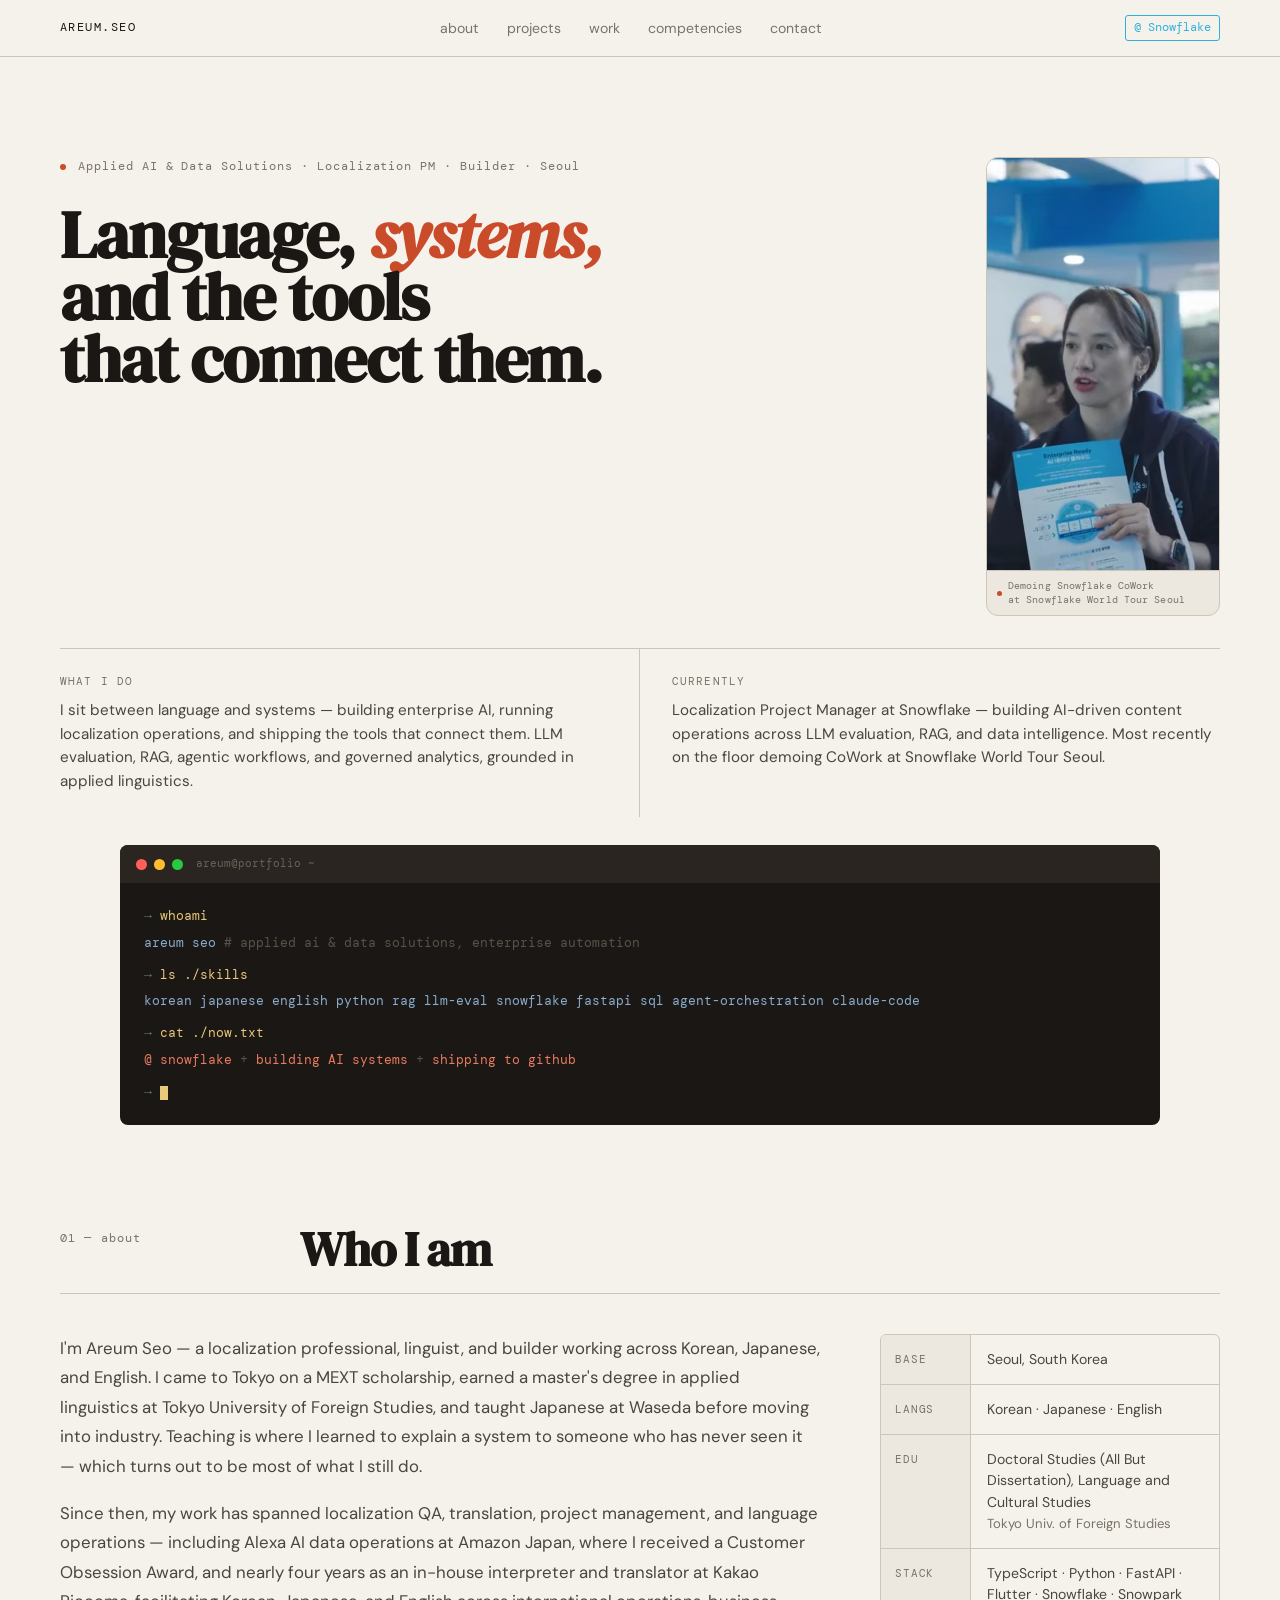
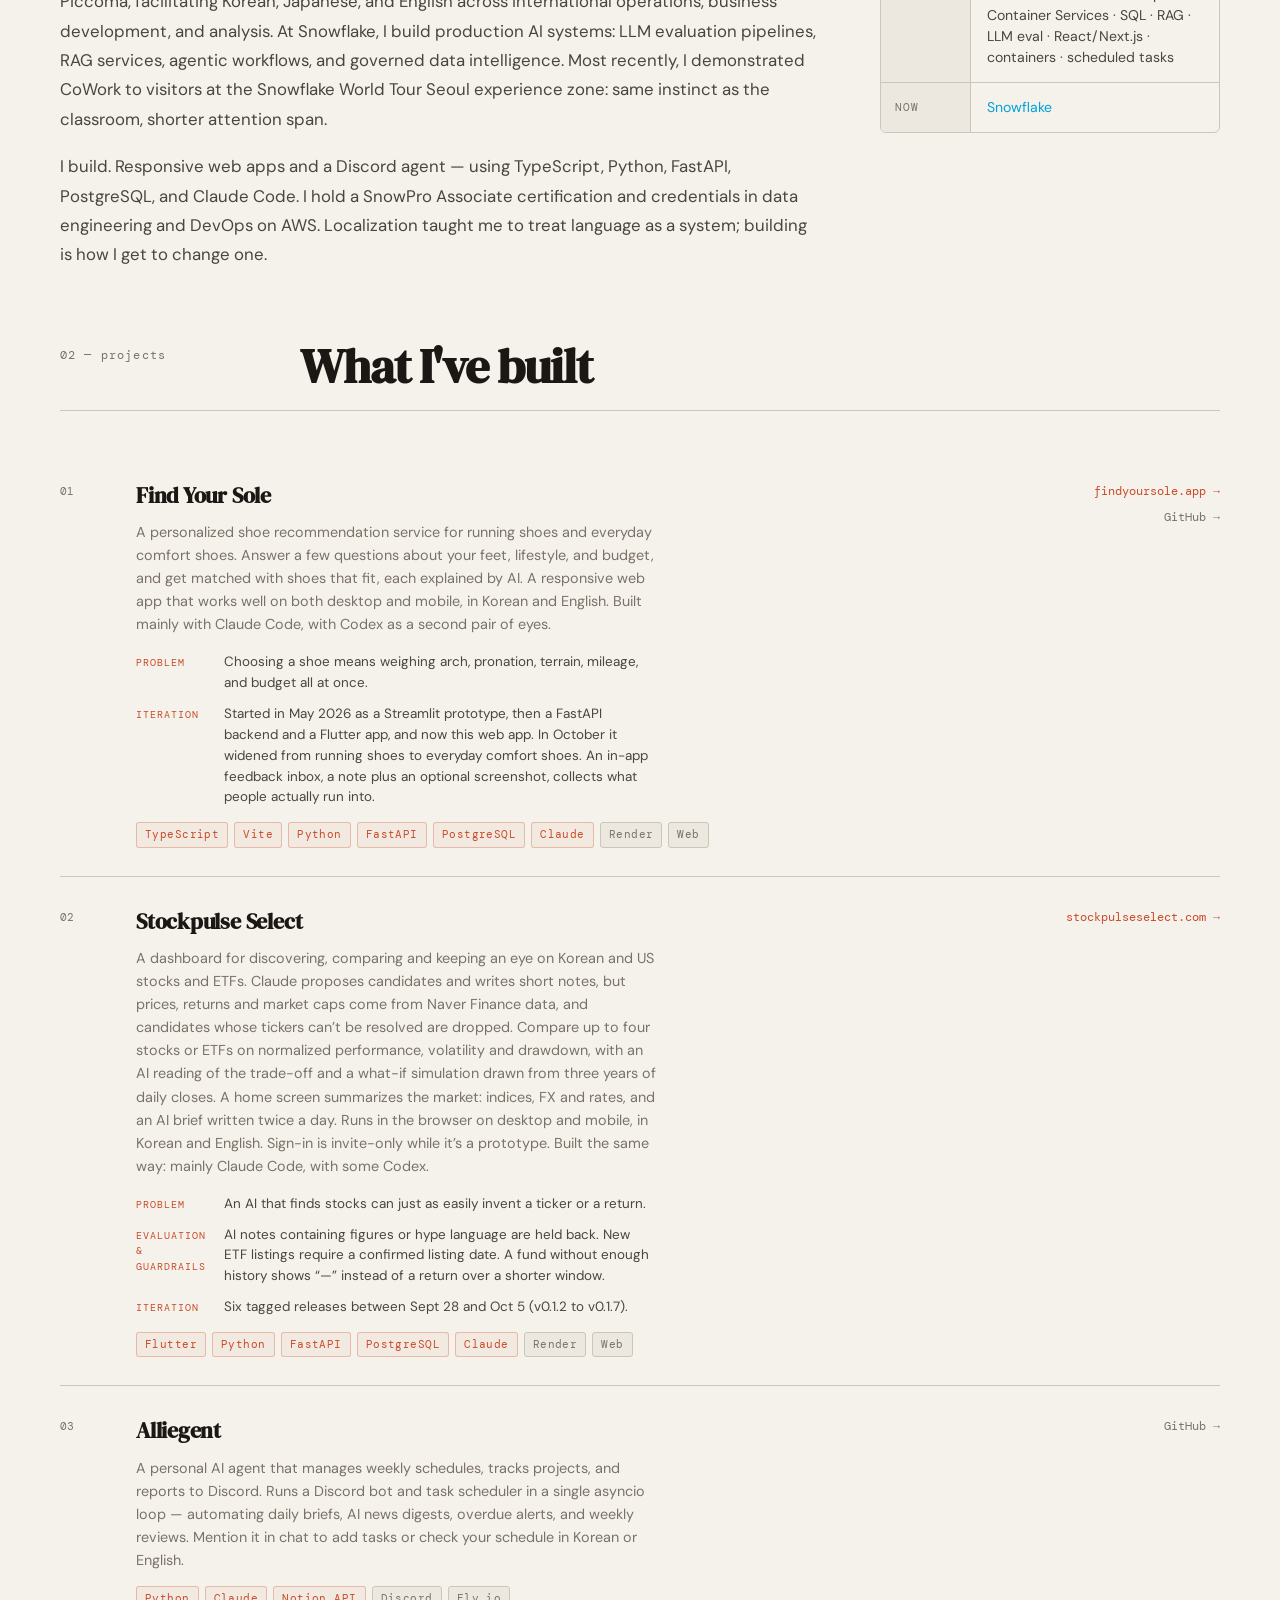
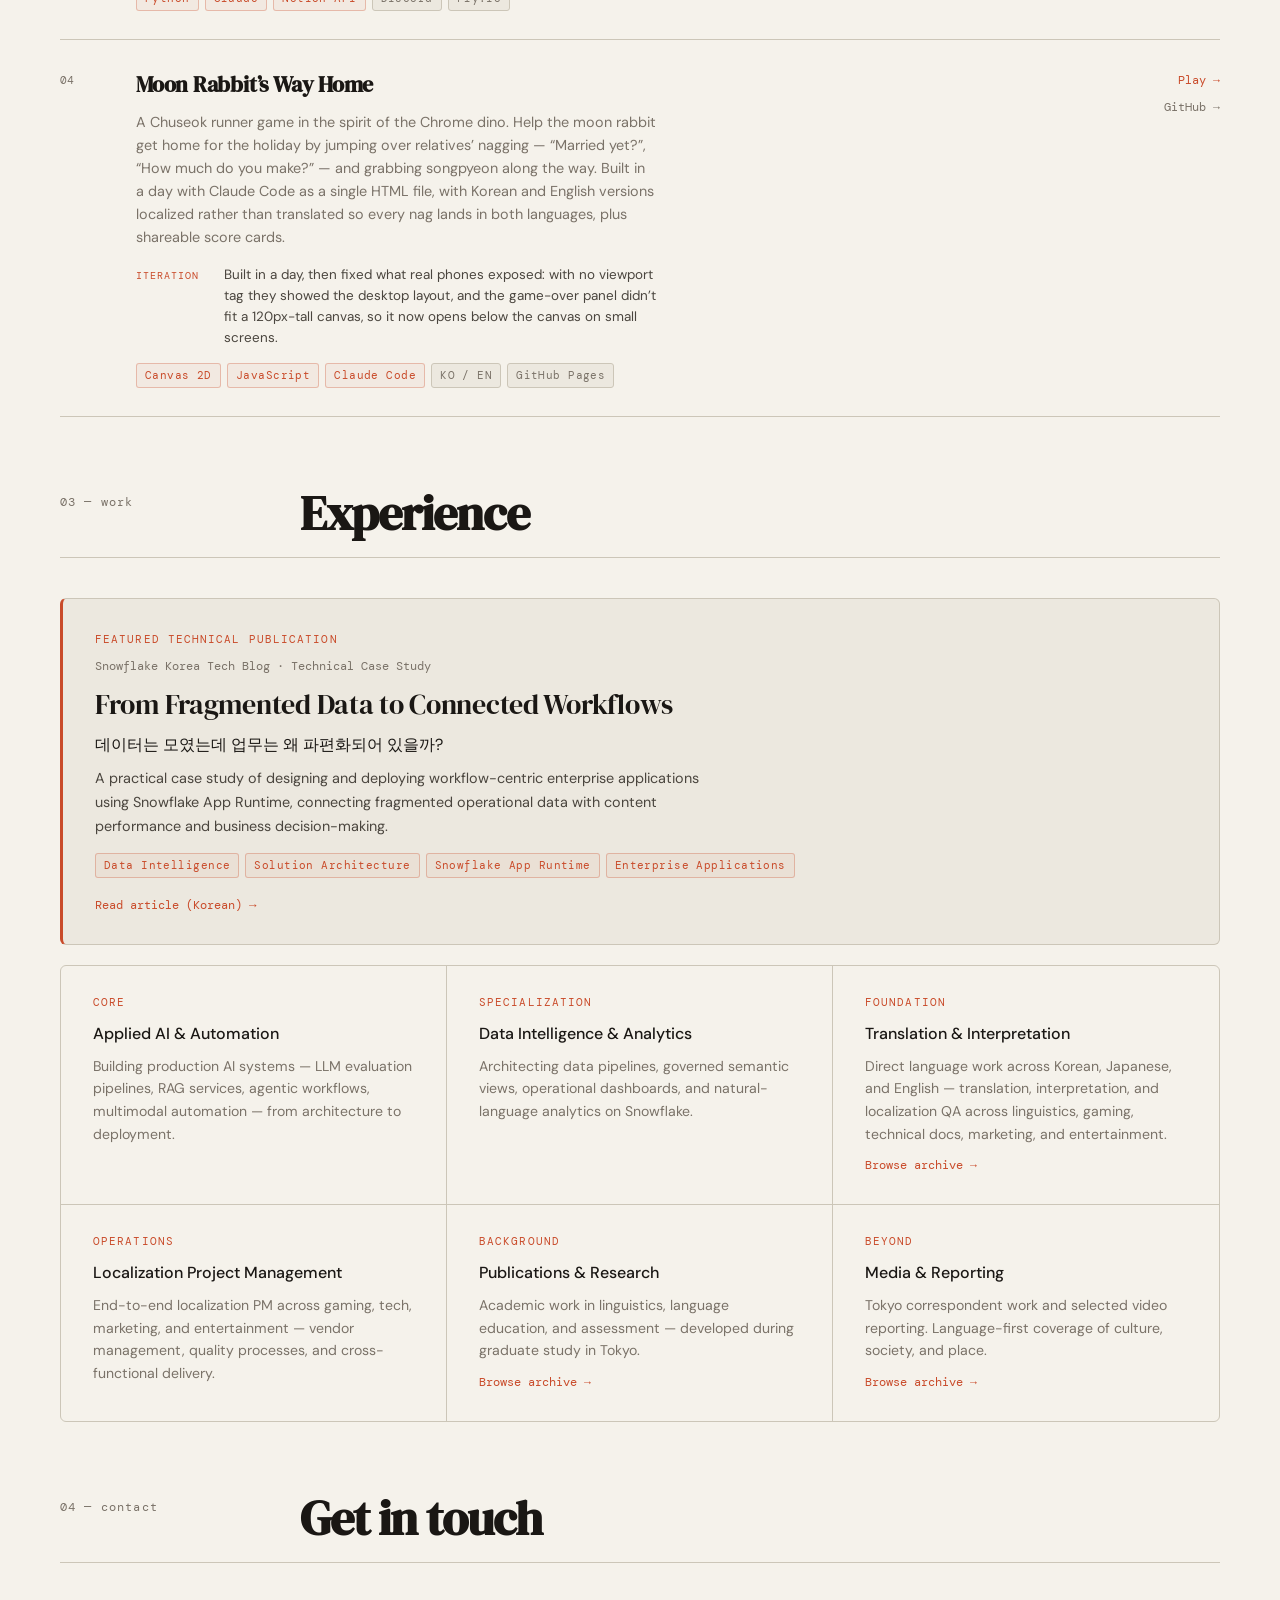
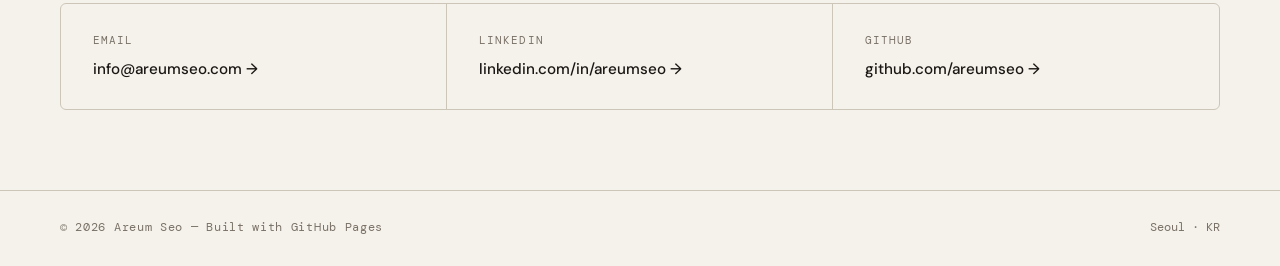
<file: index.html>
<!DOCTYPE html>
<html lang="en">
<head>
  <meta charset="UTF-8" />
  <meta name="viewport" content="width=device-width, initial-scale=1.0" />
  <title>Areum Seo</title>
  <meta name="description" content="Areum Seo — Localization PM, tool builder, and writer." />
  <!-- Google tag (gtag.js) -->
  <script async src="https://www.googletagmanager.com/gtag/js?id=G-6J8PH9CVDJ"></script>
  <script>
    window.dataLayer = window.dataLayer || [];
    function gtag(){dataLayer.push(arguments);}
    gtag('js', new Date());
    gtag('config', 'G-6J8PH9CVDJ');
  </script>
  <link rel="preconnect" href="https://fonts.googleapis.com">
  <link rel="preconnect" href="https://fonts.gstatic.com" crossorigin>
  <link href="https://fonts.googleapis.com/css2?family=DM+Serif+Display:ital@0;1&family=DM+Mono:wght@400;500&family=DM+Sans:ital,opsz,wght@0,9..40,300;0,9..40,400;0,9..40,500;1,9..40,300&display=swap" rel="stylesheet">
  <style>
    :root {
      --bg: #f5f2eb;
      --bg2: #ece8df;
      --ink: #1a1714;
      --ink2: #4a453e;
      --ink3: #7a7268;
      --rule: #ccc6b8;
      --accent: #c94b2a;
      --accent2: #e8a020;
      --code-bg: #1a1714;
      --code-fg: #e8c87a;
      --snowflake: #00A1D9;
    }

    * { box-sizing: border-box; margin: 0; padding: 0; }
    html { scroll-behavior: smooth; }

    body {
      font-family: 'DM Sans', sans-serif;
      background: var(--bg);
      color: var(--ink);
      line-height: 1.6;
      font-size: 15px;
    }

    a { color: inherit; text-decoration: none; }

    /* ── NAV ── */
    nav {
      position: sticky;
      top: 0;
      z-index: 50;
      background: var(--bg);
      border-bottom: 1px solid var(--rule);
      padding: 0 clamp(20px, 5vw, 60px);
    }

    .nav-inner {
      max-width: var(--max);
      margin: 0 auto;
      display: flex;
      align-items: center;
      justify-content: space-between;
      height: 56px;
      gap: 20px;
    }

    .brand {
      font-family: 'DM Mono', monospace;
      font-size: 0.78rem;
      letter-spacing: 0.12em;
      text-transform: uppercase;
      color: var(--ink);
    }

    .nav-menu {
      display: flex;
      gap: 28px;
      font-size: 0.88rem;
      color: var(--ink3);
      list-style: none;
    }

    .nav-menu a:hover { color: var(--ink); }

    .nav-tag {
      font-family: 'DM Mono', monospace;
      font-size: 0.72rem;
      color: var(--snowflake);
      border: 1px solid var(--snowflake);
      padding: 3px 8px;
      border-radius: 3px;
      opacity: 0.8;
    }

    /* ── HERO ── */
    .hero {
      padding: clamp(60px, 10vw, 100px) clamp(20px, 5vw, 60px) 0;
      max-width: calc(var(--max) + 120px);
      margin: 0 auto;
    }

    .hero-inner {
      display: flex;
      align-items: flex-start;
      gap: clamp(32px, 5vw, 72px);
    }

    .hero-content {
      flex: 1;
      min-width: 0;
    }

    .hero-portrait {
      flex-shrink: 0;
      width: clamp(160px, 20vw, 234px);
      display: flex;
      align-items: flex-start;
    }

    .hero-portrait > img {
      flex: 1.25 1 0;
      min-width: 0;
      border-radius: 16px;
      display: block;
      mix-blend-mode: multiply;
    }

    /* CoWork demo clip */
    .hero-demo {
      flex: 1 1 0;
      min-width: 0;
      border: 1px solid var(--rule);
      border-radius: 12px;
      overflow: hidden;
      background: var(--bg2);
    }

    .hero-demo video {
      width: 100%;
      display: block;
      aspect-ratio: 9 / 16;
      object-fit: cover;
      background: var(--bg2);
    }

    .hero-demo video img {
      width: 100%;
      display: block;
    }

    .hero-demo-caption {
      display: flex;
      align-items: center;
      gap: 6px;
      padding: 8px 10px;
      border-top: 1px solid var(--rule);
      font-family: 'DM Mono', monospace;
      font-size: 0.62rem;
      letter-spacing: 0.01em;
      line-height: 1.4;
      color: var(--ink3);
    }

    .hero-demo-caption .live {
      flex-shrink: 0;
      width: 5px;
      height: 5px;
      border-radius: 50%;
      background: var(--accent);
    }

    @media (max-width: 640px) {
      .hero-inner { flex-direction: column-reverse; align-items: center; }
      .hero-portrait { width: 180px; }
    }

    .hero-eyebrow {
      display: flex;
      align-items: center;
      gap: 12px;
      margin-bottom: 28px;
    }

    .hero-eyebrow span {
      font-family: 'DM Mono', monospace;
      font-size: 0.75rem;
      letter-spacing: 0.08em;
      color: var(--ink3);
    }

    .hero-eyebrow .dot {
      width: 6px;
      height: 6px;
      border-radius: 50%;
      background: var(--accent);
      flex-shrink: 0;
      animation: blink 2s ease infinite;
    }

    @keyframes blink {
      0%, 100% { opacity: 1; }
      50% { opacity: 0.2; }
    }

    .hero h1 {
      font-family: 'DM Serif Display', serif;
      font-size: clamp(2.2rem, 5.5vw, 4.2rem);
      line-height: 0.92;
      letter-spacing: -0.02em;
      color: var(--ink);
      max-width: 900px;
    }

    .hero h1 em {
      font-style: italic;
      color: var(--accent);
    }

    .hero-sub {
      margin-top: 32px;
      display: grid;
      grid-template-columns: 1fr 1fr;
      gap: 0;
      border-top: 1px solid var(--rule);
    }

    .hero-sub-item {
      padding: 24px 0 24px;
      border-right: 1px solid var(--rule);
    }

    .hero-sub-item:last-child {
      border-right: none;
      padding-left: 32px;
    }

    .hero-sub-item:first-child {
      padding-right: 32px;
    }

    .hero-sub-label {
      font-family: 'DM Mono', monospace;
      font-size: 0.7rem;
      letter-spacing: 0.1em;
      text-transform: uppercase;
      color: var(--ink3);
      margin-bottom: 8px;
    }

    .hero-sub-text {
      font-size: 0.95rem;
      color: var(--ink2);
      line-height: 1.55;
    }

    /* ── TERMINAL STRIP ── */
    .terminal-strip {
      margin: 0 clamp(20px, 5vw, 60px);
      border-radius: 8px;
      background: var(--code-bg);
      overflow: hidden;
    }

    .terminal-bar {
      display: flex;
      align-items: center;
      gap: 7px;
      padding: 10px 16px;
      background: #2a2520;
    }

    .terminal-bar .dot {
      width: 11px;
      height: 11px;
      border-radius: 50%;
    }

    .d-red { background: #ff5f57; }
    .d-yellow { background: #ffbd2e; }
    .d-green { background: #28c840; }

    .terminal-bar span:last-child {
      font-family: 'DM Mono', monospace;
      font-size: 0.7rem;
      color: #6a6258;
      margin-left: 6px;
    }

    .terminal-body {
      padding: 20px 24px;
      font-family: 'DM Mono', monospace;
      font-size: 0.82rem;
      line-height: 2;
      color: #a89880;
    }

    .t-prompt { color: #5a8a5a; }
    .t-cmd { color: var(--code-fg); }
    .t-out { color: #8aaccc; }
    .t-muted { color: #5a5248; }
    .t-accent { color: #e87a60; }
    .t-cursor {
      display: inline-block;
      width: 8px;
      height: 14px;
      background: var(--code-fg);
      vertical-align: middle;
      animation: cursor 1s step-end infinite;
    }

    @keyframes cursor {
      0%, 100% { opacity: 1; }
      50% { opacity: 0; }
    }

    /* ── SECTIONS ── */
    .wrap {
      max-width: var(--max);
      margin: 0 auto;
      padding: 0 clamp(20px, 5vw, 60px);
    }

    .section {
      padding: 72px 0 0;
    }

    .section-header {
      display: grid;
      grid-template-columns: 200px 1fr;
      gap: 40px;
      align-items: start;
      padding-bottom: 20px;
      border-bottom: 1px solid var(--rule);
      margin-bottom: 40px;
    }

    .section-num {
      font-family: 'DM Mono', monospace;
      font-size: 0.72rem;
      letter-spacing: 0.1em;
      color: var(--ink3);
      padding-top: 5px;
    }

    .section-title {
      font-family: 'DM Serif Display', serif;
      font-size: clamp(2rem, 4vw, 3rem);
      letter-spacing: -0.02em;
      line-height: 1;
    }

    /* ── ABOUT ── */
    .about-grid {
      display: grid;
      grid-template-columns: 1fr 340px;
      gap: 60px;
      align-items: start;
    }

    .about-text {
      font-size: 1.05rem;
      color: var(--ink2);
      line-height: 1.75;
    }

    .about-text p + p { margin-top: 18px; }

    .about-sidebar {
      display: flex;
      flex-direction: column;
      gap: 0;
      border: 1px solid var(--rule);
      border-radius: 6px;
      overflow: hidden;
    }

    .sidebar-row {
      display: grid;
      grid-template-columns: 90px 1fr;
      border-bottom: 1px solid var(--rule);
    }

    .sidebar-row:last-child { border-bottom: none; }

    .sidebar-key {
      font-family: 'DM Mono', monospace;
      font-size: 0.68rem;
      letter-spacing: 0.08em;
      text-transform: uppercase;
      color: var(--ink3);
      padding: 14px;
      background: var(--bg2);
      border-right: 1px solid var(--rule);
      display: flex;
      align-items: flex-start;
      padding-top: 16px;
    }

    .sidebar-val {
      font-size: 0.88rem;
      color: var(--ink2);
      padding: 14px 16px;
      line-height: 1.5;
    }

    /* ── PROJECTS ── */
    .projects-list {
      display: flex;
      flex-direction: column;
      gap: 0;
    }

    .project-row {
      display: grid;
      grid-template-columns: 48px 1fr auto;
      gap: 28px;
      align-items: start;
      padding: 28px 0;
      border-bottom: 1px solid var(--rule);
      position: relative;
      transition: background 0.15s;
    }

    .project-row::before {
      content: '';
      position: absolute;
      left: -20px;
      top: 0; bottom: 0;
      width: 3px;
      background: var(--accent);
      transform: scaleY(0);
      transform-origin: bottom;
      transition: transform 0.2s ease;
    }

    .project-row:hover::before { transform: scaleY(1); }

    .project-num {
      font-family: 'DM Mono', monospace;
      font-size: 0.7rem;
      color: var(--ink3);
      padding-top: 4px;
    }

    .project-body h3 {
      font-family: 'DM Serif Display', serif;
      font-size: 1.35rem;
      letter-spacing: -0.01em;
      margin-bottom: 8px;
      word-break: keep-all;
    }

    .project-body p {
      font-size: 0.9rem;
      color: var(--ink3);
      line-height: 1.6;
      max-width: 520px;
    }

    .project-notes {
      display: grid;
      gap: 10px;
      margin-top: 16px;
      max-width: 520px;
    }

    .project-note {
      display: grid;
      grid-template-columns: 76px 1fr;
      gap: 12px;
      font-size: 0.84rem;
      line-height: 1.55;
      color: var(--ink2);
    }

    .project-note-label {
      font-family: 'DM Mono', monospace;
      font-size: 0.64rem;
      letter-spacing: 0.1em;
      text-transform: uppercase;
      color: var(--accent);
      padding-top: 3px;
    }

    .project-tags {
      display: flex;
      flex-wrap: wrap;
      gap: 6px;
      margin-top: 14px;
    }

    .tag {
      font-family: 'DM Mono', monospace;
      font-size: 0.68rem;
      letter-spacing: 0.04em;
      color: var(--ink3);
      border: 1px solid var(--rule);
      border-radius: 3px;
      padding: 3px 8px;
      background: var(--bg2);
    }

    .tag.tech { color: var(--accent); border-color: rgba(201,75,42,0.3); background: rgba(201,75,42,0.05); }

    .project-link {
      display: flex;
      flex-direction: column;
      align-items: flex-end;
      gap: 8px;
      font-family: 'DM Mono', monospace;
      font-size: 0.72rem;
      color: var(--ink3);
      white-space: nowrap;
      padding-top: 4px;
      transition: color 0.15s;
    }

    .project-link a.primary { color: var(--accent); }

    .project-row:hover .project-link { color: var(--accent); }

    /* ── WORK ── */
    .featured {
      display: flex;
      flex-direction: column;
      gap: 10px;
      padding: 32px 32px 28px;
      margin-bottom: 20px;
      border: 1px solid var(--rule);
      border-left: 3px solid var(--accent);
      border-radius: 6px;
      background: var(--bg2);
    }

    .featured-label {
      font-family: 'DM Mono', monospace;
      font-size: 0.68rem;
      letter-spacing: 0.1em;
      text-transform: uppercase;
      color: var(--accent);
    }

    .featured-source {
      font-family: 'DM Mono', monospace;
      font-size: 0.72rem;
      color: var(--ink3);
    }

    .featured h3 {
      font-family: 'DM Serif Display', serif;
      font-size: clamp(1.4rem, 3vw, 1.75rem);
      font-weight: 400;
      letter-spacing: -0.01em;
      line-height: 1.25;
    }

    .featured-ko {
      font-size: 1rem;
      color: var(--ink);
      word-break: keep-all;
    }

    .featured p {
      font-size: 0.9rem;
      color: var(--ink2);
      line-height: 1.65;
      max-width: 640px;
    }

    .featured .project-tags { margin-top: 4px; }

    .featured-link {
      align-self: flex-start;
      margin-top: 8px;
      font-family: 'DM Mono', monospace;
      font-size: 0.78rem;
      color: var(--accent);
    }

    .featured-link:hover { text-decoration: underline; text-underline-offset: 3px; }

    .work-grid {
      display: grid;
      grid-template-columns: 1fr 1fr 1fr;
      gap: 0;
      border: 1px solid var(--rule);
      border-radius: 6px;
      overflow: hidden;
    }

    .work-cell {
      padding: 28px 32px;
      border-right: 1px solid var(--rule);
      border-bottom: 1px solid var(--rule);
    }

    .work-cell:nth-child(3n) { border-right: none; }
    .work-cell:nth-last-child(-n+3):nth-child(3n+1),
    .work-cell:nth-last-child(-n+3):nth-child(3n+2),
    .work-cell:nth-last-child(-n+3):nth-child(3n) { border-bottom: none; }
    .work-cell:last-child { border-bottom: none; }

    .work-cell.wide {
      grid-column: 1 / -1;
      border-right: none;
    }

    .work-cell-label {
      font-family: 'DM Mono', monospace;
      font-size: 0.68rem;
      letter-spacing: 0.1em;
      text-transform: uppercase;
      color: var(--accent);
      margin-bottom: 10px;
    }

    .work-cell h3 {
      font-size: 1rem;
      font-weight: 500;
      margin-bottom: 8px;
    }

    .work-cell p {
      font-size: 0.88rem;
      color: var(--ink3);
      line-height: 1.6;
    }

    /* ── CONTACT ── */
    .contact-row {
      display: grid;
      grid-template-columns: 1fr 1fr 1fr;
      gap: 0;
      border: 1px solid var(--rule);
      border-radius: 6px;
      overflow: hidden;
    }

    .contact-cell {
      padding: 28px 32px;
      border-right: 1px solid var(--rule);
      transition: background 0.15s;
    }

    .contact-cell:last-child { border-right: none; }
    .contact-cell:hover { background: var(--bg2); }

    .contact-cell-label {
      font-family: 'DM Mono', monospace;
      font-size: 0.68rem;
      letter-spacing: 0.1em;
      text-transform: uppercase;
      color: var(--ink3);
      margin-bottom: 8px;
    }

    .contact-cell a {
      font-size: 0.95rem;
      font-weight: 500;
      color: var(--ink);
      display: block;
    }

    .contact-cell a:hover { color: var(--accent); }

    /* ── FOOTER ── */
    footer {
      margin-top: 80px;
      border-top: 1px solid var(--rule);
      padding: 28px 0;
    }

    .footer-inner {
      display: flex;
      justify-content: space-between;
      align-items: center;
      flex-wrap: wrap;
      gap: 12px;
    }

    .footer-left {
      font-family: 'DM Mono', monospace;
      font-size: 0.72rem;
      letter-spacing: 0.06em;
      color: var(--ink3);
    }

    .footer-right {
      font-family: 'DM Mono', monospace;
      font-size: 0.72rem;
      color: var(--ink3);
    }

    /* ── RESPONSIVE ── */
    @media (max-width: 860px) {
      .hero-sub { grid-template-columns: 1fr; }
      .hero-sub-item { border-right: none; border-top: 1px solid var(--rule); padding: 20px 0; }
      .hero-sub-item:first-child { border-top: none; padding-left: 0; }
      .hero-sub-item:last-child { padding-left: 0; }

      .section-header { grid-template-columns: 1fr; gap: 8px; }

      .about-grid { grid-template-columns: 1fr; }

      .project-row { grid-template-columns: 40px 1fr; }
      .project-note { grid-template-columns: 1fr; gap: 2px; }
      .project-link {
        grid-column: 2;
        flex-direction: row;
        align-items: center;
        gap: 18px;
        padding-top: 0;
        margin-top: 14px;
      }

      .work-grid { grid-template-columns: 1fr; }
      .work-cell { border-right: none; }
      .work-cell:nth-last-child(-n+3):nth-child(3n+1),
      .work-cell:nth-last-child(-n+3):nth-child(3n+2),
      .work-cell:nth-last-child(-n+3):nth-child(3n) { border-bottom: 1px solid var(--rule); }
      .work-cell:last-child { border-bottom: none; }


      .contact-row { grid-template-columns: 1fr; }
      .contact-cell { border-right: none; border-bottom: 1px solid var(--rule); }
      .contact-cell:last-child { border-bottom: none; }
    }

    @media (max-width: 560px) {
      .terminal-strip { border-radius: 0; margin: 0; }
    }

    /* ── ANIMATIONS ── */
    .fade-up {
      opacity: 0;
      transform: translateY(20px);
      transition: opacity 0.5s ease, transform 0.5s ease;
    }

    .fade-up.visible {
      opacity: 1;
      transform: none;
    }
    @media (max-width: 640px) {
      .nav-tag { display: none; }
      .nav-inner { gap: 14px; }
      .nav-menu { gap: 14px; font-size: 0.82rem; overflow-x: auto; scrollbar-width: none; }
      .nav-menu { min-width: 0; }
      .nav-menu li, .brand { flex: none; white-space: nowrap; }
    }
  </style>
</head>
<body>

  <!-- NAV -->
  <nav>
    <div class="nav-inner">
      <a class="brand" href="#top">areum.seo</a>
      <ul class="nav-menu">
        <li><a href="#about">about</a></li>
        <li><a href="#projects">projects</a></li>
        <li><a href="#work">work</a></li>
        <li><a href="competency-map/">competencies</a></li>
        <li><a href="#contact">contact</a></li>
      </ul>
      <a href="https://www.snowflake.com/ko/" target="_blank" class="nav-tag">@ Snowflake</a>
    </div>
  </nav>

  <!-- HERO -->
  <header id="top" class="hero">
    <div class="hero-inner">
      <div class="hero-content">
        <div class="hero-eyebrow">
          <div class="dot"></div>
          <span>Applied AI & Data Solutions · Localization PM · Builder · Seoul</span>
        </div>
        <h1>Language, <em>systems,</em><br>and the tools<br>that connect them.</h1>
      </div>
      <div class="hero-portrait">
        <figure class="hero-demo">
          <video autoplay loop muted playsinline preload="metadata"
                 poster="cowork-demo-poster.jpg"
                 aria-label="Areum Seo demoing Snowflake CoWork at Snowflake World Tour Seoul">
            <source src="cowork-demo.webm" type="video/webm" />
            <source src="cowork-demo.mp4" type="video/mp4" />
            <img src="cowork-demo-poster.jpg" alt="Areum Seo demoing Snowflake CoWork at Snowflake World Tour Seoul" />
          </video>
          <figcaption class="hero-demo-caption">
            <span class="live"></span>
            <span>Demoing Snowflake CoWork<br />at Snowflake World Tour Seoul</span>
          </figcaption>
        </figure>
      </div>
      <script>
        // Honor reduced-motion: freeze the demo loop on its poster frame.
        (function () {
          var q = window.matchMedia('(prefers-reduced-motion: reduce)');
          var v = document.querySelector('.hero-demo video');
          if (!v) return;
          function sync() { if (q.matches) { v.removeAttribute('loop'); v.pause(); } }
          sync();
          q.addEventListener('change', sync);
          v.addEventListener('play', sync);
        })();
      </script>
    </div>
    <div class="hero-sub">
      <div class="hero-sub-item">
        <div class="hero-sub-label">What I do</div>
        <div class="hero-sub-text">
          I sit between language and systems — building enterprise AI, running localization operations, and shipping the tools that connect them. LLM evaluation, RAG, agentic workflows, and governed analytics, grounded in applied linguistics.
        </div>
      </div>
      <div class="hero-sub-item">
        <div class="hero-sub-label">Currently</div>
        <div class="hero-sub-text">
          Localization Project Manager at Snowflake &mdash; building AI-driven content operations across LLM evaluation, RAG, and data intelligence. Most recently on the floor demoing CoWork at Snowflake World Tour Seoul.
        </div>
      </div>
    </div>
  </header>

  <!-- TERMINAL STRIP -->
  <div style="padding: 28px clamp(20px, 5vw, 60px); max-width: calc(var(--max) + 120px); margin: 0 auto;">
    <div class="terminal-strip">
      <div class="terminal-bar">
        <div class="dot d-red"></div>
        <div class="dot d-yellow"></div>
        <div class="dot d-green"></div>
        <span>areum@portfolio ~ </span>
      </div>
      <div class="terminal-body">
        <div><span class="t-prompt">→ </span><span class="t-cmd">whoami</span></div>
        <div><span class="t-out">areum seo</span> <span class="t-muted"># applied ai & data solutions, enterprise automation</span></div>
        <div style="margin-top: 6px;"><span class="t-prompt">→ </span><span class="t-cmd">ls ./skills</span></div>
        <div><span class="t-out">korean</span> <span class="t-out">japanese</span> <span class="t-out">english</span> <span class="t-out">python</span> <span class="t-out">rag</span> <span class="t-out">llm-eval</span> <span class="t-out">snowflake</span> <span class="t-out">fastapi</span> <span class="t-out">sql</span> <span class="t-out">agent-orchestration</span> <span class="t-out">claude-code</span></div>
        <div style="margin-top: 6px;"><span class="t-prompt">→ </span><span class="t-cmd">cat ./now.txt</span></div>
        <div><span class="t-accent">@ snowflake</span> <span class="t-muted">+</span> <span class="t-accent">building AI systems</span> <span class="t-muted">+</span> <span class="t-accent">shipping to github</span></div>
        <div style="margin-top: 6px;"><span class="t-prompt">→ </span><span class="t-cursor"></span></div>
      </div>
    </div>
  </div>

  <main class="wrap">

    <!-- ABOUT -->
    <section id="about" class="section fade-up">
      <div class="section-header">
        <div class="section-num">01 — about</div>
        <h2 class="section-title">Who I am</h2>
      </div>
      <div class="about-grid">
        <div class="about-text">
          <p>
            I'm Areum Seo — a localization professional, linguist, and builder working across Korean, Japanese, and English. I came to Tokyo on a MEXT scholarship, earned a master's degree in applied linguistics at Tokyo University of Foreign Studies, and taught Japanese at Waseda before moving into industry. Teaching is where I learned to explain a system to someone who has never seen it — which turns out to be most of what I still do.
          </p>
          <p>
            Since then, my work has spanned localization QA, translation, project management, and language operations — including Alexa AI data operations at Amazon Japan, where I received a Customer Obsession Award, and nearly four years as an in-house interpreter and translator at Kakao Piccoma, facilitating Korean, Japanese, and English across international operations, business development, and analysis. At Snowflake, I build production AI systems: LLM evaluation pipelines, RAG services, agentic workflows, and governed data intelligence. Most recently, I demonstrated CoWork to visitors at the Snowflake World Tour Seoul experience zone: same instinct as the classroom, shorter attention span.
          </p>
          <p>
            I build. Responsive web apps and a Discord agent — using TypeScript, Python, FastAPI, PostgreSQL, and Claude Code. I hold a SnowPro Associate certification and credentials in data engineering and DevOps on AWS. Localization taught me to treat language as a system; building is how I get to change one.
          </p>
        </div>
        <div class="about-sidebar">
          <div class="sidebar-row">
            <div class="sidebar-key">base</div>
            <div class="sidebar-val">Seoul, South Korea</div>
          </div>
          <div class="sidebar-row">
            <div class="sidebar-key">langs</div>
            <div class="sidebar-val">Korean · Japanese · English</div>
          </div>
          <div class="sidebar-row">
            <div class="sidebar-key">edu</div>
            <div class="sidebar-val">Doctoral Studies (All But Dissertation), Language and Cultural Studies<br><span style="color:var(--ink3);font-size:0.82rem;">Tokyo Univ. of Foreign Studies</span></div>
          </div>
          <div class="sidebar-row">
            <div class="sidebar-key">stack</div>
            <div class="sidebar-val">TypeScript · Python · FastAPI · Flutter · Snowflake · Snowpark Container Services · SQL · RAG · LLM eval · React/Next.js · containers · scheduled tasks</div>
          </div>
          <div class="sidebar-row">
            <div class="sidebar-key">now</div>
            <div class="sidebar-val"><a href="https://www.snowflake.com/ko/" target="_blank" style="color:var(--snowflake);">Snowflake</a></div>
          </div>
        </div>
      </div>
    </section>

    <!-- PROJECTS -->
    <section id="projects" class="section fade-up">
      <div class="section-header">
        <div class="section-num">02 — projects</div>
        <h2 class="section-title">What I've built</h2>
      </div>
      <div class="projects-list">

        <div class="project-row">
          <div class="project-num">01</div>
          <div class="project-body">
            <h3>Find Your Sole</h3>
            <p>A personalized shoe recommendation service for running shoes and everyday comfort shoes. Answer a few questions about your feet, lifestyle, and budget, and get matched with shoes that fit, each explained by AI. A responsive web app that works well on both desktop and mobile, in Korean and English. Built mainly with Claude Code, with Codex as a second pair of eyes.</p>
            <div class="project-notes">
              <div class="project-note"><span class="project-note-label">Problem</span><span>Choosing a shoe means weighing arch, pronation, terrain, mileage, and budget all at once.</span></div>
              <div class="project-note"><span class="project-note-label">Iteration</span><span>Started in May 2026 as a Streamlit prototype, then a FastAPI backend and a Flutter app, and now this web app. In October it widened from running shoes to everyday comfort shoes. An in-app feedback inbox, a note plus an optional screenshot, collects what people actually run into.</span></div>
            </div>
            <div class="project-tags">
              <span class="tag tech">TypeScript</span>
              <span class="tag tech">Vite</span>
              <span class="tag tech">Python</span>
              <span class="tag tech">FastAPI</span>
              <span class="tag tech">PostgreSQL</span>
              <span class="tag tech">Claude</span>
              <span class="tag">Render</span>
              <span class="tag">Web</span>
            </div>
          </div>
          <div class="project-link">
            <a class="primary" href="https://findyoursole.app" target="_blank">findyoursole.app →</a>
            <a href="https://github.com/areumseo/find-your-sole" target="_blank">GitHub →</a>
          </div>
        </div>

        <div class="project-row">
          <div class="project-num">02</div>
          <div class="project-body">
            <h3>Stockpulse Select</h3>
            <p>A dashboard for discovering, comparing and keeping an eye on Korean and US stocks and ETFs. Claude proposes candidates and writes short notes, but prices, returns and market caps come from Naver Finance data, and candidates whose tickers can&rsquo;t be resolved are dropped. Compare up to four stocks or ETFs on normalized performance, volatility and drawdown, with an AI reading of the trade-off and a what-if simulation drawn from three years of daily closes. A home screen summarizes the market: indices, FX and rates, and an AI brief written twice a day. Runs in the browser on desktop and mobile, in Korean and English. Sign-in is invite-only while it&rsquo;s a prototype. Built the same way: mainly Claude Code, with some Codex.</p>
            <div class="project-notes">
              <div class="project-note"><span class="project-note-label">Problem</span><span>An AI that finds stocks can just as easily invent a ticker or a return.</span></div>
              <div class="project-note"><span class="project-note-label">Evaluation & guardrails</span><span>AI notes containing figures or hype language are held back. New ETF listings require a confirmed listing date. A fund without enough history shows &ldquo;&mdash;&rdquo; instead of a return over a shorter window.</span></div>
              <div class="project-note"><span class="project-note-label">Iteration</span><span>Six tagged releases between Sept 28 and Oct 5 (v0.1.2 to v0.1.7).</span></div>
            </div>
            <div class="project-tags">
              <span class="tag tech">Flutter</span>
              <span class="tag tech">Python</span>
              <span class="tag tech">FastAPI</span>
              <span class="tag tech">PostgreSQL</span>
              <span class="tag tech">Claude</span>
              <span class="tag">Render</span>
              <span class="tag">Web</span>
            </div>
          </div>
          <div class="project-link">
            <a class="primary" href="https://stockpulseselect.com" target="_blank">stockpulseselect.com →</a>
          </div>
        </div>

        <div class="project-row">
          <div class="project-num">03</div>
          <div class="project-body">
            <h3>Alliegent</h3>
            <p>A personal AI agent that manages weekly schedules, tracks projects, and reports to Discord. Runs a Discord bot and task scheduler in a single asyncio loop — automating daily briefs, AI news digests, overdue alerts, and weekly reviews. Mention it in chat to add tasks or check your schedule in Korean or English.</p>
            <div class="project-tags">
              <span class="tag tech">Python</span>
              <span class="tag tech">Claude</span>
              <span class="tag tech">Notion API</span>
              <span class="tag">Discord</span>
              <span class="tag">Fly.io</span>
            </div>
          </div>
          <div class="project-link"><a href="https://github.com/areumseo/alliegent" target="_blank">GitHub →</a></div>
        </div>

        <div class="project-row">
          <div class="project-num">04</div>
          <div class="project-body">
            <h3>Moon Rabbit&rsquo;s Way Home</h3>
            <p>A Chuseok runner game in the spirit of the Chrome dino. Help the moon rabbit get home for the holiday by jumping over relatives&rsquo; nagging &mdash; &ldquo;Married yet?&rdquo;, &ldquo;How much do you make?&rdquo; &mdash; and grabbing songpyeon along the way. Built in a day with Claude Code as a single HTML file, with Korean and English versions localized rather than translated so every nag lands in both languages, plus shareable score cards.</p>
            <div class="project-notes">
              <div class="project-note"><span class="project-note-label">Iteration</span><span>Built in a day, then fixed what real phones exposed: with no viewport tag they showed the desktop layout, and the game-over panel didn&rsquo;t fit a 120px-tall canvas, so it now opens below the canvas on small screens.</span></div>
            </div>
            <div class="project-tags">
              <span class="tag tech">Canvas 2D</span>
              <span class="tag tech">JavaScript</span>
              <span class="tag tech">Claude Code</span>
              <span class="tag">KO / EN</span>
              <span class="tag">GitHub Pages</span>
            </div>
          </div>
          <div class="project-link">
            <a class="primary" href="https://areumseo.com/moon-rabbit-run/" target="_blank">Play →</a>
            <a href="https://github.com/areumseo/moon-rabbit-run" target="_blank">GitHub →</a>
          </div>
        </div>

      </div>
    </section>

    <!-- WORK -->
    <section id="work" class="section fade-up">
      <div class="section-header">
        <div class="section-num">03 — work</div>
        <h2 class="section-title">Experience</h2>
      </div>
      <article class="featured">
        <div class="featured-label">Featured Technical Publication</div>
        <div class="featured-source">Snowflake Korea Tech Blog · Technical Case Study</div>
        <h3>From Fragmented Data to Connected Workflows</h3>
        <div class="featured-ko" lang="ko">데이터는 모였는데 업무는 왜 파편화되어 있을까?</div>
        <p>A practical case study of designing and deploying workflow-centric enterprise applications using Snowflake App Runtime, connecting fragmented operational data with content performance and business decision-making.</p>
        <div class="project-tags">
          <span class="tag tech">Data Intelligence</span>
          <span class="tag tech">Solution Architecture</span>
          <span class="tag tech">Snowflake App Runtime</span>
          <span class="tag tech">Enterprise Applications</span>
        </div>
        <a class="featured-link" href="https://snowflake-kr.medium.com/%EB%8D%B0%EC%9D%B4%ED%84%B0%EB%8A%94-%EB%AA%A8%EC%98%80%EB%8A%94%EB%8D%B0-%EC%97%85%EB%AC%B4%EB%8A%94-%EC%99%9C-%ED%8C%8C%ED%8E%B8%ED%99%94%EB%90%98%EC%96%B4-%EC%9E%88%EC%9D%84%EA%B9%8C-8be6d6f34956" target="_blank" rel="noopener">Read article (Korean) →</a>
      </article>
      <div class="work-grid">
        <div class="work-cell">
          <div class="work-cell-label">Core</div>
          <h3>Applied AI & Automation</h3>
          <p>Building production AI systems — LLM evaluation pipelines, RAG services, agentic workflows, multimodal automation — from architecture to deployment.</p>
        </div>
        <div class="work-cell">
          <div class="work-cell-label">Specialization</div>
          <h3>Data Intelligence & Analytics</h3>
          <p>Architecting data pipelines, governed semantic views, operational dashboards, and natural-language analytics on Snowflake.</p>
        </div>
        <div class="work-cell">
          <div class="work-cell-label">Foundation</div>
          <h3>Translation & Interpretation</h3>
          <p>Direct language work across Korean, Japanese, and English — translation, interpretation, and localization QA across linguistics, gaming, technical docs, marketing, and entertainment.</p>
          <a href="work-experience.html" style="font-family:'DM Mono',monospace;font-size:0.72rem;color:var(--accent);margin-top:12px;display:inline-block;">Browse archive →</a>
        </div>
        <div class="work-cell">
          <div class="work-cell-label">Operations</div>
          <h3>Localization Project Management</h3>
          <p>End-to-end localization PM across gaming, tech, marketing, and entertainment — vendor management, quality processes, and cross-functional delivery.</p>
        </div>
        <div class="work-cell">
          <div class="work-cell-label">Background</div>
          <h3>Publications & Research</h3>
          <p>Academic work in linguistics, language education, and assessment — developed during graduate study in Tokyo.</p>
          <a href="publications.html" style="font-family:'DM Mono',monospace;font-size:0.72rem;color:var(--accent);margin-top:12px;display:inline-block;">Browse archive →</a>
        </div>
        <div class="work-cell">
          <div class="work-cell-label">Beyond</div>
          <h3>Media & Reporting</h3>
          <p>Tokyo correspondent work and selected video reporting. Language-first coverage of culture, society, and place.</p>
          <a href="media.html" style="font-family:'DM Mono',monospace;font-size:0.72rem;color:var(--accent);margin-top:12px;display:inline-block;">Browse archive →</a>
        </div>
      </div>
    </section>

    <!-- CONTACT -->
    <section id="contact" class="section fade-up">
      <div class="section-header">
        <div class="section-num">04 — contact</div>
        <h2 class="section-title">Get in touch</h2>
      </div>
      <div class="contact-row" style="grid-template-columns: 1fr 1fr 1fr;">
        <div class="contact-cell">
          <div class="contact-cell-label">Email</div>
          <a href="mailto:info@areumseo.com">info@areumseo.com →</a>
        </div>
        <div class="contact-cell">
          <div class="contact-cell-label">LinkedIn</div>
          <a href="https://www.linkedin.com/in/areumseo/" target="_blank">linkedin.com/in/areumseo →</a>
        </div>
        <div class="contact-cell">
          <div class="contact-cell-label">GitHub</div>
          <a href="https://github.com/areumseo" target="_blank">github.com/areumseo →</a>
        </div>
      </div>
    </section>

  </main>

  <!-- FOOTER -->
  <footer>
    <div class="wrap footer-inner">
      <div class="footer-left">© <span id="year"></span> Areum Seo — Built with GitHub Pages</div>
      <div class="footer-right">Seoul · KR</div>
    </div>
  </footer>

  <script>
    document.getElementById('year').textContent = new Date().getFullYear();

    // Fade-up on scroll
    const observer = new IntersectionObserver((entries) => {
      entries.forEach(e => {
        if (e.isIntersecting) {
          e.target.classList.add('visible');
        }
      });
    }, { threshold: 0.08 });

    document.querySelectorAll('.fade-up').forEach(el => observer.observe(el));
  </script>
</body>
</html>
</file>
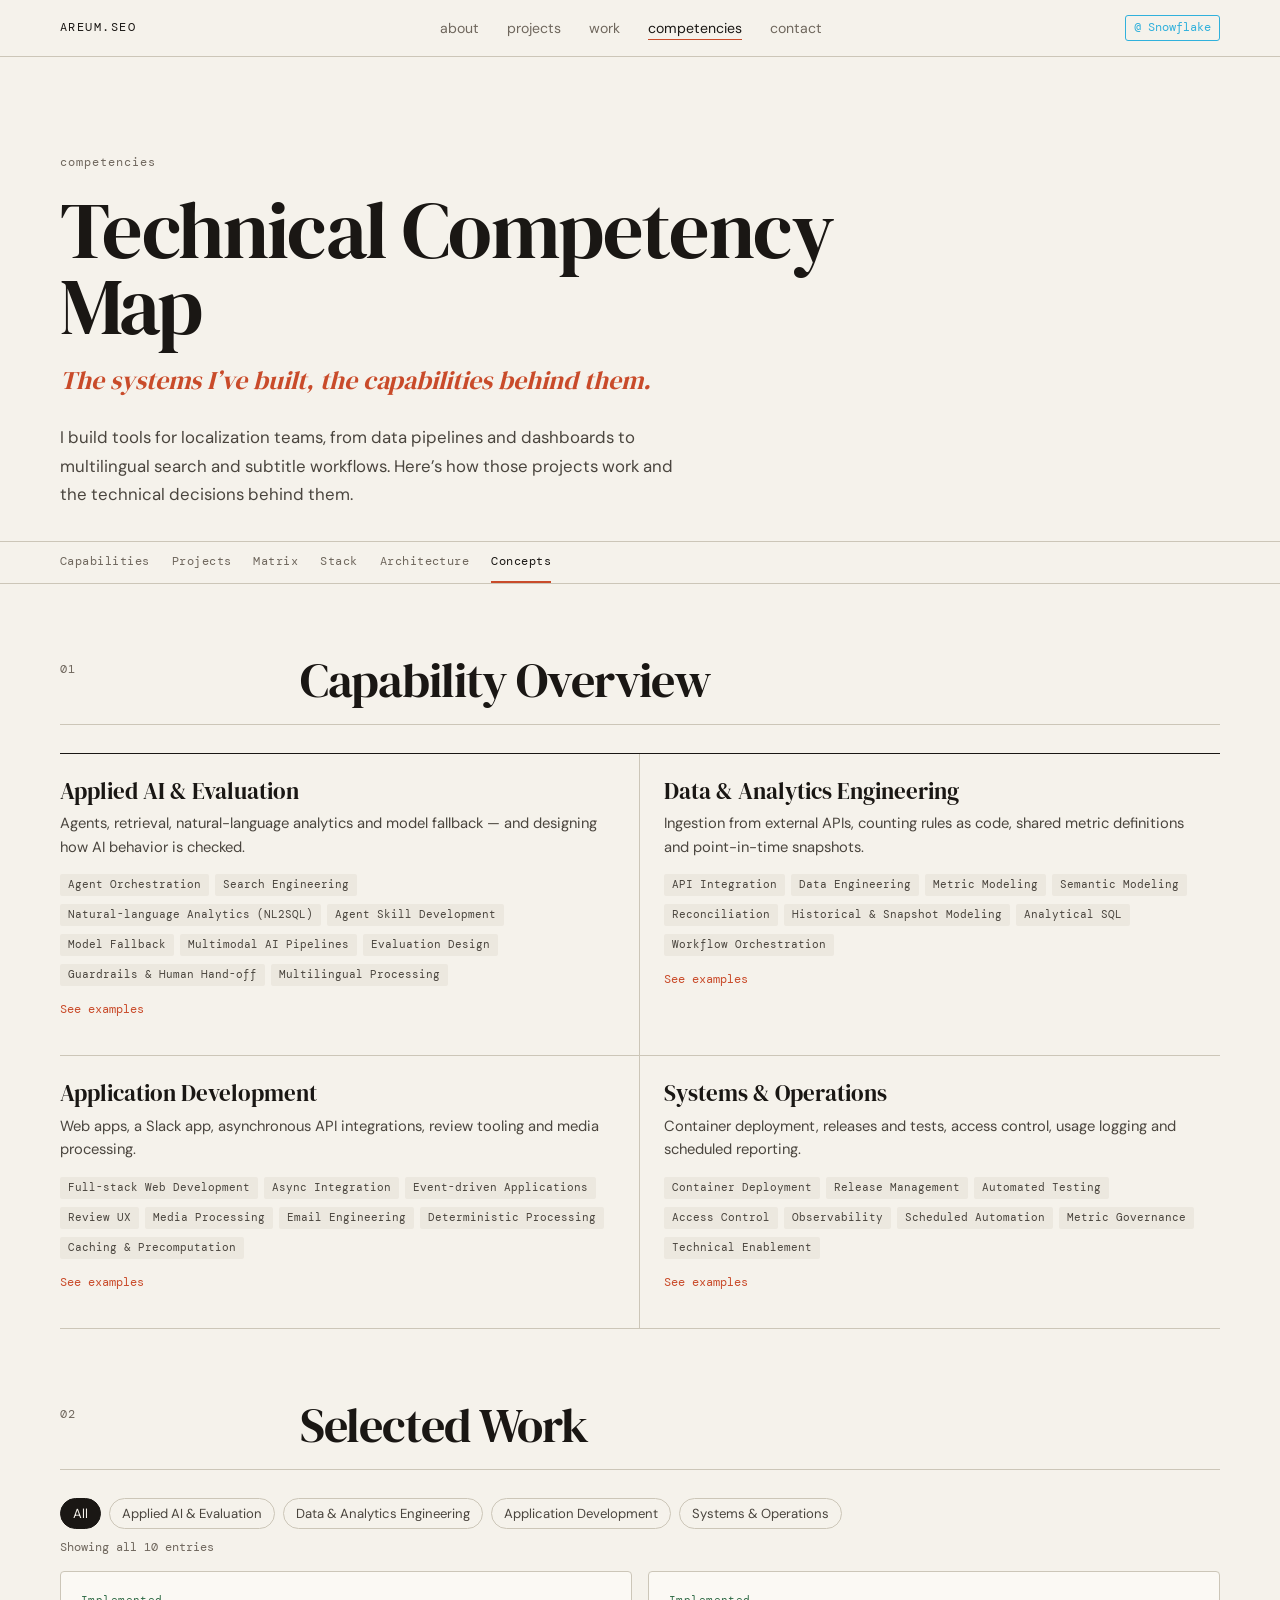
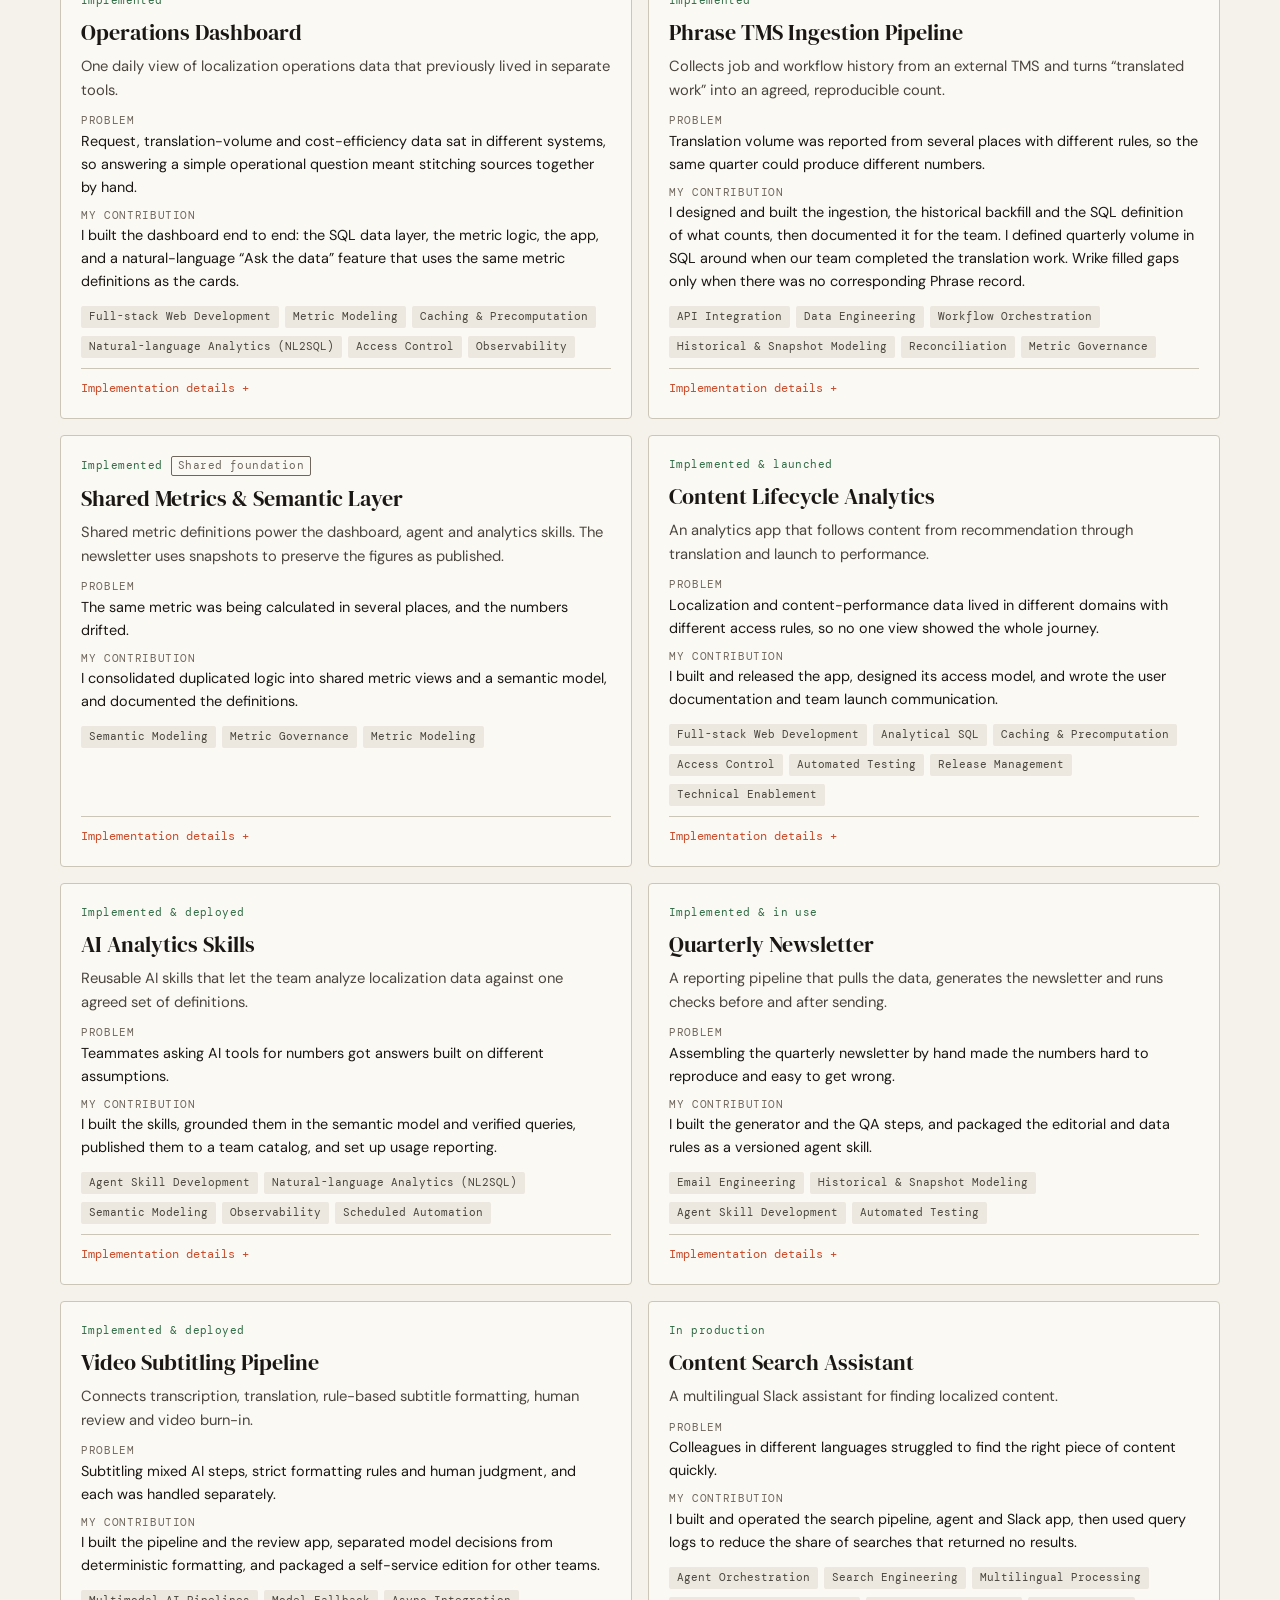
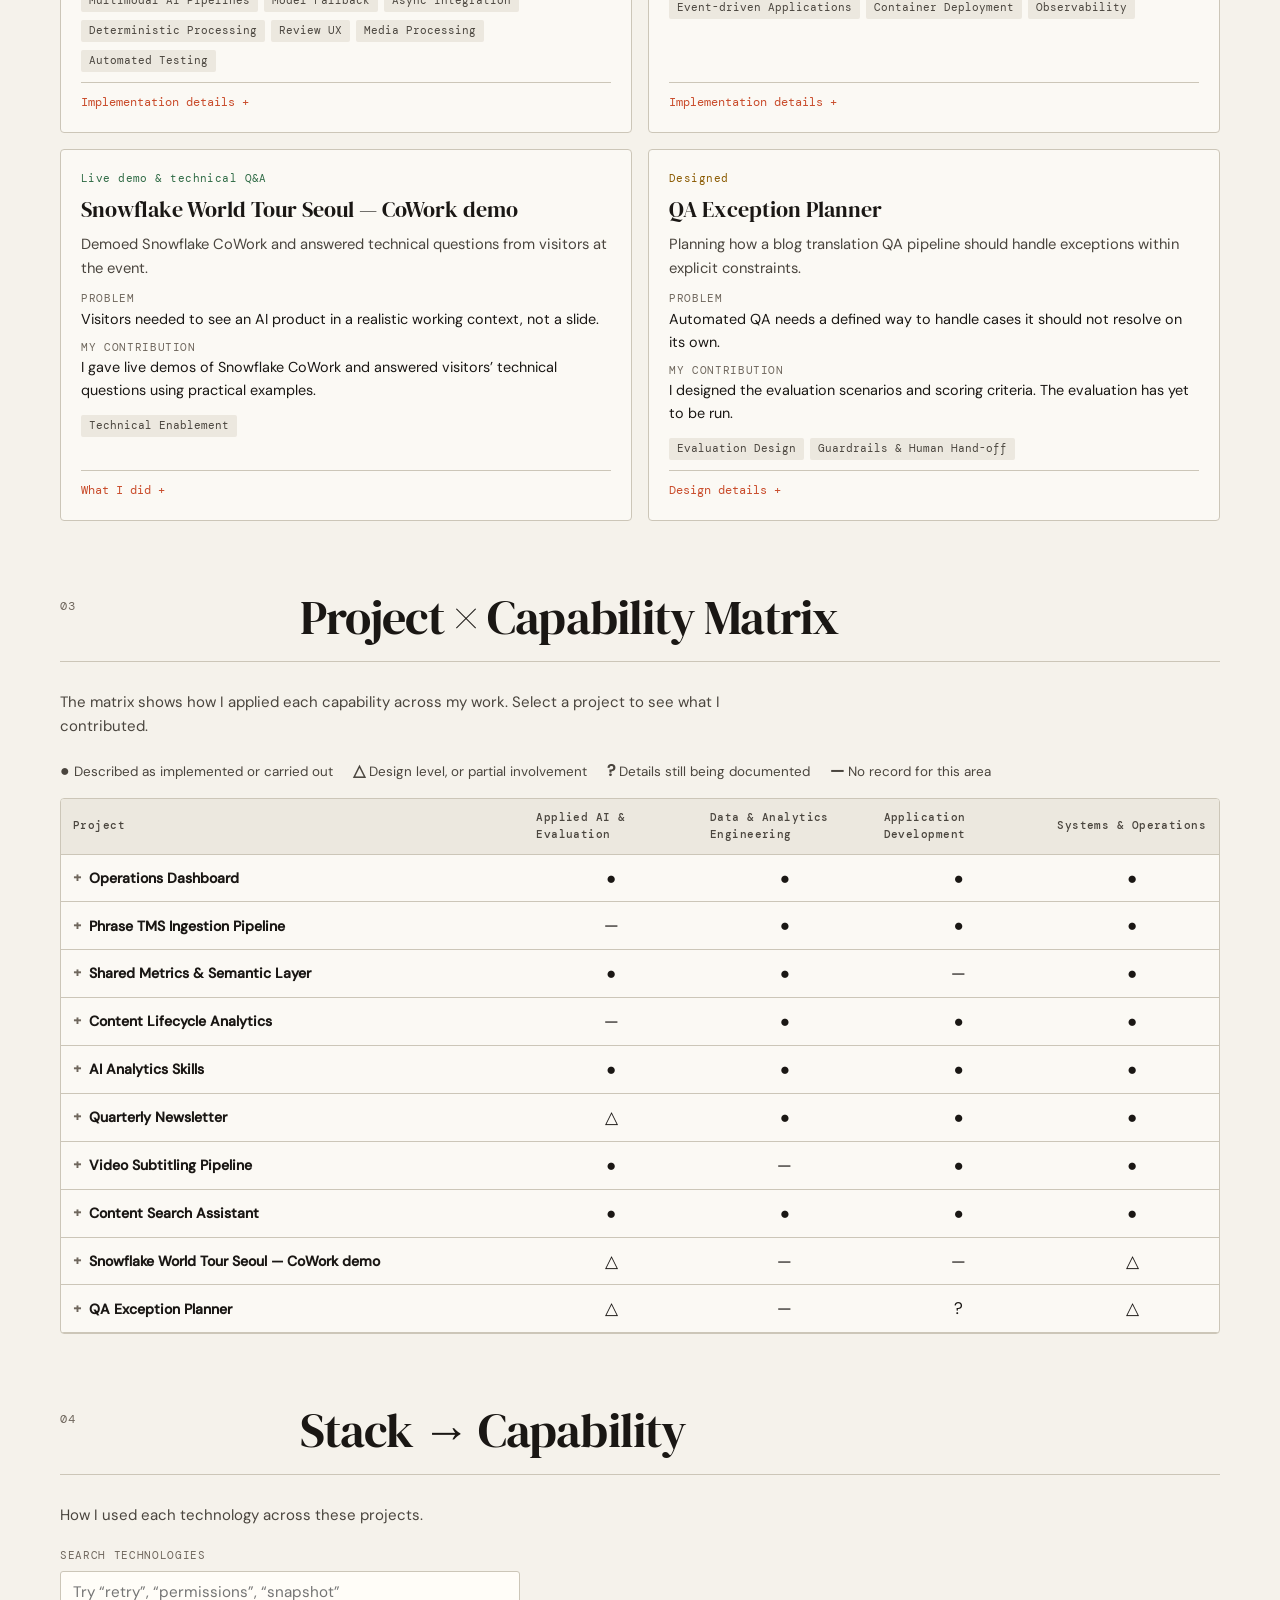
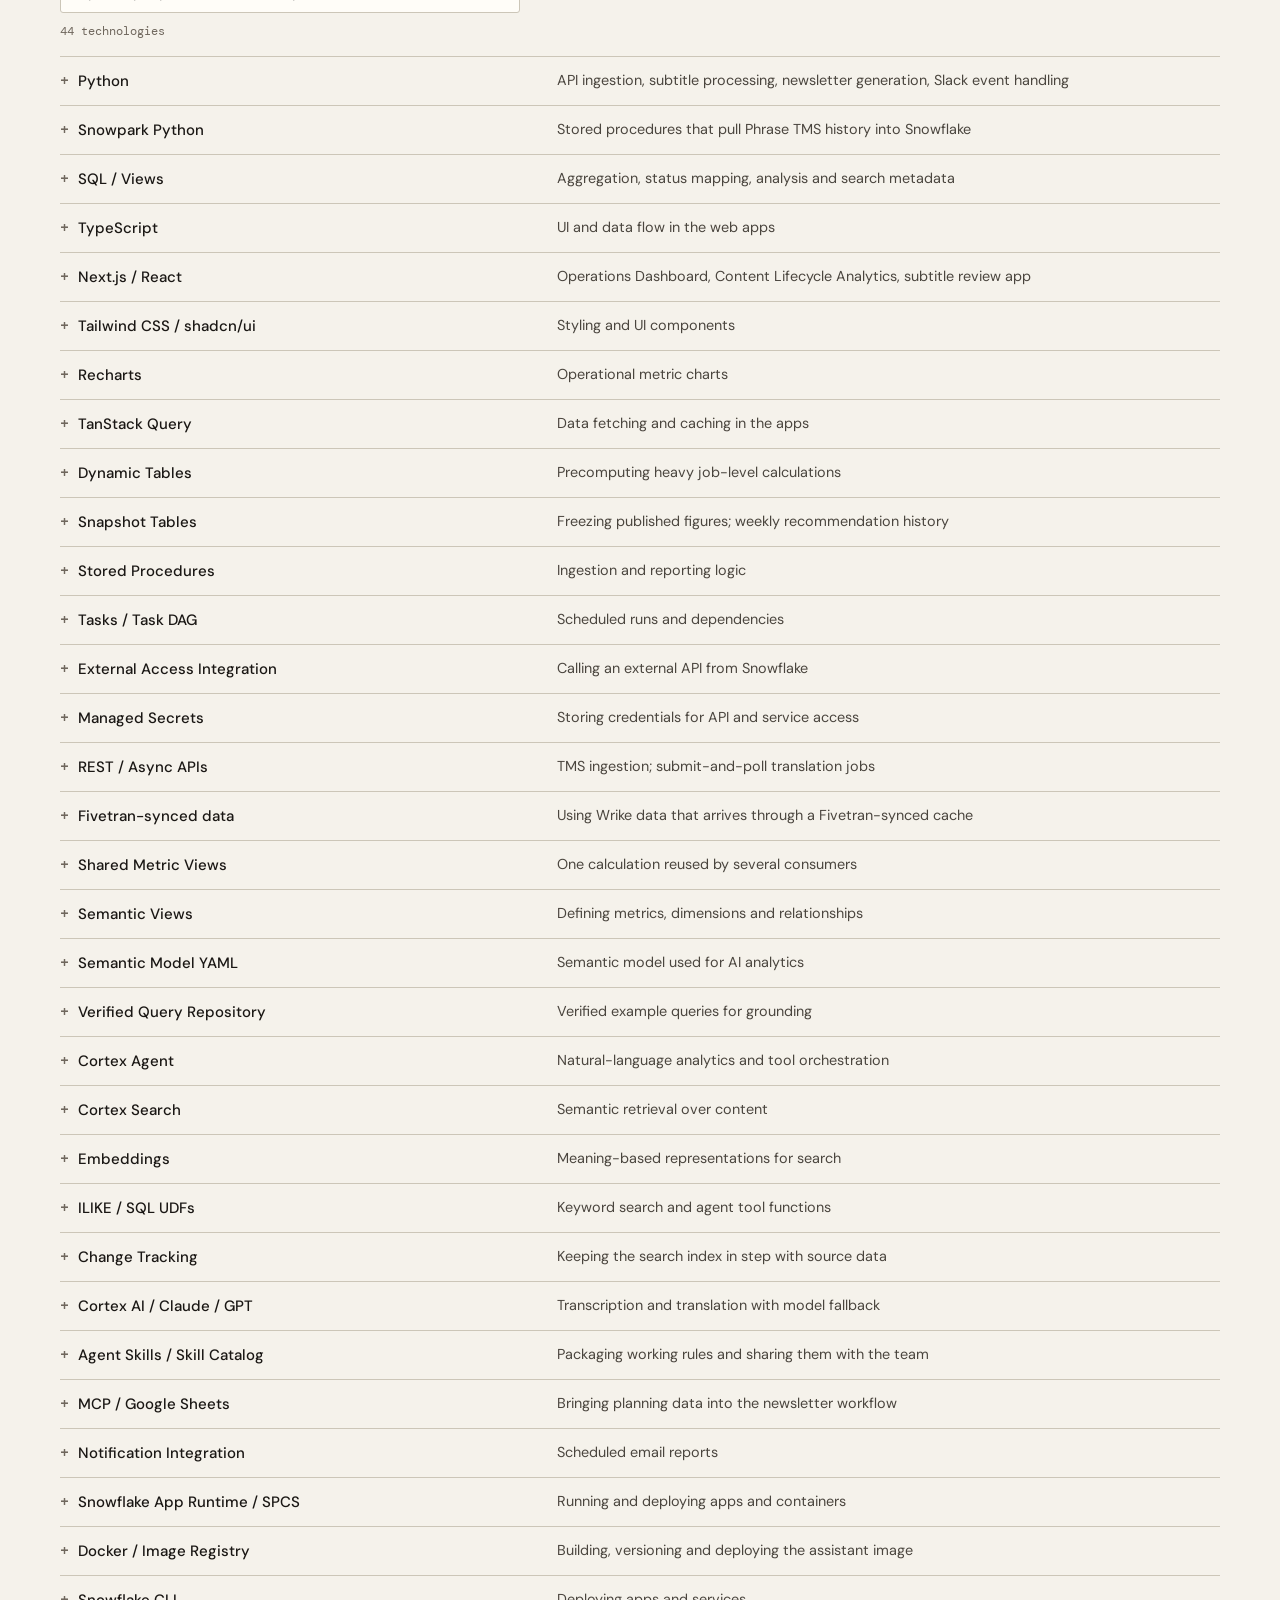
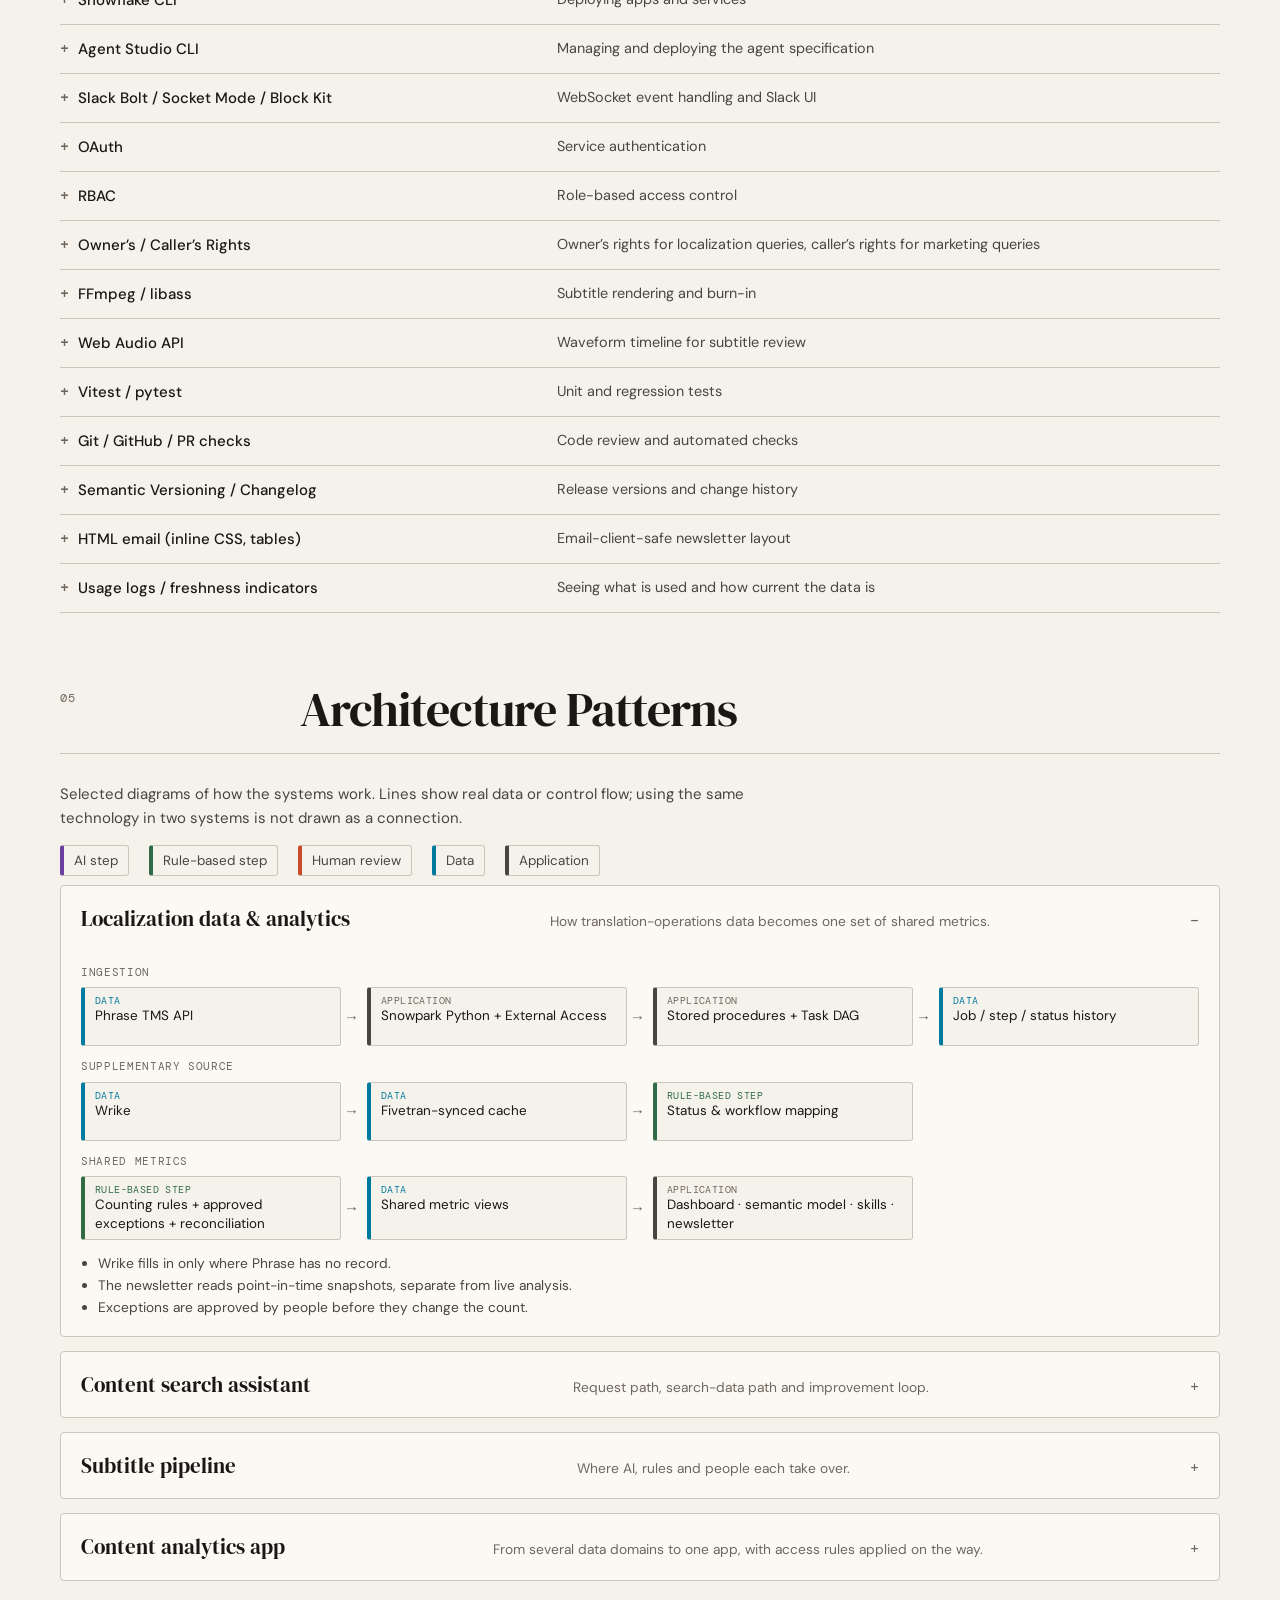
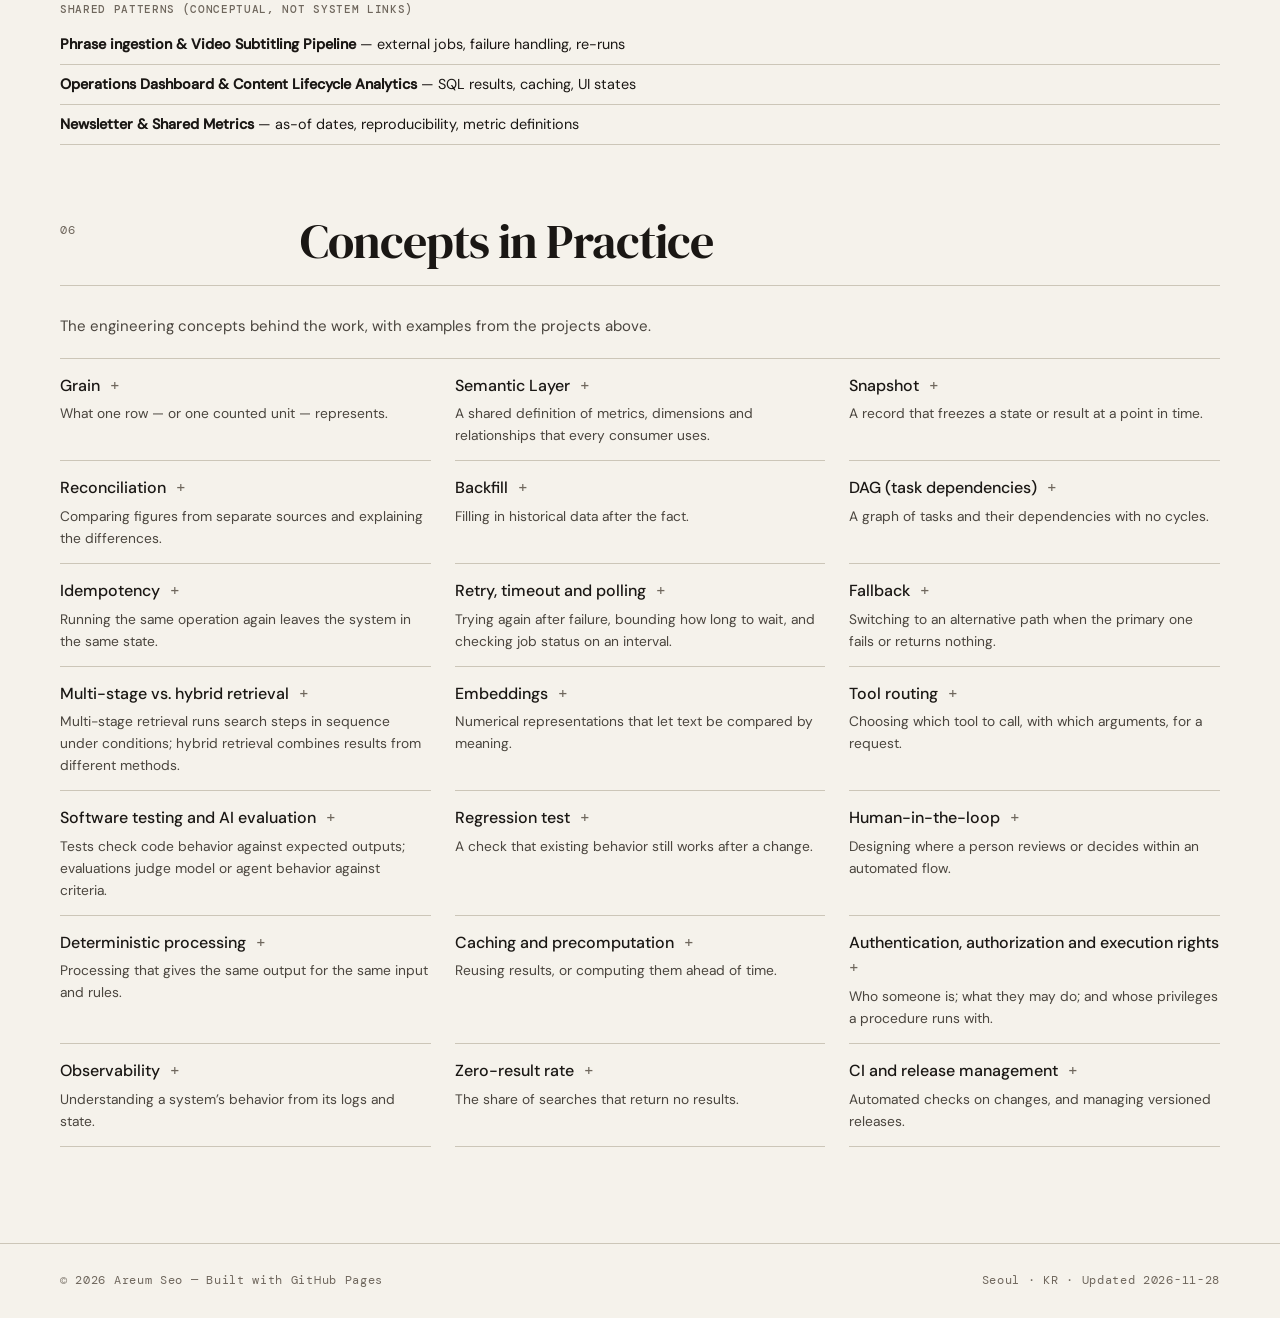
<file: competency-map/index.html>
<!DOCTYPE html>
<html lang="en">
<head>
  <meta charset="UTF-8" />
  <meta name="viewport" content="width=device-width, initial-scale=1.0" />
  <title>Technical Competency Map — Areum Seo</title>
  <meta name="description" content="The systems Areum Seo has built and the technical capabilities behind them: applied AI and evaluation, data and analytics engineering, application development, and systems and operations." />
  <link rel="stylesheet" href="map.css?v=20261128b" />
</head>
<body>
  <a class="skip-link" href="#main">Skip to content</a>

  <nav aria-label="Site">
    <div class="nav-inner">
      <a class="brand" href="../index.html">areum.seo</a>
      <ul class="nav-menu">
        <li><a href="../index.html#about">about</a></li>
        <li><a href="../index.html#projects">projects</a></li>
        <li><a href="../index.html#work">work</a></li>
        <li><a href="./" class="active" aria-current="page">competencies</a></li>
        <li><a href="../index.html#contact">contact</a></li>
      </ul>
      <a href="https://www.snowflake.com/ko/" target="_blank" rel="noopener" class="nav-tag">@ Snowflake</a>
    </div>
  </nav>

  <header class="page-header" id="top">
    <p class="page-eyebrow">Competencies</p>
    <h1 class="page-title">Technical Competency Map</h1>
    <p class="page-subtitle">The systems I’ve built, the capabilities behind them.</p>
    <p class="page-desc">I build tools for localization teams, from data pipelines and dashboards to multilingual search and subtitle workflows. Here’s how those projects work and the technical decisions behind them.</p>
  </header>

  <nav class="subnav" aria-label="On this page">
    <ol class="subnav-list">
      <li><a href="#capabilities">Capabilities</a></li>
      <li><a href="#projects">Projects</a></li>
      <li><a href="#matrix">Matrix</a></li>
      <li><a href="#stack">Stack</a></li>
      <li><a href="#architecture">Architecture</a></li>
      <li><a href="#concepts">Concepts</a></li>
    </ol>
  </nav>

  <main id="main" class="wrap" tabindex="-1">
    <noscript><p class="noscript">This page needs JavaScript to show the project data.</p></noscript>

    <section class="section" id="capabilities" aria-labelledby="h-capabilities">
      <div class="section-header"><span class="section-num">01</span><h2 class="section-title" id="h-capabilities">Capability Overview</h2></div>
      <div class="area-grid" id="area-grid"></div>
    </section>

    <section class="section" id="projects" aria-labelledby="h-projects">
      <div class="section-header"><span class="section-num">02</span><h2 class="section-title" id="h-projects">Selected Work</h2></div>
      <div class="chips" role="group" aria-label="Filter projects by capability area" id="project-filter"></div>
      <p class="count" id="project-count" aria-live="polite"></p>
      <div class="card-grid" id="project-list"></div>
    </section>

    <section class="section" id="matrix" aria-labelledby="h-matrix">
      <div class="section-header"><span class="section-num">03</span><h2 class="section-title" id="h-matrix">Project × Capability Matrix</h2></div>
      <p class="lead">The matrix shows how I applied each capability across my work. Select a project to see what I contributed.</p>
      <ul class="legend" id="matrix-legend"></ul>
      <div id="matrix-body"></div>
    </section>

    <section class="section" id="stack" aria-labelledby="h-stack">
      <div class="section-header"><span class="section-num">04</span><h2 class="section-title" id="h-stack">Stack → Capability</h2></div>
      <p class="lead">How I used each technology across these projects.</p>
      <div class="search">
        <label for="stack-q">Search technologies</label>
        <input type="search" id="stack-q" placeholder="Try “retry”, “permissions”, “snapshot”" autocomplete="off" />
      </div>
      <p class="count" id="stack-count" aria-live="polite"></p>
      <div id="stack-list" class="stack-list"></div>
    </section>

    <section class="section" id="architecture" aria-labelledby="h-arch">
      <div class="section-header"><span class="section-num">05</span><h2 class="section-title" id="h-arch">Architecture Patterns</h2></div>
      <p class="lead">Selected diagrams of how the systems work. Lines show real data or control flow; using the same technology in two systems is not drawn as a connection.</p>
      <ul class="legend" id="arch-legend"></ul>
      <div id="arch-list"></div>
    </section>

    <section class="section" id="concepts" aria-labelledby="h-concepts">
      <div class="section-header"><span class="section-num">06</span><h2 class="section-title" id="h-concepts">Concepts in Practice</h2></div>
      <p class="lead">The engineering concepts behind the work, with examples from the projects above.</p>
      <div class="concept-grid" id="concept-list"></div>
    </section>
  </main>

  <footer>
    <div class="wrap footer-inner">
      <div class="footer-left">© <span id="year"></span> Areum Seo — Built with GitHub Pages</div>
      <div class="footer-right" id="footer-updated">Seoul · KR</div>
    </div>
  </footer>

  <script src="map.js?v=20261128b"></script>
</body>
</html>
</file>
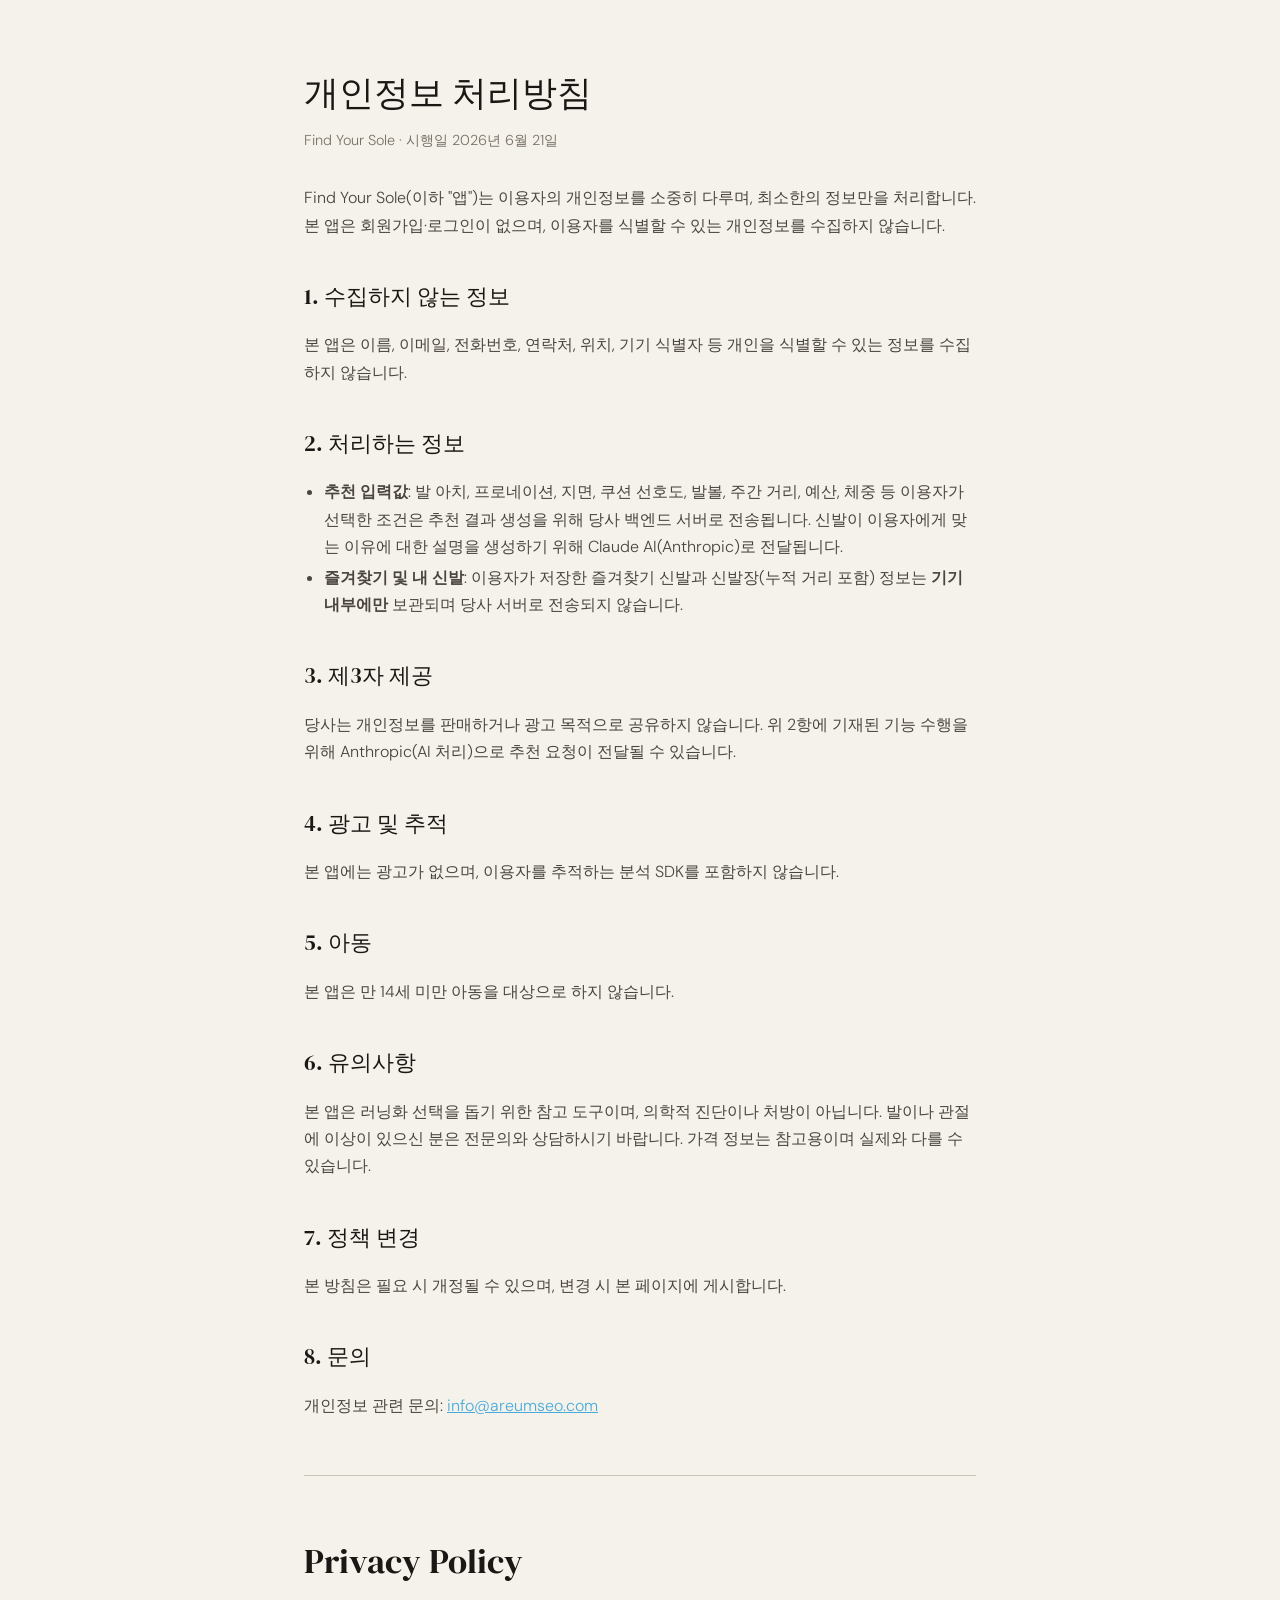
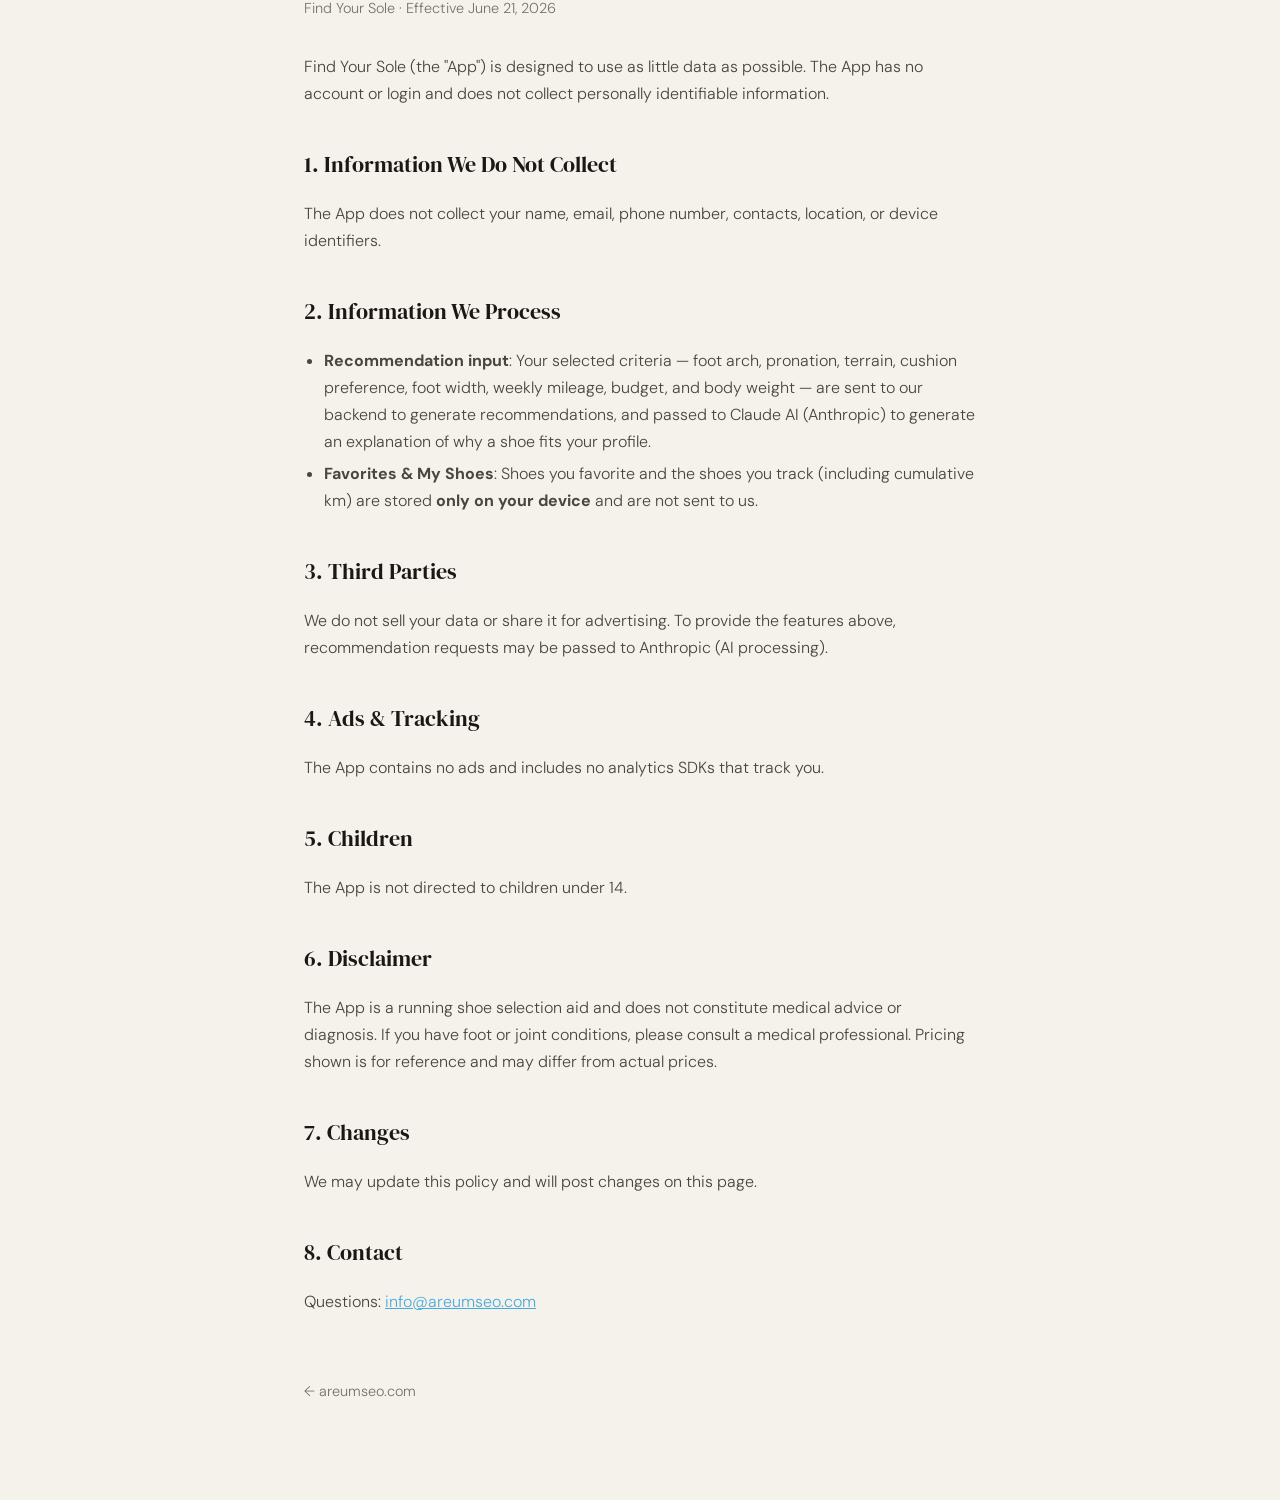
<file: findyoursole-privacy.html>
<!DOCTYPE html>
<html lang="ko">
<head>
  <meta charset="UTF-8" />
  <meta name="viewport" content="width=device-width, initial-scale=1.0" />
  <title>Find Your Sole — Privacy Policy</title>
  <meta name="description" content="Privacy Policy for the Find Your Sole iOS app." />
  <link rel="preconnect" href="https://fonts.googleapis.com">
  <link rel="preconnect" href="https://fonts.gstatic.com" crossorigin>
  <link href="https://fonts.googleapis.com/css2?family=DM+Serif+Display&family=DM+Sans:opsz,wght@9..40,300;9..40,400;9..40,500&display=swap" rel="stylesheet">
  <style>
    :root {
      --bg: #f5f2eb;
      --ink: #1a1714;
      --ink2: #4a453e;
      --ink3: #7a7268;
      --rule: #ccc6b8;
      --accent: #4aabdb;
    }
    * { box-sizing: border-box; }
    body {
      margin: 0;
      background: var(--bg);
      color: var(--ink2);
      font-family: "DM Sans", -apple-system, sans-serif;
      font-weight: 300;
      line-height: 1.7;
      -webkit-font-smoothing: antialiased;
    }
    .wrap { max-width: 720px; margin: 0 auto; padding: 64px 24px 96px; }
    h1 {
      font-family: "DM Serif Display", serif;
      font-weight: 400;
      color: var(--ink);
      font-size: 2.2rem;
      margin: 0 0 4px;
    }
    h2 {
      font-family: "DM Serif Display", serif;
      font-weight: 400;
      color: var(--ink);
      font-size: 1.35rem;
      margin: 40px 0 8px;
    }
    .meta { color: var(--ink3); font-size: 0.9rem; margin-bottom: 32px; }
    a { color: var(--accent); }
    ul { padding-left: 20px; }
    li { margin: 4px 0; }
    hr { border: none; border-top: 1px solid var(--rule); margin: 56px 0; }
    .lang-en { color: var(--ink2); }
    .back { display: inline-block; margin-top: 48px; color: var(--ink3); text-decoration: none; font-size: 0.9rem; }
    .back:hover { color: var(--accent); }
  </style>
</head>
<body>
  <div class="wrap">
    <h1>개인정보 처리방침</h1>
    <div class="meta">Find Your Sole · 시행일 2026년 6월 21일</div>

    <p>Find Your Sole(이하 "앱")는 이용자의 개인정보를 소중히 다루며, 최소한의 정보만을 처리합니다. 본 앱은 회원가입·로그인이 없으며, 이용자를 식별할 수 있는 개인정보를 수집하지 않습니다.</p>

    <h2>1. 수집하지 않는 정보</h2>
    <p>본 앱은 이름, 이메일, 전화번호, 연락처, 위치, 기기 식별자 등 개인을 식별할 수 있는 정보를 수집하지 않습니다.</p>

    <h2>2. 처리하는 정보</h2>
    <ul>
      <li><strong>추천 입력값</strong>: 발 아치, 프로네이션, 지면, 쿠션 선호도, 발볼, 주간 거리, 예산, 체중 등 이용자가 선택한 조건은 추천 결과 생성을 위해 당사 백엔드 서버로 전송됩니다. 신발이 이용자에게 맞는 이유에 대한 설명을 생성하기 위해 Claude AI(Anthropic)로 전달됩니다.</li>
      <li><strong>즐겨찾기 및 내 신발</strong>: 이용자가 저장한 즐겨찾기 신발과 신발장(누적 거리 포함) 정보는 <strong>기기 내부에만</strong> 보관되며 당사 서버로 전송되지 않습니다.</li>
    </ul>

    <h2>3. 제3자 제공</h2>
    <p>당사는 개인정보를 판매하거나 광고 목적으로 공유하지 않습니다. 위 2항에 기재된 기능 수행을 위해 Anthropic(AI 처리)으로 추천 요청이 전달될 수 있습니다.</p>

    <h2>4. 광고 및 추적</h2>
    <p>본 앱에는 광고가 없으며, 이용자를 추적하는 분석 SDK를 포함하지 않습니다.</p>

    <h2>5. 아동</h2>
    <p>본 앱은 만 14세 미만 아동을 대상으로 하지 않습니다.</p>

    <h2>6. 유의사항</h2>
    <p>본 앱은 러닝화 선택을 돕기 위한 참고 도구이며, 의학적 진단이나 처방이 아닙니다. 발이나 관절에 이상이 있으신 분은 전문의와 상담하시기 바랍니다. 가격 정보는 참고용이며 실제와 다를 수 있습니다.</p>

    <h2>7. 정책 변경</h2>
    <p>본 방침은 필요 시 개정될 수 있으며, 변경 시 본 페이지에 게시합니다.</p>

    <h2>8. 문의</h2>
    <p>개인정보 관련 문의: <a href="mailto:info@areumseo.com">info@areumseo.com</a></p>

    <hr />

    <h1>Privacy Policy</h1>
    <div class="meta">Find Your Sole · Effective June 21, 2026</div>

    <div class="lang-en">
      <p>Find Your Sole (the "App") is designed to use as little data as possible. The App has no account or login and does not collect personally identifiable information.</p>

      <h2>1. Information We Do Not Collect</h2>
      <p>The App does not collect your name, email, phone number, contacts, location, or device identifiers.</p>

      <h2>2. Information We Process</h2>
      <ul>
        <li><strong>Recommendation input</strong>: Your selected criteria — foot arch, pronation, terrain, cushion preference, foot width, weekly mileage, budget, and body weight — are sent to our backend to generate recommendations, and passed to Claude AI (Anthropic) to generate an explanation of why a shoe fits your profile.</li>
        <li><strong>Favorites & My Shoes</strong>: Shoes you favorite and the shoes you track (including cumulative km) are stored <strong>only on your device</strong> and are not sent to us.</li>
      </ul>

      <h2>3. Third Parties</h2>
      <p>We do not sell your data or share it for advertising. To provide the features above, recommendation requests may be passed to Anthropic (AI processing).</p>

      <h2>4. Ads & Tracking</h2>
      <p>The App contains no ads and includes no analytics SDKs that track you.</p>

      <h2>5. Children</h2>
      <p>The App is not directed to children under 14.</p>

      <h2>6. Disclaimer</h2>
      <p>The App is a running shoe selection aid and does not constitute medical advice or diagnosis. If you have foot or joint conditions, please consult a medical professional. Pricing shown is for reference and may differ from actual prices.</p>

      <h2>7. Changes</h2>
      <p>We may update this policy and will post changes on this page.</p>

      <h2>8. Contact</h2>
      <p>Questions: <a href="mailto:info@areumseo.com">info@areumseo.com</a></p>
    </div>

    <a class="back" href="/">← areumseo.com</a>
  </div>
</body>
</html>
</file>
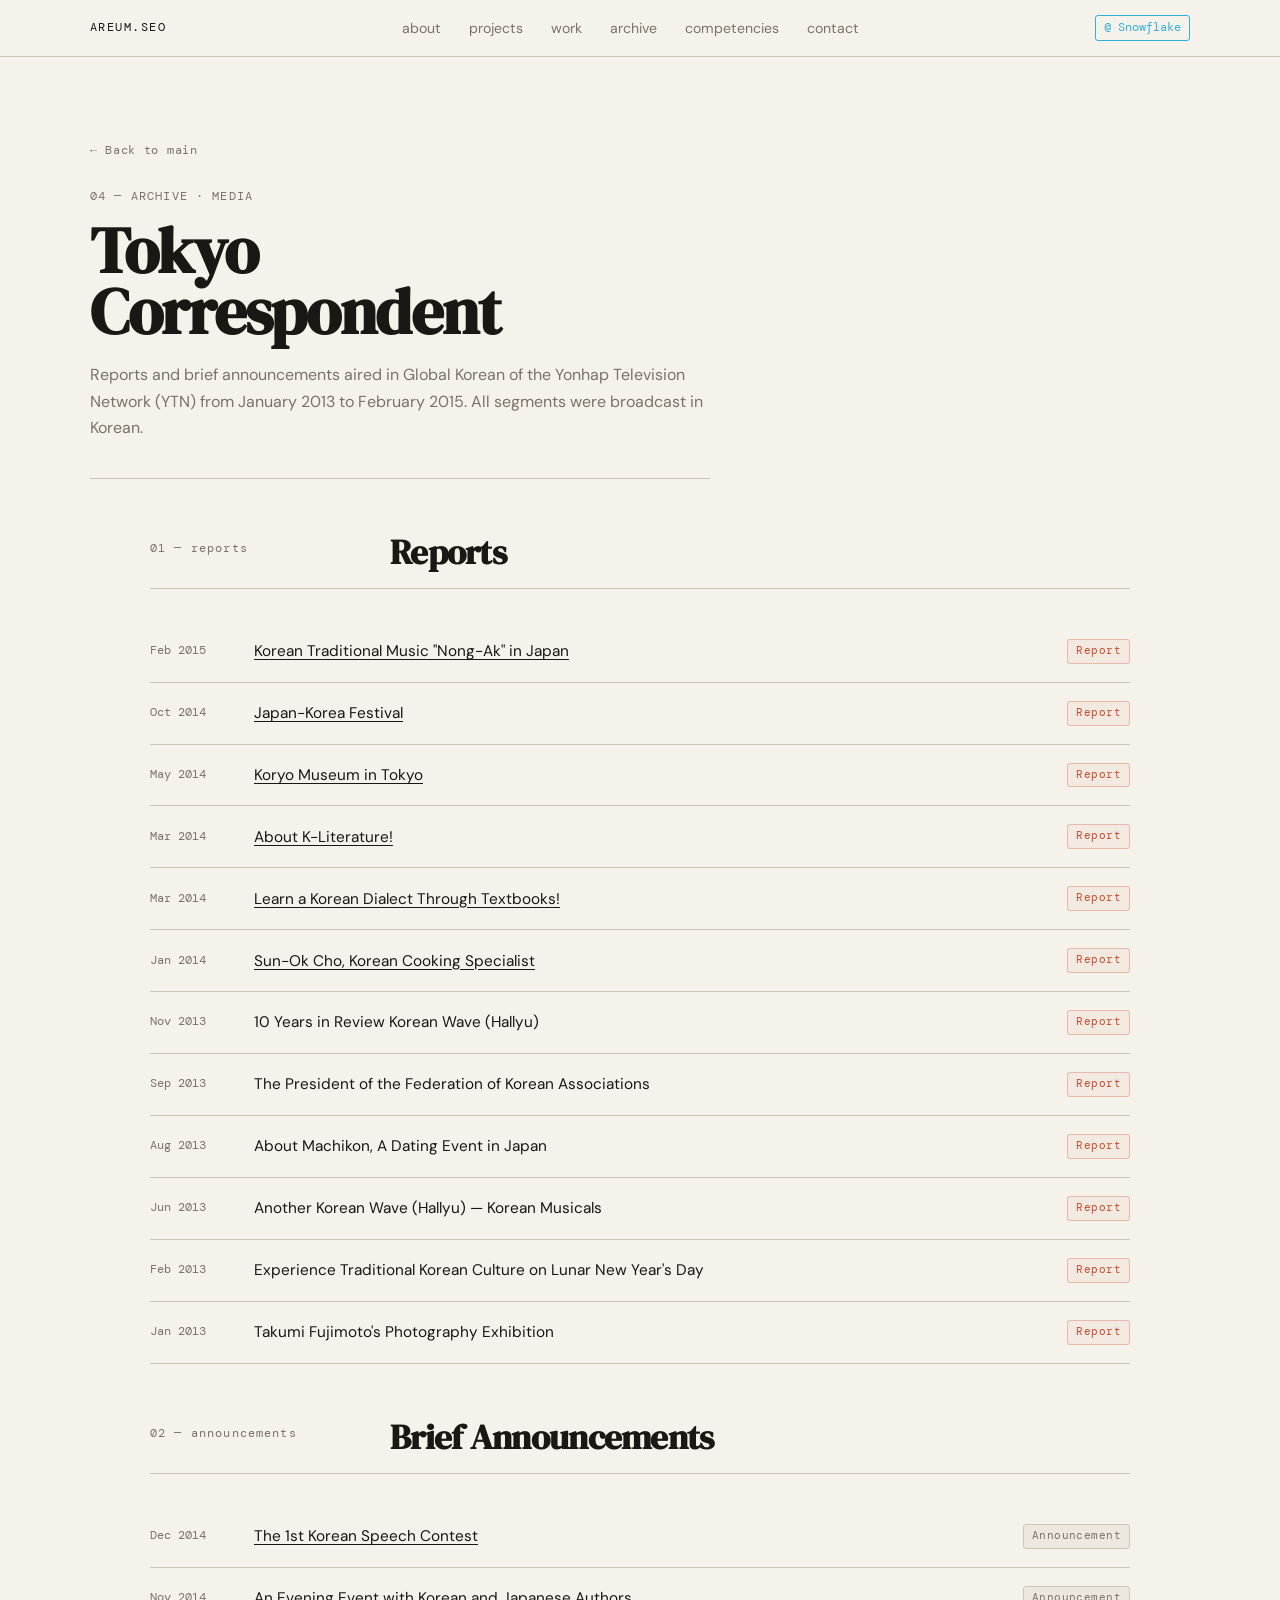
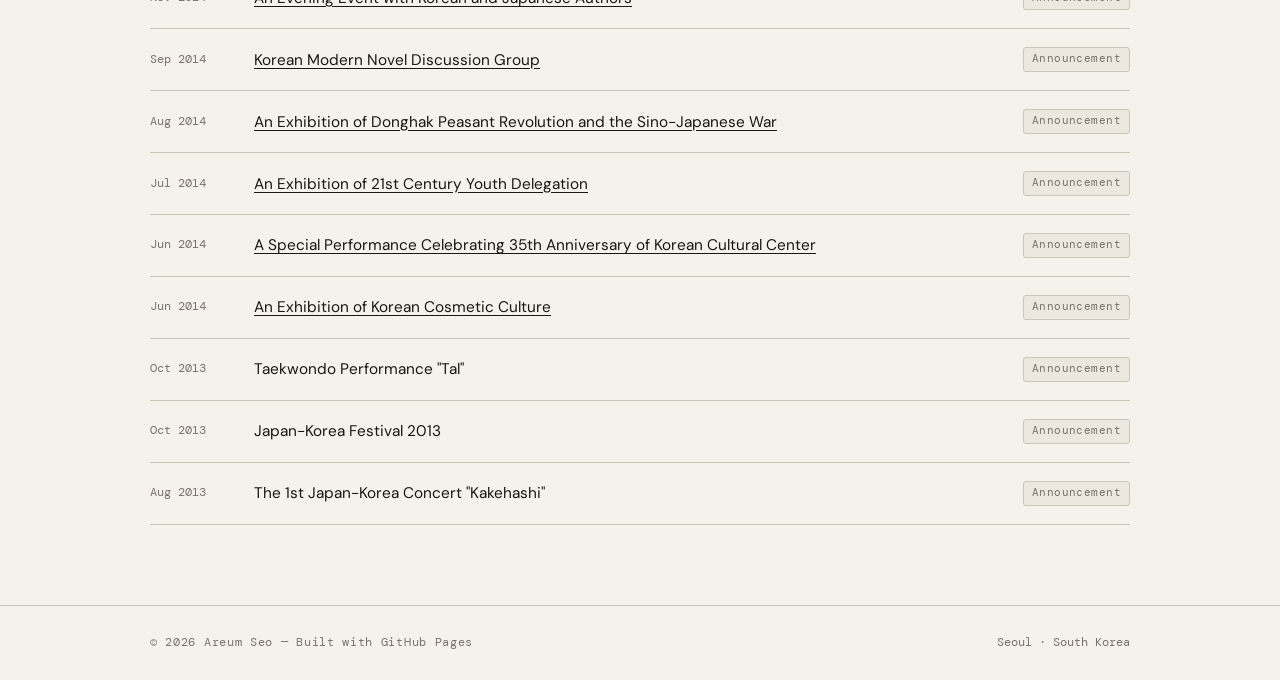
<file: media.html>
<!DOCTYPE html>
<html lang="en">
<head>
  <meta charset="UTF-8" />
  <meta name="viewport" content="width=device-width, initial-scale=1.0" />
  <title>Tokyo Correspondent — Areum Seo</title>
  <meta name="description" content="Tokyo correspondent work by Areum Seo — reports and announcements for YTN Global Korean, 2013–2015." />
  <!-- Google tag (gtag.js) -->
  <script async src="https://www.googletagmanager.com/gtag/js?id=G-6J8PH9CVDJ"></script>
  <script>
    window.dataLayer = window.dataLayer || [];
    function gtag(){dataLayer.push(arguments);}
    gtag('js', new Date());
    gtag('config', 'G-6J8PH9CVDJ');
  </script>
  <link rel="preconnect" href="https://fonts.googleapis.com">
  <link rel="preconnect" href="https://fonts.gstatic.com" crossorigin>
  <link href="https://fonts.googleapis.com/css2?family=DM+Serif+Display:ital@0;1&family=DM+Mono:wght@400;500&family=DM+Sans:ital,opsz,wght@0,9..40,300;0,9..40,400;0,9..40,500;1,9..40,300&display=swap" rel="stylesheet">
  <style>
    :root {
      --bg: #f5f2eb;
      --bg2: #ece8df;
      --ink: #1a1714;
      --ink2: #4a453e;
      --ink3: #7a7268;
      --rule: #ccc6b8;
      --accent: #c94b2a;
      --snowflake: #00A1D9;
      --max: 1100px;
    }

    * { box-sizing: border-box; margin: 0; padding: 0; }
    html { scroll-behavior: smooth; }

    body {
      font-family: 'DM Sans', sans-serif;
      background: var(--bg);
      color: var(--ink);
      line-height: 1.6;
      font-size: 15px;
    }

    a { color: inherit; text-decoration: none; }

    /* ── NAV ── */
    nav {
      position: sticky;
      top: 0;
      z-index: 50;
      background: var(--bg);
      border-bottom: 1px solid var(--rule);
      padding: 0 clamp(20px, 5vw, 60px);
    }

    .nav-inner {
      max-width: var(--max);
      margin: 0 auto;
      display: flex;
      align-items: center;
      justify-content: space-between;
      height: 56px;
      gap: 20px;
    }

    .brand {
      font-family: 'DM Mono', monospace;
      font-size: 0.78rem;
      letter-spacing: 0.12em;
      text-transform: uppercase;
      color: var(--ink);
    }

    .nav-menu {
      display: flex;
      gap: 28px;
      font-size: 0.88rem;
      color: var(--ink3);
      list-style: none;
    }

    .nav-menu a:hover { color: var(--ink); }

    .nav-tag {
      font-family: 'DM Mono', monospace;
      font-size: 0.72rem;
      color: var(--snowflake);
      border: 1px solid var(--snowflake);
      padding: 3px 8px;
      border-radius: 3px;
      opacity: 0.8;
    }

    /* ── WRAP ── */
    .wrap {
      max-width: var(--max);
      margin: 0 auto;
      padding: 0 clamp(20px, 5vw, 60px);
    }

    /* ── PAGE HEADER ── */
    .page-header {
      padding: clamp(48px, 8vw, 80px) clamp(20px, 5vw, 60px) 0;
      max-width: calc(var(--max) + 120px);
      margin: 0 auto;
    }

    .back-link {
      display: inline-flex;
      align-items: center;
      gap: 6px;
      font-family: 'DM Mono', monospace;
      font-size: 0.72rem;
      letter-spacing: 0.06em;
      color: var(--ink3);
      margin-bottom: 28px;
      transition: color 0.15s;
    }

    .back-link:hover { color: var(--accent); }

    .page-eyebrow {
      font-family: 'DM Mono', monospace;
      font-size: 0.72rem;
      letter-spacing: 0.1em;
      text-transform: uppercase;
      color: var(--ink3);
      margin-bottom: 14px;
    }

    .page-title {
      font-family: 'DM Serif Display', serif;
      font-size: clamp(2.2rem, 5.5vw, 4rem);
      line-height: 0.95;
      letter-spacing: -0.02em;
      max-width: 700px;
    }

    .page-desc {
      margin-top: 20px;
      font-size: 1rem;
      color: var(--ink3);
      max-width: 620px;
      line-height: 1.65;
      padding-bottom: 36px;
      border-bottom: 1px solid var(--rule);
    }

    /* ── SECTIONS ── */
    .section {
      padding: 56px 0 0;
    }

    .section-header {
      display: grid;
      grid-template-columns: 200px 1fr;
      gap: 40px;
      align-items: start;
      padding-bottom: 18px;
      border-bottom: 1px solid var(--rule);
      margin-bottom: 32px;
    }

    .section-num {
      font-family: 'DM Mono', monospace;
      font-size: 0.72rem;
      letter-spacing: 0.1em;
      color: var(--ink3);
      padding-top: 5px;
    }

    .section-title {
      font-family: 'DM Serif Display', serif;
      font-size: clamp(1.5rem, 3vw, 2.2rem);
      letter-spacing: -0.02em;
      line-height: 1;
    }

    /* ── MEDIA ENTRIES ── */
    .media-list {
      display: flex;
      flex-direction: column;
      gap: 0;
    }

    .media-entry {
      display: grid;
      grid-template-columns: 80px 1fr auto;
      gap: 24px;
      align-items: center;
      padding: 18px 0;
      border-bottom: 1px solid var(--rule);
      position: relative;
      transition: background 0.15s;
    }

    .media-entry::before {
      content: '';
      position: absolute;
      left: -20px;
      top: 0; bottom: 0;
      width: 3px;
      background: var(--accent);
      transform: scaleY(0);
      transform-origin: bottom;
      transition: transform 0.2s ease;
    }

    .media-entry:hover::before { transform: scaleY(1); }

    .media-date {
      font-family: 'DM Mono', monospace;
      font-size: 0.72rem;
      color: var(--ink3);
      white-space: nowrap;
    }

    .media-title {
      font-size: 0.96rem;
      color: var(--ink);
      line-height: 1.45;
    }

    .media-tag {
      font-family: 'DM Mono', monospace;
      font-size: 0.66rem;
      letter-spacing: 0.04em;
      color: var(--ink3);
      border: 1px solid var(--rule);
      border-radius: 3px;
      padding: 3px 8px;
      background: var(--bg2);
      white-space: nowrap;
    }

    .media-tag.report {
      color: var(--accent);
      border-color: rgba(201,75,42,0.3);
      background: rgba(201,75,42,0.05);
    }

    /* ── FOOTER ── */
    footer {
      margin-top: 80px;
      border-top: 1px solid var(--rule);
      padding: 28px 0;
    }

    .footer-inner {
      display: flex;
      justify-content: space-between;
      align-items: center;
      flex-wrap: wrap;
      gap: 12px;
    }

    .footer-left {
      font-family: 'DM Mono', monospace;
      font-size: 0.72rem;
      letter-spacing: 0.06em;
      color: var(--ink3);
    }

    .footer-right {
      font-family: 'DM Mono', monospace;
      font-size: 0.72rem;
      color: var(--ink3);
    }

    /* ── ANIMATIONS ── */
    .fade-up {
      opacity: 0;
      transform: translateY(20px);
      transition: opacity 0.5s ease, transform 0.5s ease;
    }

    .fade-up.visible {
      opacity: 1;
      transform: none;
    }

    /* ── RESPONSIVE ── */
    @media (max-width: 860px) {
      .section-header { grid-template-columns: 1fr; gap: 8px; }
      .media-entry { grid-template-columns: 70px 1fr; }
      .media-tag { display: none; }
    }
    @media (max-width: 640px) {
      .nav-tag { display: none; }
      .nav-inner { gap: 14px; }
      .nav-menu { gap: 14px; font-size: 0.82rem; overflow-x: auto; scrollbar-width: none; }
      .nav-menu { min-width: 0; }
      .nav-menu li, .brand { flex: none; white-space: nowrap; }
    }
  </style>
</head>
<body>

  <!-- NAV -->
  <nav>
    <div class="nav-inner">
      <a class="brand" href="index.html">areum.seo</a>
      <ul class="nav-menu">
        <li><a href="index.html#about">about</a></li>
        <li><a href="index.html#projects">projects</a></li>
        <li><a href="index.html#work">work</a></li>
        <li><a href="index.html#archive">archive</a></li>
        <li><a href="competency-map/">competencies</a></li>
        <li><a href="index.html#contact">contact</a></li>
      </ul>
      <a href="https://www.snowflake.com/ko/" target="_blank" class="nav-tag">@ Snowflake</a>
    </div>
  </nav>

  <!-- PAGE HEADER -->
  <div class="page-header">
    <a class="back-link" href="index.html">← Back to main</a>
    <div class="page-eyebrow">04 — archive · media</div>
    <h1 class="page-title">Tokyo<br>Correspondent</h1>
    <p class="page-desc">
      Reports and brief announcements aired in Global Korean of the Yonhap Television Network (YTN) from January 2013 to February 2015. All segments were broadcast in Korean.
    </p>
  </div>

  <main class="wrap">

    <!-- REPORTS -->
    <section class="section fade-up">
      <div class="section-header">
        <div class="section-num">01 — reports</div>
        <h2 class="section-title">Reports</h2>
      </div>
      <div class="media-list">

        <div class="media-entry">
          <div class="media-date">Feb 2015</div>
          <div class="media-title"><a href="https://www.youtube.com/watch?v=wJ2UoSP8AcI" target="_blank" style="color:var(--ink);text-decoration:underline;text-underline-offset:3px;">Korean Traditional Music "Nong-Ak" in Japan</a></div>
          <span class="media-tag report">Report</span>
        </div>

        <div class="media-entry">
          <div class="media-date">Oct 2014</div>
          <div class="media-title"><a href="https://www.youtube.com/watch?v=0miSMusPGOo" target="_blank" style="color:var(--ink);text-decoration:underline;text-underline-offset:3px;">Japan-Korea Festival</a></div>
          <span class="media-tag report">Report</span>
        </div>

        <div class="media-entry">
          <div class="media-date">May 2014</div>
          <div class="media-title"><a href="https://www.youtube.com/watch?v=84E9Z-8KuJ0" target="_blank" style="color:var(--ink);text-decoration:underline;text-underline-offset:3px;">Koryo Museum in Tokyo</a></div>
          <span class="media-tag report">Report</span>
        </div>

        <div class="media-entry">
          <div class="media-date">Mar 2014</div>
          <div class="media-title"><a href="https://www.youtube.com/watch?v=T91zK9D2AVI" target="_blank" style="color:var(--ink);text-decoration:underline;text-underline-offset:3px;">About K-Literature!</a></div>
          <span class="media-tag report">Report</span>
        </div>

        <div class="media-entry">
          <div class="media-date">Mar 2014</div>
          <div class="media-title"><a href="https://www.youtube.com/watch?v=P0rKFrAlMJY" target="_blank" style="color:var(--ink);text-decoration:underline;text-underline-offset:3px;">Learn a Korean Dialect Through Textbooks!</a></div>
          <span class="media-tag report">Report</span>
        </div>

        <div class="media-entry">
          <div class="media-date">Jan 2014</div>
          <div class="media-title"><a href="https://www.youtube.com/watch?v=wUx2rY5og1I" target="_blank" style="color:var(--ink);text-decoration:underline;text-underline-offset:3px;">Sun-Ok Cho, Korean Cooking Specialist</a></div>
          <span class="media-tag report">Report</span>
        </div>

        <div class="media-entry">
          <div class="media-date">Nov 2013</div>
          <div class="media-title">10 Years in Review Korean Wave (Hallyu)</div>
          <span class="media-tag report">Report</span>
        </div>

        <div class="media-entry">
          <div class="media-date">Sep 2013</div>
          <div class="media-title">The President of the Federation of Korean Associations</div>
          <span class="media-tag report">Report</span>
        </div>

        <div class="media-entry">
          <div class="media-date">Aug 2013</div>
          <div class="media-title">About Machikon, A Dating Event in Japan</div>
          <span class="media-tag report">Report</span>
        </div>

        <div class="media-entry">
          <div class="media-date">Jun 2013</div>
          <div class="media-title">Another Korean Wave (Hallyu) — Korean Musicals</div>
          <span class="media-tag report">Report</span>
        </div>

        <div class="media-entry">
          <div class="media-date">Feb 2013</div>
          <div class="media-title">Experience Traditional Korean Culture on Lunar New Year's Day</div>
          <span class="media-tag report">Report</span>
        </div>

        <div class="media-entry">
          <div class="media-date">Jan 2013</div>
          <div class="media-title">Takumi Fujimoto's Photography Exhibition</div>
          <span class="media-tag report">Report</span>
        </div>

      </div>
    </section>

    <!-- BRIEF ANNOUNCEMENTS -->
    <section class="section fade-up">
      <div class="section-header">
        <div class="section-num">02 — announcements</div>
        <h2 class="section-title">Brief Announcements</h2>
      </div>
      <div class="media-list">

        <div class="media-entry">
          <div class="media-date">Dec 2014</div>
          <div class="media-title"><a href="https://www.youtube.com/watch?v=1wmPNL9nIOs" target="_blank" style="color:var(--ink);text-decoration:underline;text-underline-offset:3px;">The 1st Korean Speech Contest</a></div>
          <span class="media-tag">Announcement</span>
        </div>

        <div class="media-entry">
          <div class="media-date">Nov 2014</div>
          <div class="media-title"><a href="https://www.youtube.com/watch?v=UfImH3mlIvA" target="_blank" style="color:var(--ink);text-decoration:underline;text-underline-offset:3px;">An Evening Event with Korean and Japanese Authors</a></div>
          <span class="media-tag">Announcement</span>
        </div>

        <div class="media-entry">
          <div class="media-date">Sep 2014</div>
          <div class="media-title"><a href="https://www.youtube.com/watch?v=1l0FgLvFllE" target="_blank" style="color:var(--ink);text-decoration:underline;text-underline-offset:3px;">Korean Modern Novel Discussion Group</a></div>
          <span class="media-tag">Announcement</span>
        </div>

        <div class="media-entry">
          <div class="media-date">Aug 2014</div>
          <div class="media-title"><a href="https://www.youtube.com/watch?v=TvgDkbsxUa8" target="_blank" style="color:var(--ink);text-decoration:underline;text-underline-offset:3px;">An Exhibition of Donghak Peasant Revolution and the Sino-Japanese War</a></div>
          <span class="media-tag">Announcement</span>
        </div>

        <div class="media-entry">
          <div class="media-date">Jul 2014</div>
          <div class="media-title"><a href="https://www.youtube.com/watch?v=YlzbcZVBkzE" target="_blank" style="color:var(--ink);text-decoration:underline;text-underline-offset:3px;">An Exhibition of 21st Century Youth Delegation</a></div>
          <span class="media-tag">Announcement</span>
        </div>

        <div class="media-entry">
          <div class="media-date">Jun 2014</div>
          <div class="media-title"><a href="https://www.youtube.com/watch?v=mygH8ooB7jk" target="_blank" style="color:var(--ink);text-decoration:underline;text-underline-offset:3px;">A Special Performance Celebrating 35th Anniversary of Korean Cultural Center</a></div>
          <span class="media-tag">Announcement</span>
        </div>

        <div class="media-entry">
          <div class="media-date">Jun 2014</div>
          <div class="media-title"><a href="https://www.youtube.com/watch?v=AvgpgKpHmJY" target="_blank" style="color:var(--ink);text-decoration:underline;text-underline-offset:3px;">An Exhibition of Korean Cosmetic Culture</a></div>
          <span class="media-tag">Announcement</span>
        </div>

        <div class="media-entry">
          <div class="media-date">Oct 2013</div>
          <div class="media-title">Taekwondo Performance "Tal"</div>
          <span class="media-tag">Announcement</span>
        </div>

        <div class="media-entry">
          <div class="media-date">Oct 2013</div>
          <div class="media-title">Japan-Korea Festival 2013</div>
          <span class="media-tag">Announcement</span>
        </div>

        <div class="media-entry">
          <div class="media-date">Aug 2013</div>
          <div class="media-title">The 1st Japan-Korea Concert "Kakehashi"</div>
          <span class="media-tag">Announcement</span>
        </div>

      </div>
    </section>

  </main>

  <!-- FOOTER -->
  <footer>
    <div class="wrap footer-inner">
      <div class="footer-left">© <span id="year"></span> Areum Seo — Built with GitHub Pages</div>
      <div class="footer-right">Seoul · South Korea</div>
    </div>
  </footer>

  <script>
    document.getElementById('year').textContent = new Date().getFullYear();

    const observer = new IntersectionObserver((entries) => {
      entries.forEach(e => {
        if (e.isIntersecting) e.target.classList.add('visible');
      });
    }, { threshold: 0.08 });

    document.querySelectorAll('.fade-up').forEach(el => observer.observe(el));
  </script>
</body>
</html>
</file>
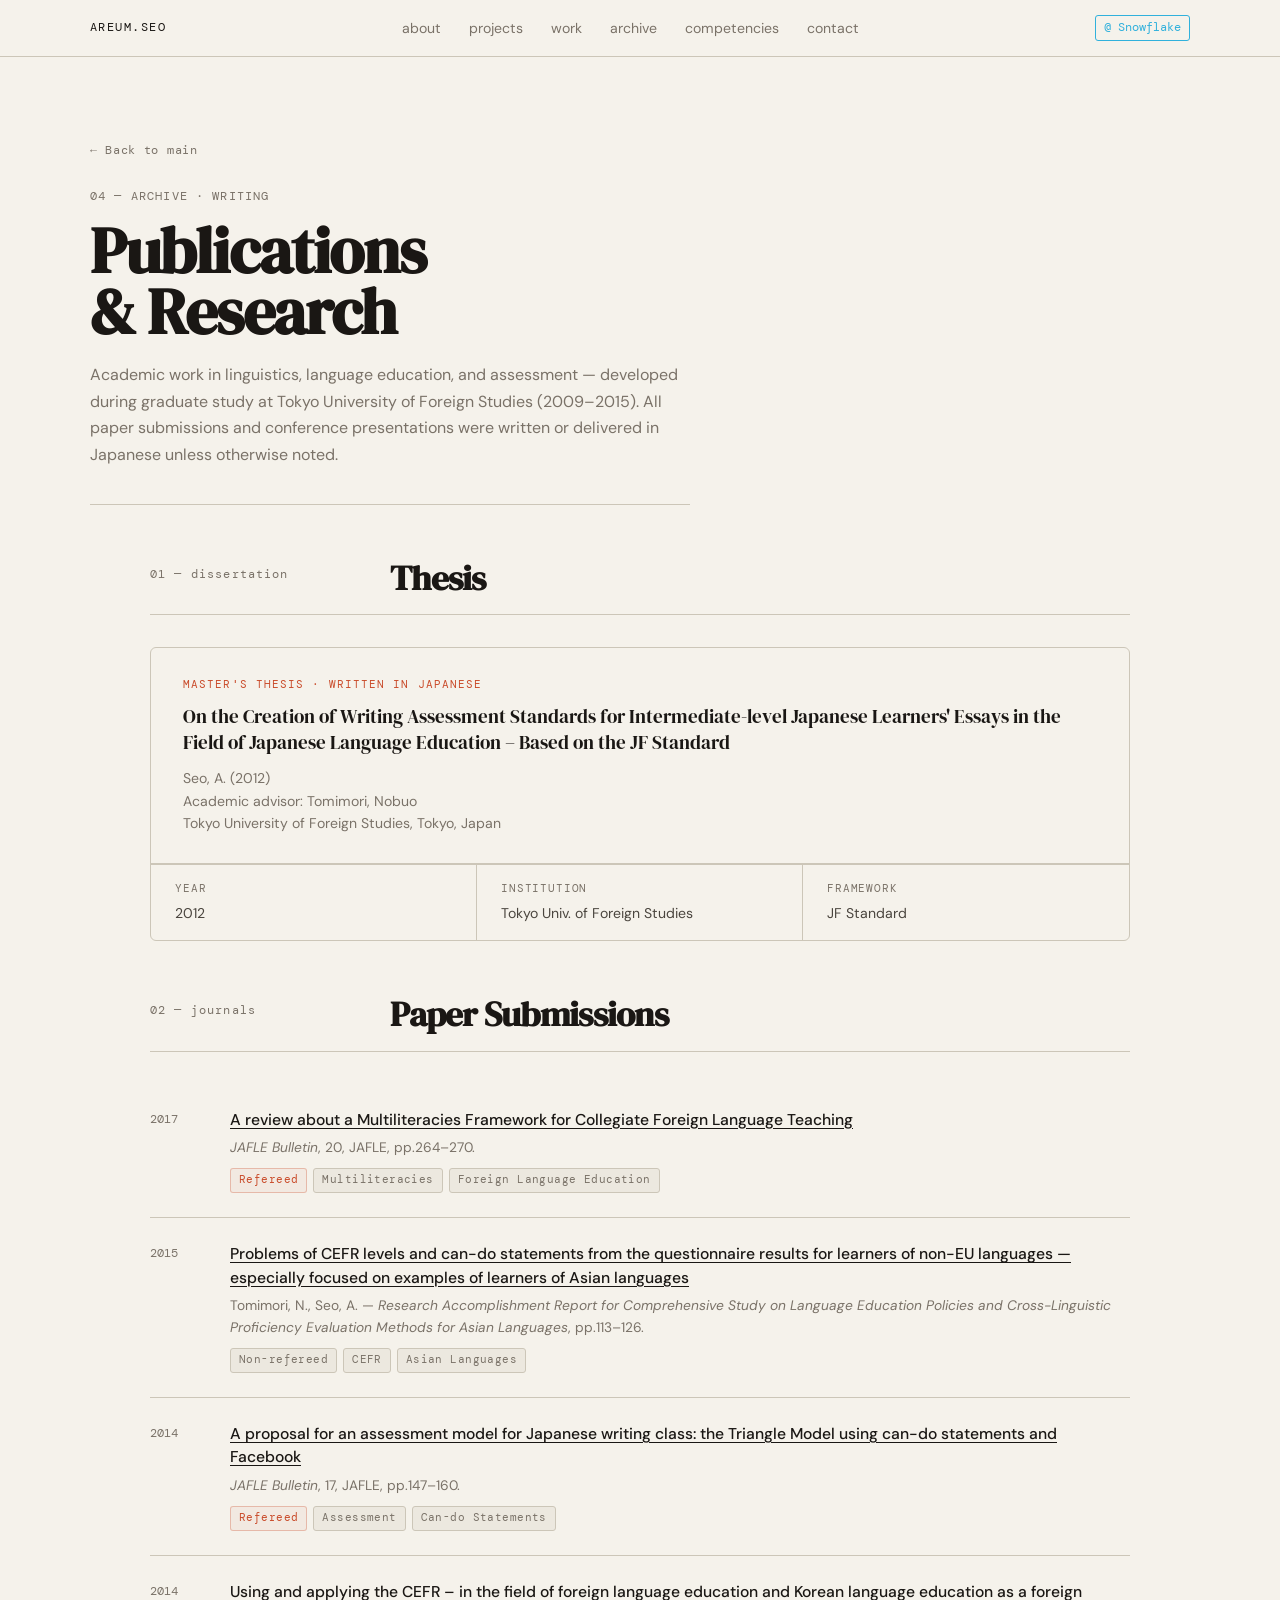
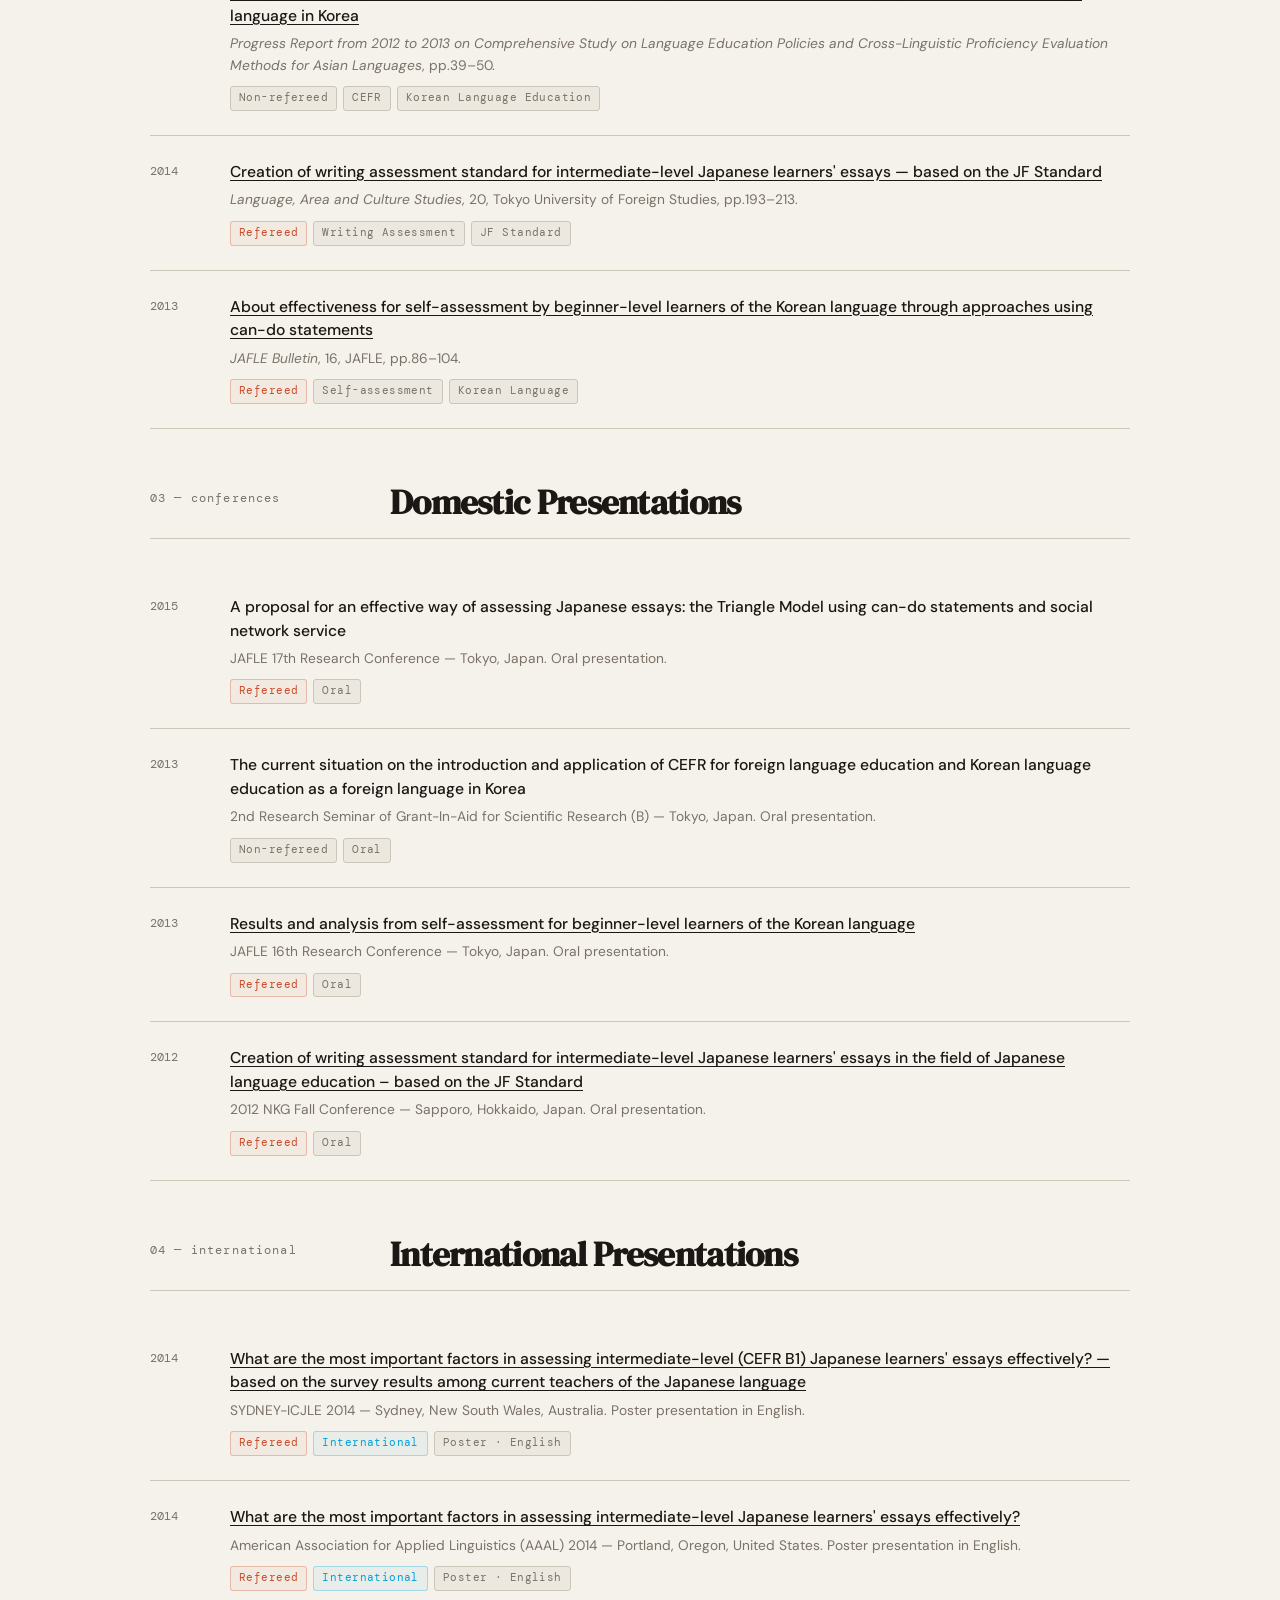
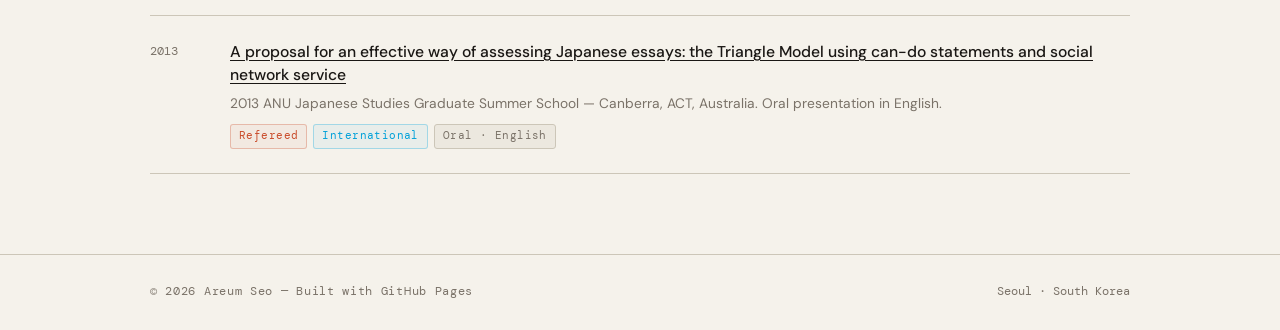
<file: publications.html>
<!DOCTYPE html>
<html lang="en">
<head>
  <meta charset="UTF-8" />
  <meta name="viewport" content="width=device-width, initial-scale=1.0" />
  <title>Publications & Research — Areum Seo</title>
  <meta name="description" content="Publications and research by Areum Seo — linguistics, language education, and assessment." />
  <!-- Google tag (gtag.js) -->
  <script async src="https://www.googletagmanager.com/gtag/js?id=G-6J8PH9CVDJ"></script>
  <script>
    window.dataLayer = window.dataLayer || [];
    function gtag(){dataLayer.push(arguments);}
    gtag('js', new Date());
    gtag('config', 'G-6J8PH9CVDJ');
  </script>
  <link rel="preconnect" href="https://fonts.googleapis.com">
  <link rel="preconnect" href="https://fonts.gstatic.com" crossorigin>
  <link href="https://fonts.googleapis.com/css2?family=DM+Serif+Display:ital@0;1&family=DM+Mono:wght@400;500&family=DM+Sans:ital,opsz,wght@0,9..40,300;0,9..40,400;0,9..40,500;1,9..40,300&display=swap" rel="stylesheet">
  <style>
    :root {
      --bg: #f5f2eb;
      --bg2: #ece8df;
      --ink: #1a1714;
      --ink2: #4a453e;
      --ink3: #7a7268;
      --rule: #ccc6b8;
      --accent: #c94b2a;
      --snowflake: #00A1D9;
      --max: 1100px;
    }

    * { box-sizing: border-box; margin: 0; padding: 0; }
    html { scroll-behavior: smooth; }

    body {
      font-family: 'DM Sans', sans-serif;
      background: var(--bg);
      color: var(--ink);
      line-height: 1.6;
      font-size: 15px;
    }

    a { color: inherit; text-decoration: none; }

    /* ── NAV ── */
    nav {
      position: sticky;
      top: 0;
      z-index: 50;
      background: var(--bg);
      border-bottom: 1px solid var(--rule);
      padding: 0 clamp(20px, 5vw, 60px);
    }

    .nav-inner {
      max-width: var(--max);
      margin: 0 auto;
      display: flex;
      align-items: center;
      justify-content: space-between;
      height: 56px;
      gap: 20px;
    }

    .brand {
      font-family: 'DM Mono', monospace;
      font-size: 0.78rem;
      letter-spacing: 0.12em;
      text-transform: uppercase;
      color: var(--ink);
    }

    .nav-menu {
      display: flex;
      gap: 28px;
      font-size: 0.88rem;
      color: var(--ink3);
      list-style: none;
    }

    .nav-menu a:hover { color: var(--ink); }

    .nav-tag {
      font-family: 'DM Mono', monospace;
      font-size: 0.72rem;
      color: var(--snowflake);
      border: 1px solid var(--snowflake);
      padding: 3px 8px;
      border-radius: 3px;
      opacity: 0.8;
    }

    /* ── WRAP ── */
    .wrap {
      max-width: var(--max);
      margin: 0 auto;
      padding: 0 clamp(20px, 5vw, 60px);
    }

    /* ── PAGE HEADER ── */
    .page-header {
      padding: clamp(48px, 8vw, 80px) clamp(20px, 5vw, 60px) 0;
      max-width: calc(var(--max) + 120px);
      margin: 0 auto;
    }

    .back-link {
      display: inline-flex;
      align-items: center;
      gap: 6px;
      font-family: 'DM Mono', monospace;
      font-size: 0.72rem;
      letter-spacing: 0.06em;
      color: var(--ink3);
      margin-bottom: 28px;
      transition: color 0.15s;
    }

    .back-link:hover { color: var(--accent); }

    .page-eyebrow {
      font-family: 'DM Mono', monospace;
      font-size: 0.72rem;
      letter-spacing: 0.1em;
      text-transform: uppercase;
      color: var(--ink3);
      margin-bottom: 14px;
    }

    .page-title {
      font-family: 'DM Serif Display', serif;
      font-size: clamp(2.2rem, 5.5vw, 4rem);
      line-height: 0.95;
      letter-spacing: -0.02em;
      max-width: 700px;
    }

    .page-desc {
      margin-top: 20px;
      font-size: 1rem;
      color: var(--ink3);
      max-width: 600px;
      line-height: 1.65;
      padding-bottom: 36px;
      border-bottom: 1px solid var(--rule);
    }

    /* ── SECTIONS ── */
    .section {
      padding: 56px 0 0;
    }

    .section-header {
      display: grid;
      grid-template-columns: 200px 1fr;
      gap: 40px;
      align-items: start;
      padding-bottom: 18px;
      border-bottom: 1px solid var(--rule);
      margin-bottom: 32px;
    }

    .section-num {
      font-family: 'DM Mono', monospace;
      font-size: 0.72rem;
      letter-spacing: 0.1em;
      color: var(--ink3);
      padding-top: 5px;
    }

    .section-title {
      font-family: 'DM Serif Display', serif;
      font-size: clamp(1.5rem, 3vw, 2.2rem);
      letter-spacing: -0.02em;
      line-height: 1;
    }

    /* ── PUB ENTRIES ── */
    .pub-list {
      display: flex;
      flex-direction: column;
      gap: 0;
    }

    .pub-entry {
      display: grid;
      grid-template-columns: 56px 1fr;
      gap: 24px;
      padding: 24px 0;
      border-bottom: 1px solid var(--rule);
      position: relative;
    }

    .pub-entry::before {
      content: '';
      position: absolute;
      left: -20px;
      top: 0; bottom: 0;
      width: 3px;
      background: var(--accent);
      transform: scaleY(0);
      transform-origin: bottom;
      transition: transform 0.2s ease;
    }

    .pub-entry:hover::before { transform: scaleY(1); }

    .pub-year {
      font-family: 'DM Mono', monospace;
      font-size: 0.72rem;
      color: var(--ink3);
      padding-top: 3px;
    }


    .pub-title {
      font-size: 0.98rem;
      font-weight: 500;
      color: var(--ink);
      line-height: 1.5;
      margin-bottom: 6px;
    }

    .pub-meta {
      font-size: 0.86rem;
      color: var(--ink3);
      line-height: 1.55;
    }

    .pub-meta em {
      font-style: italic;
    }

    .pub-tags {
      display: flex;
      flex-wrap: wrap;
      gap: 6px;
      margin-top: 10px;
    }

    .tag {
      font-family: 'DM Mono', monospace;
      font-size: 0.66rem;
      letter-spacing: 0.04em;
      color: var(--ink3);
      border: 1px solid var(--rule);
      border-radius: 3px;
      padding: 3px 8px;
      background: var(--bg2);
    }

    .tag.refereed {
      color: var(--accent);
      border-color: rgba(201,75,42,0.3);
      background: rgba(201,75,42,0.05);
    }

    .tag.intl {
      color: var(--snowflake);
      border-color: rgba(0,161,217,0.3);
      background: rgba(0,161,217,0.05);
    }

    /* ── THESIS ── */
    .thesis-block {
      border: 1px solid var(--rule);
      border-radius: 6px;
      overflow: hidden;
    }

    .thesis-main {
      padding: 28px 32px;
      border-bottom: 1px solid var(--rule);
    }

    .thesis-label {
      font-family: 'DM Mono', monospace;
      font-size: 0.68rem;
      letter-spacing: 0.1em;
      text-transform: uppercase;
      color: var(--accent);
      margin-bottom: 10px;
    }

    .thesis-title {
      font-family: 'DM Serif Display', serif;
      font-size: 1.2rem;
      line-height: 1.35;
      margin-bottom: 12px;
    }

    .thesis-meta {
      font-size: 0.88rem;
      color: var(--ink3);
      line-height: 1.6;
    }

    .thesis-meta span {
      display: block;
    }

    .thesis-footer {
      display: grid;
      grid-template-columns: repeat(3, 1fr);
      border-top: 1px solid var(--rule);
    }

    .thesis-stat {
      padding: 16px 24px;
      border-right: 1px solid var(--rule);
    }

    .thesis-stat:last-child { border-right: none; }

    .thesis-stat-label {
      font-family: 'DM Mono', monospace;
      font-size: 0.66rem;
      letter-spacing: 0.08em;
      text-transform: uppercase;
      color: var(--ink3);
      margin-bottom: 4px;
    }

    .thesis-stat-val {
      font-size: 0.88rem;
      color: var(--ink2);
    }

    /* ── FOOTER ── */
    footer {
      margin-top: 80px;
      border-top: 1px solid var(--rule);
      padding: 28px 0;
    }

    .footer-inner {
      display: flex;
      justify-content: space-between;
      align-items: center;
      flex-wrap: wrap;
      gap: 12px;
    }

    .footer-left {
      font-family: 'DM Mono', monospace;
      font-size: 0.72rem;
      letter-spacing: 0.06em;
      color: var(--ink3);
    }

    .footer-right {
      font-family: 'DM Mono', monospace;
      font-size: 0.72rem;
      color: var(--ink3);
    }

    /* ── ANIMATIONS ── */
    .fade-up {
      opacity: 0;
      transform: translateY(20px);
      transition: opacity 0.5s ease, transform 0.5s ease;
    }

    .fade-up.visible {
      opacity: 1;
      transform: none;
    }

    /* ── RESPONSIVE ── */
    @media (max-width: 860px) {
      .section-header { grid-template-columns: 1fr; gap: 8px; }
      .pub-entry { grid-template-columns: 44px 1fr; gap: 16px; }
      .thesis-footer { grid-template-columns: 1fr; }
      .thesis-stat { border-right: none; border-bottom: 1px solid var(--rule); }
      .thesis-stat:last-child { border-bottom: none; }
    }
    @media (max-width: 640px) {
      .nav-tag { display: none; }
      .nav-inner { gap: 14px; }
      .nav-menu { gap: 14px; font-size: 0.82rem; overflow-x: auto; scrollbar-width: none; }
      .nav-menu { min-width: 0; }
      .nav-menu li, .brand { flex: none; white-space: nowrap; }
    }
  </style>
</head>
<body>

  <!-- NAV -->
  <nav>
    <div class="nav-inner">
      <a class="brand" href="index.html">areum.seo</a>
      <ul class="nav-menu">
        <li><a href="index.html#about">about</a></li>
        <li><a href="index.html#projects">projects</a></li>
        <li><a href="index.html#work">work</a></li>
        <li><a href="index.html#archive">archive</a></li>
        <li><a href="competency-map/">competencies</a></li>
        <li><a href="index.html#contact">contact</a></li>
      </ul>
      <a href="https://www.snowflake.com/ko/" target="_blank" class="nav-tag">@ Snowflake</a>
    </div>
  </nav>

  <!-- PAGE HEADER -->
  <div class="page-header">
    <a class="back-link" href="index.html">← Back to main</a>
    <div class="page-eyebrow">04 — archive · writing</div>
    <h1 class="page-title">Publications<br>& Research</h1>
    <p class="page-desc">
      Academic work in linguistics, language education, and assessment — developed during graduate study at Tokyo University of Foreign Studies (2009–2015). All paper submissions and conference presentations were written or delivered in Japanese unless otherwise noted.
    </p>
  </div>

  <main class="wrap">

    <!-- DISSERTATION -->
    <section class="section fade-up">
      <div class="section-header">
        <div class="section-num">01 — dissertation</div>
        <h2 class="section-title">Thesis</h2>
      </div>
      <div class="thesis-block">
        <div class="thesis-main">
          <div class="thesis-label">Master's Thesis · Written in Japanese</div>
          <div class="thesis-title">On the Creation of Writing Assessment Standards for Intermediate-level Japanese Learners' Essays in the Field of Japanese Language Education – Based on the JF Standard</div>
          <div class="thesis-meta">
            <span>Seo, A. (2012)</span>
            <span>Academic advisor: Tomimori, Nobuo</span>
            <span>Tokyo University of Foreign Studies, Tokyo, Japan</span>
          </div>
        </div>
        <div class="thesis-footer">
          <div class="thesis-stat">
            <div class="thesis-stat-label">Year</div>
            <div class="thesis-stat-val">2012</div>
          </div>
          <div class="thesis-stat">
            <div class="thesis-stat-label">Institution</div>
            <div class="thesis-stat-val">Tokyo Univ. of Foreign Studies</div>
          </div>
          <div class="thesis-stat">
            <div class="thesis-stat-label">Framework</div>
            <div class="thesis-stat-val">JF Standard</div>
          </div>
        </div>
      </div>
    </section>

    <!-- PAPER SUBMISSIONS -->
    <section class="section fade-up">
      <div class="section-header">
        <div class="section-num">02 — journals</div>
        <h2 class="section-title">Paper Submissions</h2>
      </div>
      <div class="pub-list">

        <div class="pub-entry">
          <div class="pub-year">2017</div>
          <div class="pub-body">
            <div class="pub-title"><a href="https://cir.nii.ac.jp/crid/1520009409445461248" target="_blank" style="color:var(--ink);text-decoration:underline;text-underline-offset:3px;">A review about a Multiliteracies Framework for Collegiate Foreign Language Teaching</a></div>
            <div class="pub-meta"><em>JAFLE Bulletin</em>, 20, JAFLE, pp.264–270.</div>
            <div class="pub-tags">
              <span class="tag refereed">Refereed</span>
              <span class="tag">Multiliteracies</span>
              <span class="tag">Foreign Language Education</span>
            </div>
          </div>
        </div>

        <div class="pub-entry">
          <div class="pub-year">2015</div>
          <div class="pub-body">
            <div class="pub-title"><a href="https://www.academia.edu/11715796/%E9%9D%9EEU%E8%A8%80%E8%AA%9E%E3%81%AE%E5%AD%A6%E7%BF%92%E8%80%85%E3%82%A2%E3%83%B3%E3%82%B1%E3%83%BC%E3%83%88%E8%AA%BF%E6%9F%BB%E3%81%8B%E3%82%89%E3%81%BF%E3%81%9FCEFR%E3%81%AE%E3%83%AC%E3%83%99%E3%83%AB%E8%A8%AD%E5%AE%9A%E3%81%A8%E8%83%BD%E5%8A%9B%E8%A8%98%E8%BF%B0%E6%96%87%E3%81%AE%E5%95%8F%E9%A1%8C%E7%82%B9_%E7%89%B9%E3%81%AB%E3%82%A2%E3%82%B8%E3%82%A2%E8%AB%B8%E8%AA%9E%E5%AD%A6%E7%BF%92%E8%80%85%E3%81%AE%E4%BA%8B%E4%BE%8B%E3%81%8B%E3%82%89_" target="_blank" style="color:var(--ink);text-decoration:underline;text-underline-offset:3px;">Problems of CEFR levels and can-do statements from the questionnaire results for learners of non-EU languages — especially focused on examples of learners of Asian languages</a></div>
            <div class="pub-meta">Tomimori, N., Seo, A. — <em>Research Accomplishment Report for Comprehensive Study on Language Education Policies and Cross-Linguistic Proficiency Evaluation Methods for Asian Languages</em>, pp.113–126.</div>
            <div class="pub-tags">
              <span class="tag">Non-refereed</span>
              <span class="tag">CEFR</span>
              <span class="tag">Asian Languages</span>
            </div>
          </div>
        </div>

        <div class="pub-entry">
          <div class="pub-year">2014</div>
          <div class="pub-body">
            <div class="pub-title"><a href="https://cir.nii.ac.jp/crid/1520009407023510656" target="_blank" style="color:var(--ink);text-decoration:underline;text-underline-offset:3px;">A proposal for an assessment model for Japanese writing class: the Triangle Model using can-do statements and Facebook</a></div>
            <div class="pub-meta"><em>JAFLE Bulletin</em>, 17, JAFLE, pp.147–160.</div>
            <div class="pub-tags">
              <span class="tag refereed">Refereed</span>
              <span class="tag">Assessment</span>
              <span class="tag">Can-do Statements</span>
            </div>
          </div>
        </div>

        <div class="pub-entry">
          <div class="pub-year">2014</div>
          <div class="pub-body">
            <div class="pub-title"><a href="https://www.academia.edu/6188897/%E9%9F%93%E5%9B%BD%E3%81%AE%E5%A4%96%E5%9B%BD%E8%AA%9E%E6%95%99%E8%82%B2%E5%8F%8A%E3%81%B3%E5%A4%96%E5%9B%BD%E8%AA%9E%E3%81%A8%E3%81%97%E3%81%A6%E3%81%AE%E9%9F%93%E5%9B%BD%E8%AA%9E%E6%95%99%E8%82%B2%E3%81%AB%E3%81%8A%E3%81%91%E3%82%8BCEFR%E5%BF%9C%E7%94%A8%E3%81%AE%E7%8F%BE%E7%8A%B6%E3%81%AB%E9%96%A2%E3%81%99%E3%82%8B%E5%AE%9F%E6%85%8B%E8%AA%BF%E6%9F%BB" target="_blank" style="color:var(--ink);text-decoration:underline;text-underline-offset:3px;">Using and applying the CEFR – in the field of foreign language education and Korean language education as a foreign language in Korea</a></div>
            <div class="pub-meta"><em>Progress Report from 2012 to 2013 on Comprehensive Study on Language Education Policies and Cross-Linguistic Proficiency Evaluation Methods for Asian Languages</em>, pp.39–50.</div>
            <div class="pub-tags">
              <span class="tag">Non-refereed</span>
              <span class="tag">CEFR</span>
              <span class="tag">Korean Language Education</span>
            </div>
          </div>
        </div>

        <div class="pub-entry">
          <div class="pub-year">2014</div>
          <div class="pub-body">
            <div class="pub-title"><a href="https://cir.nii.ac.jp/crid/1390015191534212480" target="_blank" style="color:var(--ink);text-decoration:underline;text-underline-offset:3px;">Creation of writing assessment standard for intermediate-level Japanese learners' essays — based on the JF Standard</a></div>
            <div class="pub-meta"><em>Language, Area and Culture Studies</em>, 20, Tokyo University of Foreign Studies, pp.193–213.</div>
            <div class="pub-tags">
              <span class="tag refereed">Refereed</span>
              <span class="tag">Writing Assessment</span>
              <span class="tag">JF Standard</span>
            </div>
          </div>
        </div>

        <div class="pub-entry">
          <div class="pub-year">2013</div>
          <div class="pub-body">
            <div class="pub-title"><a href="https://cir.nii.ac.jp/crid/1520009407297945856" target="_blank" style="color:var(--ink);text-decoration:underline;text-underline-offset:3px;">About effectiveness for self-assessment by beginner-level learners of the Korean language through approaches using can-do statements</a></div>
            <div class="pub-meta"><em>JAFLE Bulletin</em>, 16, JAFLE, pp.86–104.</div>
            <div class="pub-tags">
              <span class="tag refereed">Refereed</span>
              <span class="tag">Self-assessment</span>
              <span class="tag">Korean Language</span>
            </div>
          </div>
        </div>

      </div>
    </section>

    <!-- DOMESTIC CONFERENCES -->
    <section class="section fade-up">
      <div class="section-header">
        <div class="section-num">03 — conferences</div>
        <h2 class="section-title">Domestic Presentations</h2>
      </div>
      <div class="pub-list">

        <div class="pub-entry">
          <div class="pub-year">2015</div>
          <div class="pub-body">
            <div class="pub-title">A proposal for an effective way of assessing Japanese essays: the Triangle Model using can-do statements and social network service</div>
            <div class="pub-meta">JAFLE 17th Research Conference — Tokyo, Japan. Oral presentation.</div>
            <div class="pub-tags">
              <span class="tag refereed">Refereed</span>
              <span class="tag">Oral</span>
            </div>
          </div>
        </div>

        <div class="pub-entry">
          <div class="pub-year">2013</div>
          <div class="pub-body">
            <div class="pub-title">The current situation on the introduction and application of CEFR for foreign language education and Korean language education as a foreign language in Korea</div>
            <div class="pub-meta">2nd Research Seminar of Grant-In-Aid for Scientific Research (B) — Tokyo, Japan. Oral presentation.</div>
            <div class="pub-tags">
              <span class="tag">Non-refereed</span>
              <span class="tag">Oral</span>
            </div>
          </div>
        </div>

        <div class="pub-entry">
          <div class="pub-year">2013</div>
          <div class="pub-body">
            <div class="pub-title"><a href="https://www.academia.edu/3486116/%25E6%2597%25A5%25E6%259C%25AC%25E4%25BA%25BA%25E9%259F%2593%25E5%259B%25BD%25E8%25AA%259E%25E5%2588%259D%25E7%25B4%259A%25E5%25AD%25A6%25E7%25BF%2592%25E8%2580%2585%25E3%2581%25AB%25E3%2581%258A%25E3%2581%2591%25E3%2582%258B%25E8%2587%25AA%25E5%25B7%25B1%25E8%25A9%2595%25E4%25BE%25A1%25E3%2581%25AE%25E7%25B5%2590%25E6%259E%259C%25E3%2581%258A%25E3%2582%2588%25E3%2581%25B3%25E8%2580%2583%25E5%25AF%259F" target="_blank" style="color:var(--ink);text-decoration:underline;text-underline-offset:3px;">Results and analysis from self-assessment for beginner-level learners of the Korean language</a></div>
            <div class="pub-meta">JAFLE 16th Research Conference — Tokyo, Japan. Oral presentation.</div>
            <div class="pub-tags">
              <span class="tag refereed">Refereed</span>
              <span class="tag">Oral</span>
            </div>
          </div>
        </div>

        <div class="pub-entry">
          <div class="pub-year">2012</div>
          <div class="pub-body">
            <div class="pub-title"><a href="https://www.academia.edu/3486092/%25E6%2597%25A5%25E6%259C%25AC%25E8%25AA%259E%25E6%2595%2599%25E8%2582%25B2%25E3%2581%25AB%25E3%2581%258A%25E3%2581%2591%25E3%2582%258B%25E4%25B8%25AD%25E7%25B4%259A%25E6%2597%25A5%25E6%259C%25AC%25E8%25AA%259E%25E5%25AD%25A6%25E7%25BF%2592%25E8%2580%2585%25E3%2581%25AE%25E4%25BD%259C%25E6%2596%2587%25E8%25A9%2595%25E4%25BE%25A1%25E5%259F%25BA%25E6%25BA%2596%25E3%2581%25AE%25E4%25BD%259C%25E6%2588%2590_JF%25E6%2597%25A5%25E6%259C%25AC%25E8%25AA%259E%25E6%2595%2599%25E8%2582%25B2%25E3%2582%25B9%25E3%2582%25BF%25E3%2583%25B3%25E3%2583%2580%25E3%2583%25BC%25E3%2583%2589%25E3%2581%25AB%25E5%259F%25BA%25E3%2581%25A5%25E3%2581%2584%25E3%2581%25A6_" target="_blank" style="color:var(--ink);text-decoration:underline;text-underline-offset:3px;">Creation of writing assessment standard for intermediate-level Japanese learners' essays in the field of Japanese language education – based on the JF Standard</a></div>
            <div class="pub-meta">2012 NKG Fall Conference — Sapporo, Hokkaido, Japan. Oral presentation.</div>
            <div class="pub-tags">
              <span class="tag refereed">Refereed</span>
              <span class="tag">Oral</span>
            </div>
          </div>
        </div>

      </div>
    </section>

    <!-- INTERNATIONAL CONFERENCES -->
    <section class="section fade-up">
      <div class="section-header">
        <div class="section-num">04 — international</div>
        <h2 class="section-title">International Presentations</h2>
      </div>
      <div class="pub-list">

        <div class="pub-entry">
          <div class="pub-year">2014</div>
          <div class="pub-body">
            <div class="pub-title"><a href="https://www.academia.edu/7665125/%25E4%25B8%25AD%25E7%25B4%259A%25E5%2589%258D%25E5%258D%258A_CEFR_B1_%25E3%2583%25AC%25E3%2583%2599%25E3%2583%25AB%25E3%2581%25AE%25E6%2597%25A5%25E6%259C%25AC%25E8%25AA%259E%25E5%25AD%25A6%25E7%25BF%2592%25E8%2580%2585%25E3%2581%25AE%25E4%25BD%259C%25E6%2596%2587%25E3%2582%2592_%25E5%258A%25B9%25E6%259E%259C%25E7%259A%2584%25E3%2581%25AB%25E8%25A9%2595%25E4%25BE%25A1%25E3%2581%2599%25E3%2582%258B%25E3%2581%259F%25E3%2582%2581%25E3%2581%25AB%25E6%259C%2580%25E3%2582%2582%25E9%2587%258D%25E8%25A6%2581%25E3%2581%25AA%25E9%25A0%2585%25E7%259B%25AE%25E3%2581%25A8%25E3%2581%25AF_%25E7%258F%25BE%25E5%25BD%25B9%25E6%2597%25A5%25E6%259C%25AC%25E8%25AA%259E%25E6%2595%2599%25E5%25B8%25AB%25E3%2582%2592%25E5%25AF%25BE%25E8%25B1%25A1%25E3%2581%25A8%25E3%2581%2597%25E3%2581%259F%25E8%25B3%25AA%25E5%2595%258F%25E7%25B4%2599%25E8%25AA%25BF%25E6%259F%25BB%25E3%2582%2592%25E9%2580%259A%25E3%2581%2598%25E3%2581%25A6_" target="_blank" style="color:var(--ink);text-decoration:underline;text-underline-offset:3px;">What are the most important factors in assessing intermediate-level (CEFR B1) Japanese learners' essays effectively? — based on the survey results among current teachers of the Japanese language</a></div>
            <div class="pub-meta">SYDNEY-ICJLE 2014 — Sydney, New South Wales, Australia. Poster presentation in English.</div>
            <div class="pub-tags">
              <span class="tag refereed">Refereed</span>
              <span class="tag intl">International</span>
              <span class="tag">Poster · English</span>
            </div>
          </div>
        </div>

        <div class="pub-entry">
          <div class="pub-year">2014</div>
          <div class="pub-body">
            <div class="pub-title"><a href="https://www.academia.edu/6545230/What_Are_the_Most_Important_Factors_to_Assess_Intermediate-Level_Japanese_Learners_Essays_Effectively" target="_blank" style="color:var(--ink);text-decoration:underline;text-underline-offset:3px;">What are the most important factors in assessing intermediate-level Japanese learners' essays effectively?</a></div>
            <div class="pub-meta">American Association for Applied Linguistics (AAAL) 2014 — Portland, Oregon, United States. Poster presentation in English.</div>
            <div class="pub-tags">
              <span class="tag refereed">Refereed</span>
              <span class="tag intl">International</span>
              <span class="tag">Poster · English</span>
            </div>
          </div>
        </div>

        <div class="pub-entry">
          <div class="pub-year">2013</div>
          <div class="pub-body">
            <div class="pub-title"><a href="https://www.academia.edu/3486188/Suggestion_for_an_Effective_Way_of_Assessing_Japanese_Essays_Triangle_Model_using_Can-do_Statements_and_Social_Network_Service" target="_blank" style="color:var(--ink);text-decoration:underline;text-underline-offset:3px;">A proposal for an effective way of assessing Japanese essays: the Triangle Model using can-do statements and social network service</a></div>
            <div class="pub-meta">2013 ANU Japanese Studies Graduate Summer School — Canberra, ACT, Australia. Oral presentation in English.</div>
            <div class="pub-tags">
              <span class="tag refereed">Refereed</span>
              <span class="tag intl">International</span>
              <span class="tag">Oral · English</span>
            </div>
          </div>
        </div>

      </div>
    </section>

  </main>

  <!-- FOOTER -->
  <footer>
    <div class="wrap footer-inner">
      <div class="footer-left">© <span id="year"></span> Areum Seo — Built with GitHub Pages</div>
      <div class="footer-right">Seoul · South Korea</div>
    </div>
  </footer>

  <script>
    document.getElementById('year').textContent = new Date().getFullYear();

    const observer = new IntersectionObserver((entries) => {
      entries.forEach(e => {
        if (e.isIntersecting) e.target.classList.add('visible');
      });
    }, { threshold: 0.08 });

    document.querySelectorAll('.fade-up').forEach(el => observer.observe(el));
  </script>
</body>
</html>
</file>
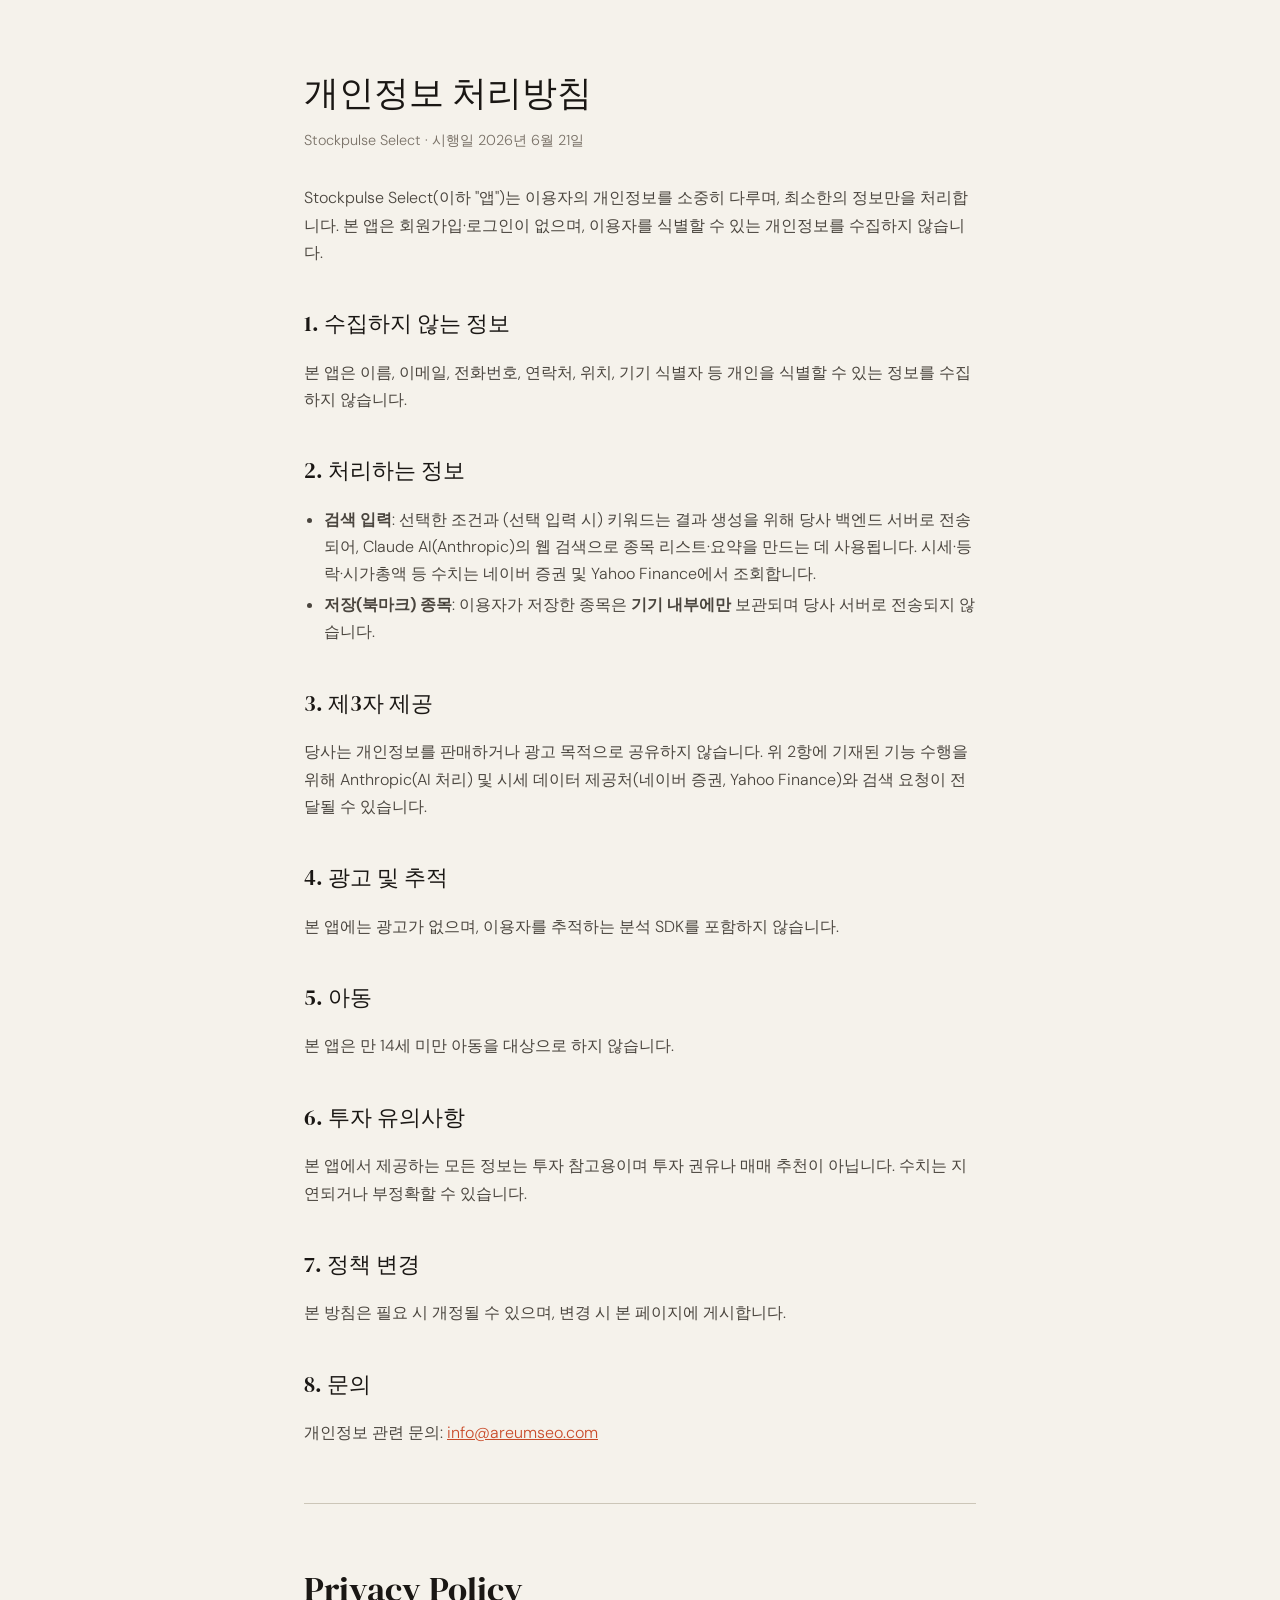
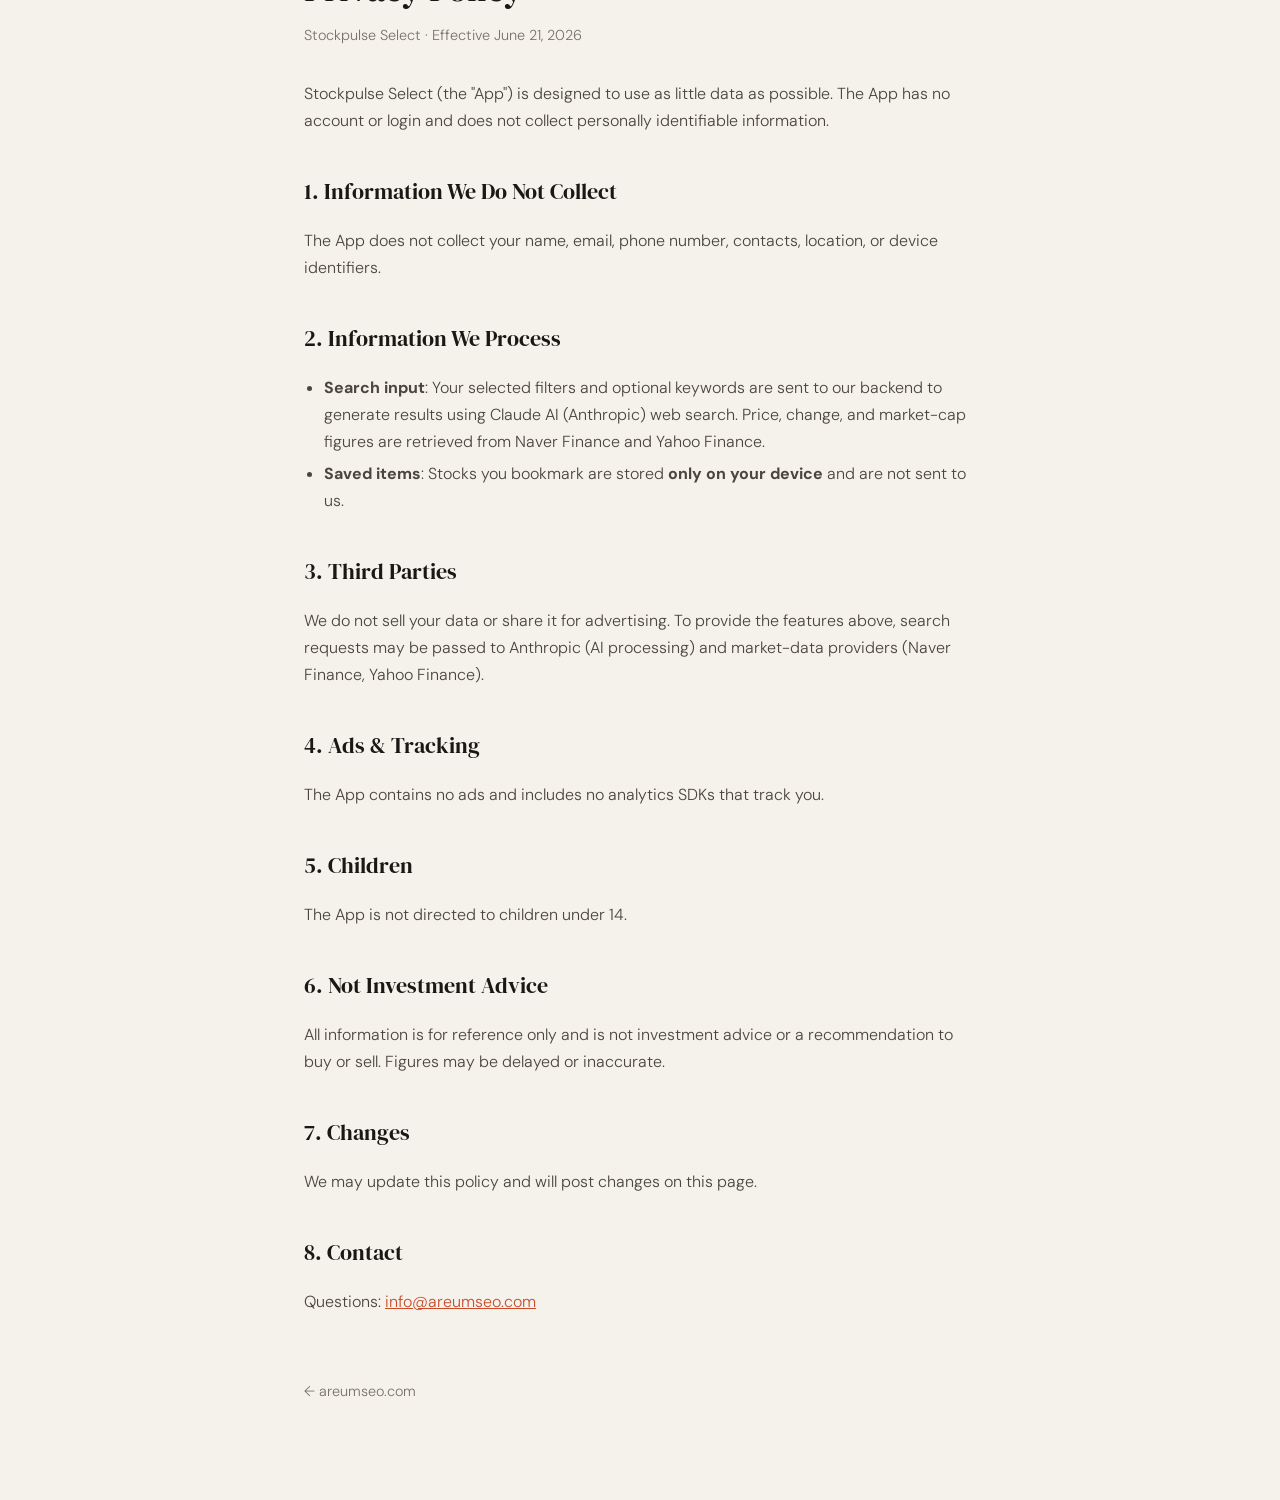
<file: stockpulse-privacy.html>
<!DOCTYPE html>
<html lang="ko">
<head>
  <meta charset="UTF-8" />
  <meta name="viewport" content="width=device-width, initial-scale=1.0" />
  <title>Stockpulse Select — Privacy Policy</title>
  <meta name="description" content="Privacy Policy for the Stockpulse Select iOS app." />
  <link rel="preconnect" href="https://fonts.googleapis.com">
  <link rel="preconnect" href="https://fonts.gstatic.com" crossorigin>
  <link href="https://fonts.googleapis.com/css2?family=DM+Serif+Display&family=DM+Sans:opsz,wght@9..40,300;9..40,400;9..40,500&display=swap" rel="stylesheet">
  <style>
    :root {
      --bg: #f5f2eb;
      --ink: #1a1714;
      --ink2: #4a453e;
      --ink3: #7a7268;
      --rule: #ccc6b8;
      --accent: #c94b2a;
    }
    * { box-sizing: border-box; }
    body {
      margin: 0;
      background: var(--bg);
      color: var(--ink2);
      font-family: "DM Sans", -apple-system, sans-serif;
      font-weight: 300;
      line-height: 1.7;
      -webkit-font-smoothing: antialiased;
    }
    .wrap { max-width: 720px; margin: 0 auto; padding: 64px 24px 96px; }
    h1 {
      font-family: "DM Serif Display", serif;
      font-weight: 400;
      color: var(--ink);
      font-size: 2.2rem;
      margin: 0 0 4px;
    }
    h2 {
      font-family: "DM Serif Display", serif;
      font-weight: 400;
      color: var(--ink);
      font-size: 1.35rem;
      margin: 40px 0 8px;
    }
    .meta { color: var(--ink3); font-size: 0.9rem; margin-bottom: 32px; }
    a { color: var(--accent); }
    ul { padding-left: 20px; }
    li { margin: 4px 0; }
    hr { border: none; border-top: 1px solid var(--rule); margin: 56px 0; }
    .lang-en { color: var(--ink2); }
    .back { display: inline-block; margin-top: 48px; color: var(--ink3); text-decoration: none; font-size: 0.9rem; }
    .back:hover { color: var(--accent); }
  </style>
</head>
<body>
  <div class="wrap">
    <h1>개인정보 처리방침</h1>
    <div class="meta">Stockpulse Select · 시행일 2026년 6월 21일</div>

    <p>Stockpulse Select(이하 "앱")는 이용자의 개인정보를 소중히 다루며, 최소한의 정보만을 처리합니다. 본 앱은 회원가입·로그인이 없으며, 이용자를 식별할 수 있는 개인정보를 수집하지 않습니다.</p>

    <h2>1. 수집하지 않는 정보</h2>
    <p>본 앱은 이름, 이메일, 전화번호, 연락처, 위치, 기기 식별자 등 개인을 식별할 수 있는 정보를 수집하지 않습니다.</p>

    <h2>2. 처리하는 정보</h2>
    <ul>
      <li><strong>검색 입력</strong>: 선택한 조건과 (선택 입력 시) 키워드는 결과 생성을 위해 당사 백엔드 서버로 전송되어, Claude AI(Anthropic)의 웹 검색으로 종목 리스트·요약을 만드는 데 사용됩니다. 시세·등락·시가총액 등 수치는 네이버 증권 및 Yahoo Finance에서 조회합니다.</li>
      <li><strong>저장(북마크) 종목</strong>: 이용자가 저장한 종목은 <strong>기기 내부에만</strong> 보관되며 당사 서버로 전송되지 않습니다.</li>
    </ul>

    <h2>3. 제3자 제공</h2>
    <p>당사는 개인정보를 판매하거나 광고 목적으로 공유하지 않습니다. 위 2항에 기재된 기능 수행을 위해 Anthropic(AI 처리) 및 시세 데이터 제공처(네이버 증권, Yahoo Finance)와 검색 요청이 전달될 수 있습니다.</p>

    <h2>4. 광고 및 추적</h2>
    <p>본 앱에는 광고가 없으며, 이용자를 추적하는 분석 SDK를 포함하지 않습니다.</p>

    <h2>5. 아동</h2>
    <p>본 앱은 만 14세 미만 아동을 대상으로 하지 않습니다.</p>

    <h2>6. 투자 유의사항</h2>
    <p>본 앱에서 제공하는 모든 정보는 투자 참고용이며 투자 권유나 매매 추천이 아닙니다. 수치는 지연되거나 부정확할 수 있습니다.</p>

    <h2>7. 정책 변경</h2>
    <p>본 방침은 필요 시 개정될 수 있으며, 변경 시 본 페이지에 게시합니다.</p>

    <h2>8. 문의</h2>
    <p>개인정보 관련 문의: <a href="mailto:info@areumseo.com">info@areumseo.com</a></p>

    <hr />

    <h1>Privacy Policy</h1>
    <div class="meta">Stockpulse Select · Effective June 21, 2026</div>

    <div class="lang-en">
      <p>Stockpulse Select (the "App") is designed to use as little data as possible. The App has no account or login and does not collect personally identifiable information.</p>

      <h2>1. Information We Do Not Collect</h2>
      <p>The App does not collect your name, email, phone number, contacts, location, or device identifiers.</p>

      <h2>2. Information We Process</h2>
      <ul>
        <li><strong>Search input</strong>: Your selected filters and optional keywords are sent to our backend to generate results using Claude AI (Anthropic) web search. Price, change, and market-cap figures are retrieved from Naver Finance and Yahoo Finance.</li>
        <li><strong>Saved items</strong>: Stocks you bookmark are stored <strong>only on your device</strong> and are not sent to us.</li>
      </ul>

      <h2>3. Third Parties</h2>
      <p>We do not sell your data or share it for advertising. To provide the features above, search requests may be passed to Anthropic (AI processing) and market-data providers (Naver Finance, Yahoo Finance).</p>

      <h2>4. Ads & Tracking</h2>
      <p>The App contains no ads and includes no analytics SDKs that track you.</p>

      <h2>5. Children</h2>
      <p>The App is not directed to children under 14.</p>

      <h2>6. Not Investment Advice</h2>
      <p>All information is for reference only and is not investment advice or a recommendation to buy or sell. Figures may be delayed or inaccurate.</p>

      <h2>7. Changes</h2>
      <p>We may update this policy and will post changes on this page.</p>

      <h2>8. Contact</h2>
      <p>Questions: <a href="mailto:info@areumseo.com">info@areumseo.com</a></p>
    </div>

    <a class="back" href="/">← areumseo.com</a>
  </div>
</body>
</html>
</file>
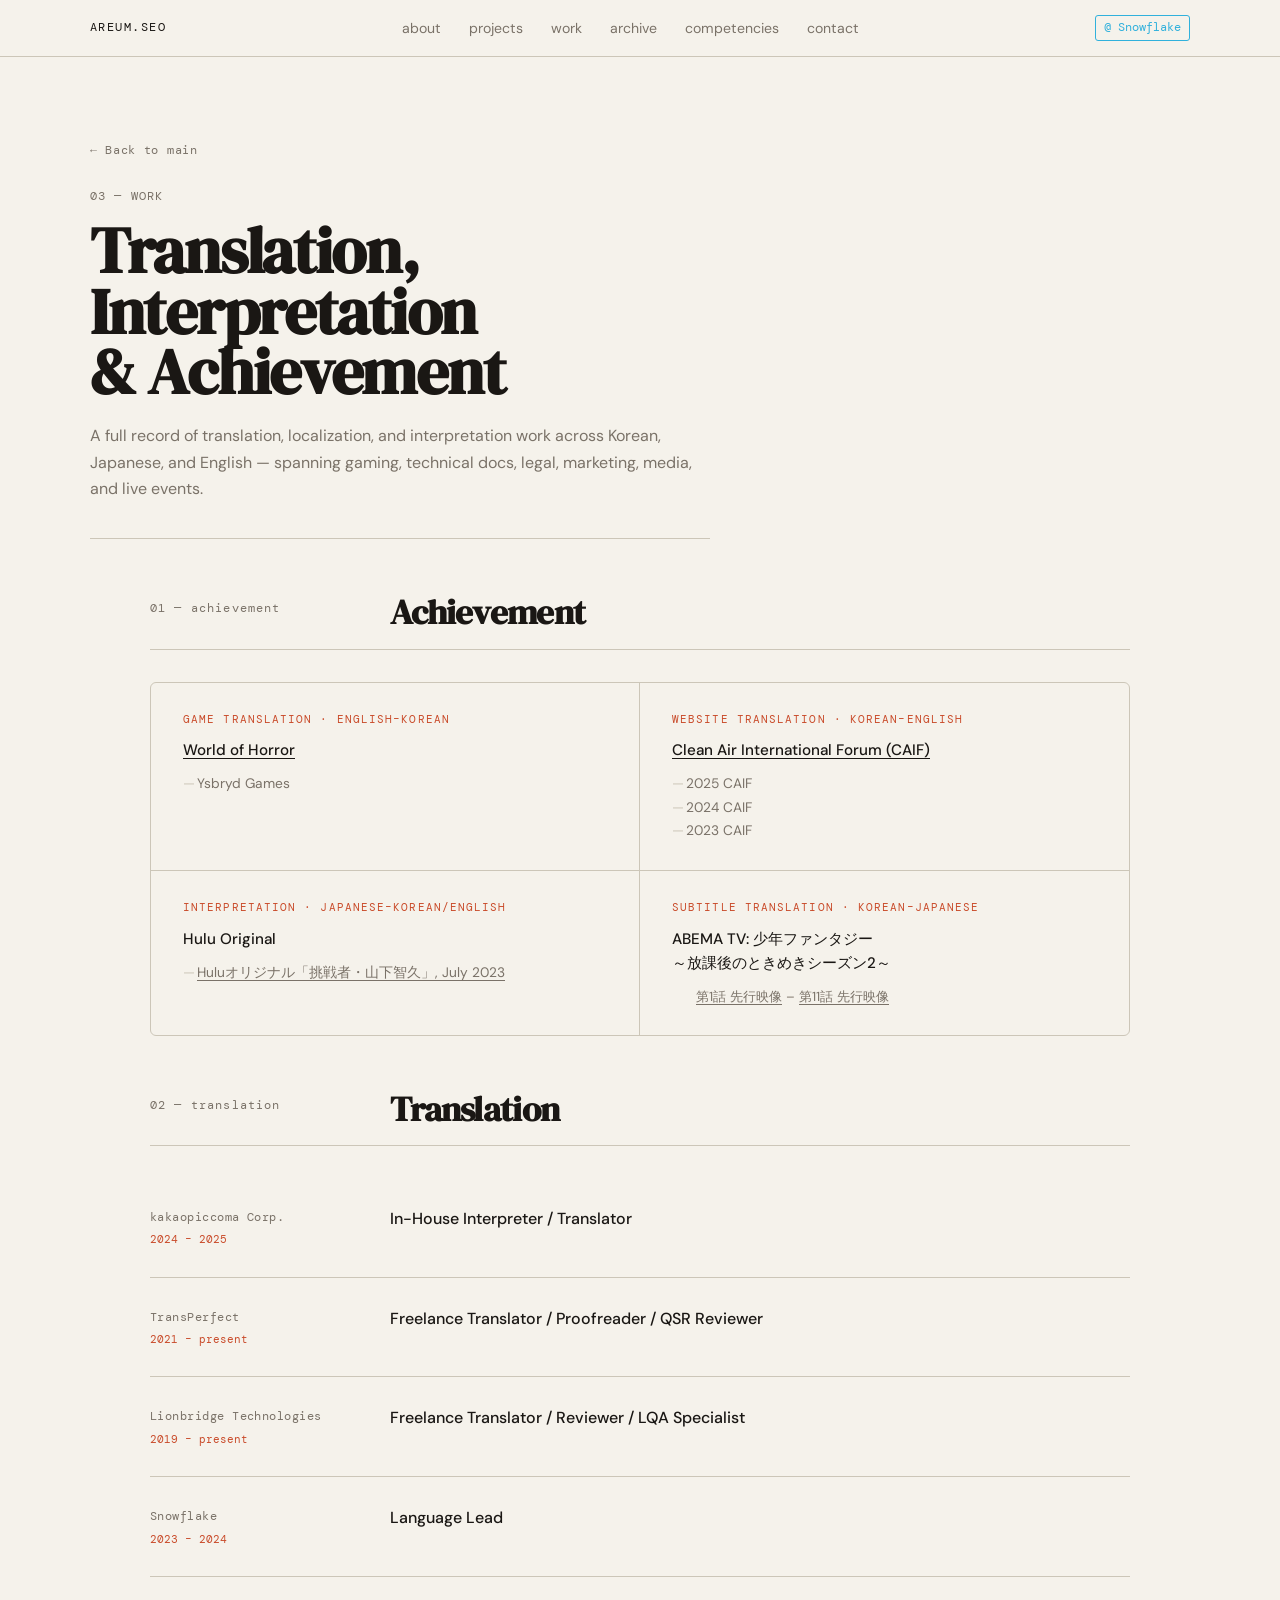
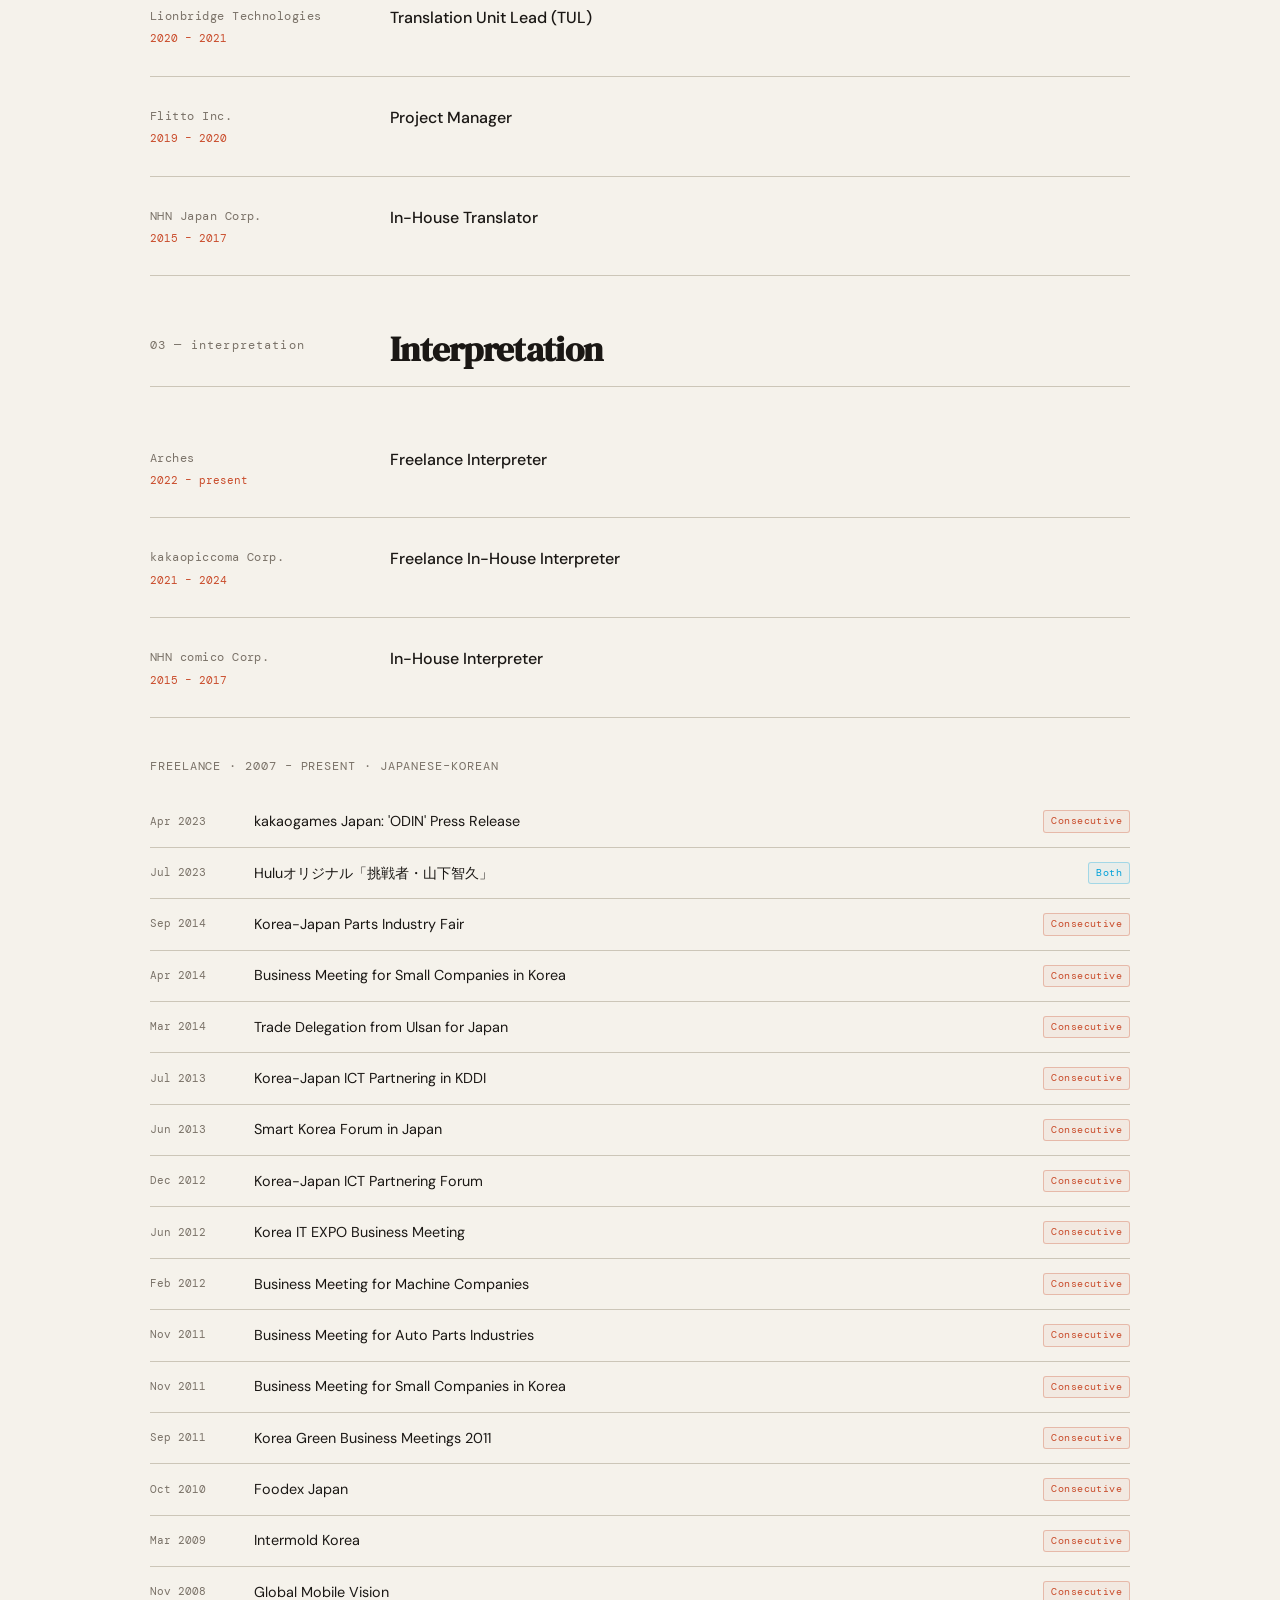
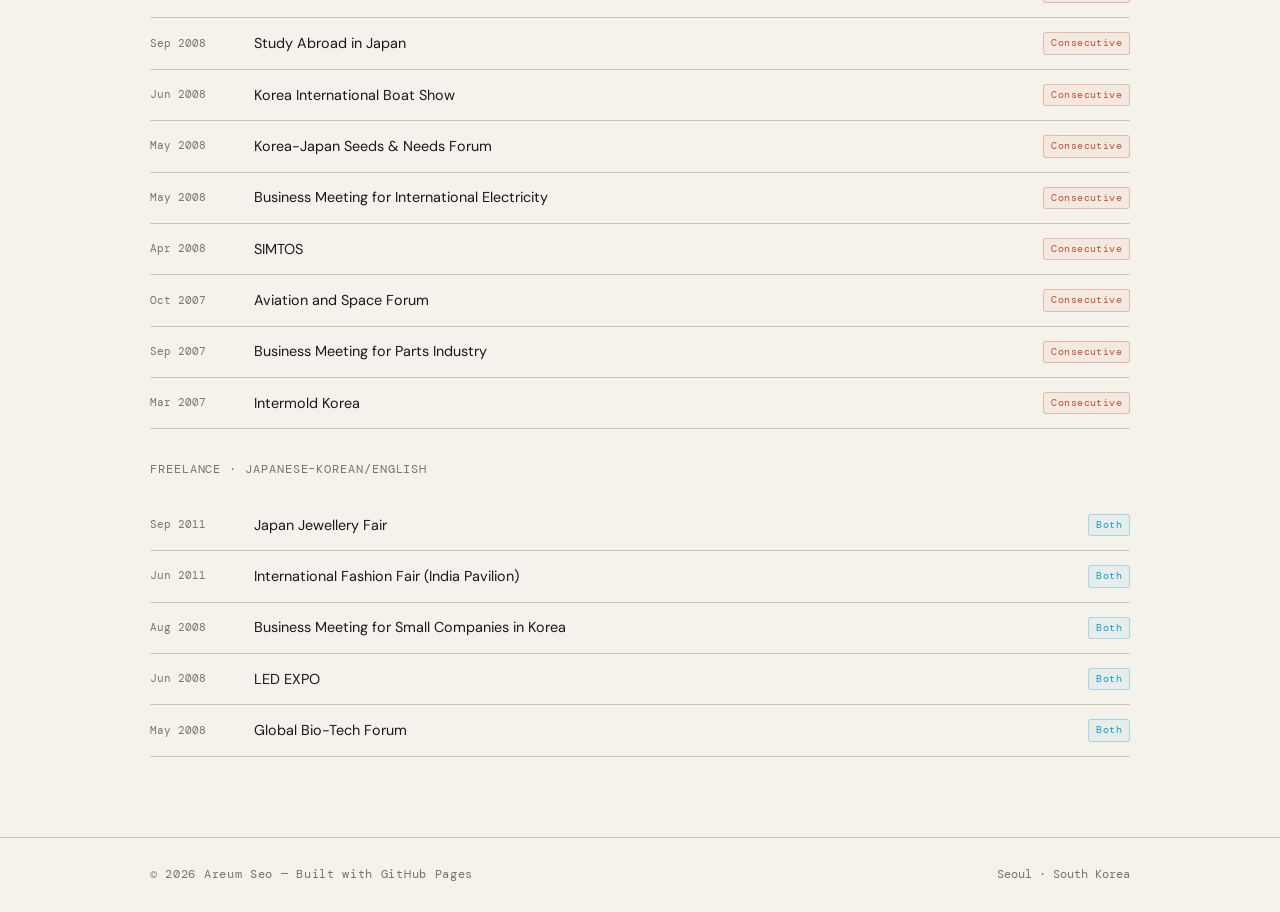
<file: work-experience.html>
<!DOCTYPE html>
<html lang="en">
<head>
  <meta charset="UTF-8" />
  <meta name="viewport" content="width=device-width, initial-scale=1.0" />
  <title>Work Experience — Areum Seo</title>
  <meta name="description" content="Translation, interpretation, and achievement work by Areum Seo." />
  <!-- Google tag (gtag.js) -->
  <script async src="https://www.googletagmanager.com/gtag/js?id=G-6J8PH9CVDJ"></script>
  <script>
    window.dataLayer = window.dataLayer || [];
    function gtag(){dataLayer.push(arguments);}
    gtag('js', new Date());
    gtag('config', 'G-6J8PH9CVDJ');
  </script>
  <link rel="preconnect" href="https://fonts.googleapis.com">
  <link rel="preconnect" href="https://fonts.gstatic.com" crossorigin>
  <link href="https://fonts.googleapis.com/css2?family=DM+Serif+Display:ital@0;1&family=DM+Mono:wght@400;500&family=DM+Sans:ital,opsz,wght@0,9..40,300;0,9..40,400;0,9..40,500;1,9..40,300&display=swap" rel="stylesheet">
  <style>
    :root {
      --bg: #f5f2eb;
      --bg2: #ece8df;
      --ink: #1a1714;
      --ink2: #4a453e;
      --ink3: #7a7268;
      --rule: #ccc6b8;
      --accent: #c94b2a;
      --snowflake: #00A1D9;
      --max: 1100px;
    }

    * { box-sizing: border-box; margin: 0; padding: 0; }
    html { scroll-behavior: smooth; }

    body {
      font-family: 'DM Sans', sans-serif;
      background: var(--bg);
      color: var(--ink);
      line-height: 1.6;
      font-size: 15px;
    }

    a { color: inherit; text-decoration: none; }

    /* ── NAV ── */
    nav {
      position: sticky;
      top: 0;
      z-index: 50;
      background: var(--bg);
      border-bottom: 1px solid var(--rule);
      padding: 0 clamp(20px, 5vw, 60px);
    }

    .nav-inner {
      max-width: var(--max);
      margin: 0 auto;
      display: flex;
      align-items: center;
      justify-content: space-between;
      height: 56px;
      gap: 20px;
    }

    .brand {
      font-family: 'DM Mono', monospace;
      font-size: 0.78rem;
      letter-spacing: 0.12em;
      text-transform: uppercase;
      color: var(--ink);
    }

    .nav-menu {
      display: flex;
      gap: 28px;
      font-size: 0.88rem;
      color: var(--ink3);
      list-style: none;
    }

    .nav-menu a:hover { color: var(--ink); }

    .nav-tag {
      font-family: 'DM Mono', monospace;
      font-size: 0.72rem;
      color: var(--snowflake);
      border: 1px solid var(--snowflake);
      padding: 3px 8px;
      border-radius: 3px;
      opacity: 0.8;
    }

    /* ── WRAP ── */
    .wrap {
      max-width: var(--max);
      margin: 0 auto;
      padding: 0 clamp(20px, 5vw, 60px);
    }

    /* ── PAGE HEADER ── */
    .page-header {
      padding: clamp(48px, 8vw, 80px) clamp(20px, 5vw, 60px) 0;
      max-width: calc(var(--max) + 120px);
      margin: 0 auto;
    }

    .back-link {
      display: inline-flex;
      align-items: center;
      gap: 6px;
      font-family: 'DM Mono', monospace;
      font-size: 0.72rem;
      letter-spacing: 0.06em;
      color: var(--ink3);
      margin-bottom: 28px;
      transition: color 0.15s;
    }

    .back-link:hover { color: var(--accent); }

    .page-eyebrow {
      font-family: 'DM Mono', monospace;
      font-size: 0.72rem;
      letter-spacing: 0.1em;
      text-transform: uppercase;
      color: var(--ink3);
      margin-bottom: 14px;
    }

    .page-title {
      font-family: 'DM Serif Display', serif;
      font-size: clamp(2.2rem, 5.5vw, 4rem);
      line-height: 0.95;
      letter-spacing: -0.02em;
      max-width: 700px;
    }

    .page-desc {
      margin-top: 20px;
      font-size: 1rem;
      color: var(--ink3);
      max-width: 620px;
      line-height: 1.65;
      padding-bottom: 36px;
      border-bottom: 1px solid var(--rule);
    }

    /* ── SECTIONS ── */
    .section {
      padding: 56px 0 0;
    }

    .section-header {
      display: grid;
      grid-template-columns: 200px 1fr;
      gap: 40px;
      align-items: start;
      padding-bottom: 18px;
      border-bottom: 1px solid var(--rule);
      margin-bottom: 32px;
    }

    .section-num {
      font-family: 'DM Mono', monospace;
      font-size: 0.72rem;
      letter-spacing: 0.1em;
      color: var(--ink3);
      padding-top: 5px;
    }

    .section-title {
      font-family: 'DM Serif Display', serif;
      font-size: clamp(1.5rem, 3vw, 2.2rem);
      letter-spacing: -0.02em;
      line-height: 1;
    }

    /* ── JOB ENTRIES ── */
    .job-list {
      display: flex;
      flex-direction: column;
      gap: 0;
    }

    .job-entry {
      display: grid;
      grid-template-columns: 200px 1fr;
      gap: 40px;
      padding: 28px 0;
      border-bottom: 1px solid var(--rule);
      position: relative;
    }

    .job-entry::before {
      content: '';
      position: absolute;
      left: -20px;
      top: 0; bottom: 0;
      width: 3px;
      background: var(--accent);
      transform: scaleY(0);
      transform-origin: bottom;
      transition: transform 0.2s ease;
    }

    .job-entry:hover::before { transform: scaleY(1); }

    .job-meta {
      padding-top: 3px;
    }

    .job-company {
      font-family: 'DM Mono', monospace;
      font-size: 0.72rem;
      letter-spacing: 0.04em;
      color: var(--ink3);
      margin-bottom: 4px;
    }

    .job-period {
      font-family: 'DM Mono', monospace;
      font-size: 0.68rem;
      color: var(--accent);
    }

    .job-body h3 {
      font-size: 1rem;
      font-weight: 500;
      margin-bottom: 10px;
    }

    .job-body ul {
      list-style: none;
      display: flex;
      flex-direction: column;
      gap: 6px;
    }

    .job-body ul li {
      font-size: 0.88rem;
      color: var(--ink3);
      line-height: 1.55;
      padding-left: 14px;
      position: relative;
    }

    .job-body ul li::before {
      content: '—';
      position: absolute;
      left: 0;
      color: var(--rule);
    }

    /* ── INTERPRETATION EVENTS ── */
    .event-list {
      display: flex;
      flex-direction: column;
      gap: 0;
    }

    .event-entry {
      display: grid;
      grid-template-columns: 80px 1fr auto;
      gap: 24px;
      align-items: center;
      padding: 14px 0;
      border-bottom: 1px solid var(--rule);
      position: relative;
    }

    .event-entry::before {
      content: '';
      position: absolute;
      left: -20px;
      top: 0; bottom: 0;
      width: 3px;
      background: var(--accent);
      transform: scaleY(0);
      transform-origin: bottom;
      transition: transform 0.2s ease;
    }

    .event-entry:hover::before { transform: scaleY(1); }

    .event-date {
      font-family: 'DM Mono', monospace;
      font-size: 0.7rem;
      color: var(--ink3);
      white-space: nowrap;
    }

    .event-title {
      font-size: 0.9rem;
      color: var(--ink);
      line-height: 1.45;
    }

    .event-tag {
      font-family: 'DM Mono', monospace;
      font-size: 0.64rem;
      letter-spacing: 0.04em;
      color: var(--ink3);
      border: 1px solid var(--rule);
      border-radius: 3px;
      padding: 2px 7px;
      background: var(--bg2);
      white-space: nowrap;
    }

    .event-tag.consec {
      color: var(--accent);
      border-color: rgba(201,75,42,0.3);
      background: rgba(201,75,42,0.05);
    }

    .event-tag.simul {
      color: var(--snowflake);
      border-color: rgba(0,161,217,0.3);
      background: rgba(0,161,217,0.05);
    }

    /* ── ACHIEVEMENT ENTRIES ── */
    .achievement-grid {
      display: grid;
      grid-template-columns: 1fr 1fr;
      gap: 0;
      border: 1px solid var(--rule);
      border-radius: 6px;
      overflow: hidden;
    }

    .achievement-cell {
      padding: 28px 32px;
      border-right: 1px solid var(--rule);
      border-bottom: 1px solid var(--rule);
    }

    .achievement-cell:nth-child(even) { border-right: none; }
    .achievement-cell:nth-last-child(-n+2) { border-bottom: none; }

    .achievement-label {
      font-family: 'DM Mono', monospace;
      font-size: 0.68rem;
      letter-spacing: 0.1em;
      text-transform: uppercase;
      color: var(--accent);
      margin-bottom: 10px;
    }

    .achievement-cell h3 {
      font-size: 0.95rem;
      font-weight: 500;
      margin-bottom: 10px;
    }

    .achievement-item {
      font-size: 0.86rem;
      color: var(--ink3);
      line-height: 1.7;
      padding-left: 14px;
      position: relative;
    }

    .achievement-item::before {
      content: '—';
      position: absolute;
      left: 0;
      color: var(--rule);
    }

    .achievement-sub {
      font-size: 0.82rem;
      color: var(--ink3);
      padding-left: 24px;
      line-height: 1.6;
    }

    /* ── FOOTER ── */
    footer {
      margin-top: 80px;
      border-top: 1px solid var(--rule);
      padding: 28px 0;
    }

    .footer-inner {
      display: flex;
      justify-content: space-between;
      align-items: center;
      flex-wrap: wrap;
      gap: 12px;
    }

    .footer-left {
      font-family: 'DM Mono', monospace;
      font-size: 0.72rem;
      letter-spacing: 0.06em;
      color: var(--ink3);
    }

    .footer-right {
      font-family: 'DM Mono', monospace;
      font-size: 0.72rem;
      color: var(--ink3);
    }

    /* ── ANIMATIONS ── */
    .fade-up {
      opacity: 0;
      transform: translateY(20px);
      transition: opacity 0.5s ease, transform 0.5s ease;
    }

    .fade-up.visible {
      opacity: 1;
      transform: none;
    }

    /* ── RESPONSIVE ── */
    @media (max-width: 860px) {
      .section-header { grid-template-columns: 1fr; gap: 8px; }
      .job-entry { grid-template-columns: 1fr; gap: 8px; }
      .event-entry { grid-template-columns: 64px 1fr; }
      .event-tag { display: none; }
      .achievement-grid { grid-template-columns: 1fr; }
      .achievement-cell { border-right: none; }
      .achievement-cell:nth-last-child(-n+2) { border-bottom: 1px solid var(--rule); }
      .achievement-cell:last-child { border-bottom: none; }
    }
    @media (max-width: 640px) {
      .nav-tag { display: none; }
      .nav-inner { gap: 14px; }
      .nav-menu { gap: 14px; font-size: 0.82rem; overflow-x: auto; scrollbar-width: none; }
      .nav-menu { min-width: 0; }
      .nav-menu li, .brand { flex: none; white-space: nowrap; }
    }
  </style>
</head>
<body>

  <!-- NAV -->
  <nav>
    <div class="nav-inner">
      <a class="brand" href="index.html">areum.seo</a>
      <ul class="nav-menu">
        <li><a href="index.html#about">about</a></li>
        <li><a href="index.html#projects">projects</a></li>
        <li><a href="index.html#work">work</a></li>
        <li><a href="index.html#archive">archive</a></li>
        <li><a href="competency-map/">competencies</a></li>
        <li><a href="index.html#contact">contact</a></li>
      </ul>
      <a href="https://www.snowflake.com/ko/" target="_blank" class="nav-tag">@ Snowflake</a>
    </div>
  </nav>

  <!-- PAGE HEADER -->
  <div class="page-header">
    <a class="back-link" href="index.html">← Back to main</a>
    <div class="page-eyebrow">03 — work</div>
    <h1 class="page-title">Translation,<br>Interpretation<br>& Achievement</h1>
    <p class="page-desc">
      A full record of translation, localization, and interpretation work across Korean, Japanese, and English — spanning gaming, technical docs, legal, marketing, media, and live events.
    </p>
  </div>

  <main class="wrap">

    <!-- ACHIEVEMENT -->
    <section class="section fade-up">
      <div class="section-header">
        <div class="section-num">01 — achievement</div>
        <h2 class="section-title">Achievement</h2>
      </div>
      <div class="achievement-grid">

        <div class="achievement-cell">
          <div class="achievement-label">Game Translation · English–Korean</div>
          <h3><a href="https://store.steampowered.com/app/913740/WORLD_OF_HORROR/?l=koreana" target="_blank" style="color:var(--ink);text-decoration:underline;text-underline-offset:3px;">World of Horror</a></h3>
          <div class="achievement-item">Ysbryd Games</div>
        </div>

        <div class="achievement-cell">
          <div class="achievement-label">Website Translation · Korean–English</div>
          <h3><a href="https://www.caif.co.kr/eng/" target="_blank" style="color:var(--ink);text-decoration:underline;text-underline-offset:3px;">Clean Air International Forum (CAIF)</a></h3>
          <div class="achievement-item">2025 CAIF</div>
          <div class="achievement-item">2024 CAIF</div>
          <div class="achievement-item">2023 CAIF</div>
        </div>

        <div class="achievement-cell">
          <div class="achievement-label">Interpretation · Japanese–Korean/English</div>
          <h3>Hulu Original</h3>
          <div class="achievement-item"><a href="https://news.hulu.jp/challenger_tomohisa_yamashita/" target="_blank" style="color:var(--ink3);text-decoration:underline;text-underline-offset:3px;">Huluオリジナル「挑戦者・山下智久」, July 2023</a></div>
        </div>

        <div class="achievement-cell">
          <div class="achievement-label">Subtitle Translation · Korean–Japanese</div>
          <h3>ABEMA TV: 少年ファンタジー<br>～放課後のときめきシーズン2～</h3>
          <div class="achievement-sub">
            <a href="https://www.youtube.com/watch?v=7ONl735_yNU" target="_blank" style="color:var(--ink3);text-decoration:underline;text-underline-offset:3px;">第1話 先行映像</a> – <a href="https://www.youtube.com/watch?v=qTnoaFp8Rrs" target="_blank" style="color:var(--ink3);text-decoration:underline;text-underline-offset:3px;">第11話 先行映像</a>
          </div>
        </div>

      </div>
    </section>

    <!-- TRANSLATION -->
    <section class="section fade-up">
      <div class="section-header">
        <div class="section-num">02 — translation</div>
        <h2 class="section-title">Translation</h2>
      </div>
      <div class="job-list">

        <div class="job-entry">
          <div class="job-meta">
            <div class="job-company">kakaopiccoma Corp.</div>
            <div class="job-period">2024 – 2025</div>
          </div>
          <div class="job-body">
            <h3>In-House Interpreter / Translator</h3>
          </div>
        </div>

        <div class="job-entry">
          <div class="job-meta">
            <div class="job-company">TransPerfect</div>
            <div class="job-period">2021 – present</div>
          </div>
          <div class="job-body">
            <h3>Freelance Translator / Proofreader / QSR Reviewer</h3>
          </div>
        </div>

        <div class="job-entry">
          <div class="job-meta">
            <div class="job-company">Lionbridge Technologies</div>
            <div class="job-period">2019 – present</div>
          </div>
          <div class="job-body">
            <h3>Freelance Translator / Reviewer / LQA Specialist</h3>
          </div>
        </div>

        <div class="job-entry">
          <div class="job-meta">
            <div class="job-company">Snowflake</div>
            <div class="job-period">2023 – 2024</div>
          </div>
          <div class="job-body">
            <h3>Language Lead</h3>
          </div>
        </div>

        <div class="job-entry">
          <div class="job-meta">
            <div class="job-company">Lionbridge Technologies</div>
            <div class="job-period">2020 – 2021</div>
          </div>
          <div class="job-body">
            <h3>Translation Unit Lead (TUL)</h3>
          </div>
        </div>

        <div class="job-entry">
          <div class="job-meta">
            <div class="job-company">Flitto Inc.</div>
            <div class="job-period">2019 – 2020</div>
          </div>
          <div class="job-body">
            <h3>Project Manager</h3>
          </div>
        </div>

        <div class="job-entry">
          <div class="job-meta">
            <div class="job-company">NHN Japan Corp.</div>
            <div class="job-period">2015 – 2017</div>
          </div>
          <div class="job-body">
            <h3>In-House Translator</h3>
          </div>
        </div>

      </div>
    </section>

    <!-- INTERPRETATION -->
    <section class="section fade-up">
      <div class="section-header">
        <div class="section-num">03 — interpretation</div>
        <h2 class="section-title">Interpretation</h2>
      </div>

      <div class="job-list" style="margin-bottom: 40px;">

        <div class="job-entry">
          <div class="job-meta">
            <div class="job-company">Arches</div>
            <div class="job-period">2022 – present</div>
          </div>
          <div class="job-body">
            <h3>Freelance Interpreter</h3>
          </div>
        </div>

        <div class="job-entry">
          <div class="job-meta">
            <div class="job-company">kakaopiccoma Corp.</div>
            <div class="job-period">2021 – 2024</div>
          </div>
          <div class="job-body">
            <h3>Freelance In-House Interpreter</h3>
          </div>
        </div>

        <div class="job-entry">
          <div class="job-meta">
            <div class="job-company">NHN comico Corp.</div>
            <div class="job-period">2015 – 2017</div>
          </div>
          <div class="job-body">
            <h3>In-House Interpreter</h3>
          </div>
        </div>

      </div>

      <p style="font-family:'DM Mono',monospace;font-size:0.72rem;letter-spacing:0.08em;text-transform:uppercase;color:var(--ink3);margin-bottom:20px;">Freelance · 2007 – present · Japanese–Korean</p>
      <div class="event-list">
        <div class="event-entry"><div class="event-date">Apr 2023</div><div class="event-title">kakaogames Japan: 'ODIN' Press Release</div><span class="event-tag consec">Consecutive</span></div>
        <div class="event-entry"><div class="event-date">Jul 2023</div><div class="event-title">Huluオリジナル「挑戦者・山下智久」</div><span class="event-tag simul">Both</span></div>
        <div class="event-entry"><div class="event-date">Sep 2014</div><div class="event-title">Korea-Japan Parts Industry Fair</div><span class="event-tag consec">Consecutive</span></div>
        <div class="event-entry"><div class="event-date">Apr 2014</div><div class="event-title">Business Meeting for Small Companies in Korea</div><span class="event-tag consec">Consecutive</span></div>
        <div class="event-entry"><div class="event-date">Mar 2014</div><div class="event-title">Trade Delegation from Ulsan for Japan</div><span class="event-tag consec">Consecutive</span></div>
        <div class="event-entry"><div class="event-date">Jul 2013</div><div class="event-title">Korea-Japan ICT Partnering in KDDI</div><span class="event-tag consec">Consecutive</span></div>
        <div class="event-entry"><div class="event-date">Jun 2013</div><div class="event-title">Smart Korea Forum in Japan</div><span class="event-tag consec">Consecutive</span></div>
        <div class="event-entry"><div class="event-date">Dec 2012</div><div class="event-title">Korea-Japan ICT Partnering Forum</div><span class="event-tag consec">Consecutive</span></div>
        <div class="event-entry"><div class="event-date">Jun 2012</div><div class="event-title">Korea IT EXPO Business Meeting</div><span class="event-tag consec">Consecutive</span></div>
        <div class="event-entry"><div class="event-date">Feb 2012</div><div class="event-title">Business Meeting for Machine Companies</div><span class="event-tag consec">Consecutive</span></div>
        <div class="event-entry"><div class="event-date">Nov 2011</div><div class="event-title">Business Meeting for Auto Parts Industries</div><span class="event-tag consec">Consecutive</span></div>
        <div class="event-entry"><div class="event-date">Nov 2011</div><div class="event-title">Business Meeting for Small Companies in Korea</div><span class="event-tag consec">Consecutive</span></div>
        <div class="event-entry"><div class="event-date">Sep 2011</div><div class="event-title">Korea Green Business Meetings 2011</div><span class="event-tag consec">Consecutive</span></div>
        <div class="event-entry"><div class="event-date">Oct 2010</div><div class="event-title">Foodex Japan</div><span class="event-tag consec">Consecutive</span></div>
        <div class="event-entry"><div class="event-date">Mar 2009</div><div class="event-title">Intermold Korea</div><span class="event-tag consec">Consecutive</span></div>
        <div class="event-entry"><div class="event-date">Nov 2008</div><div class="event-title">Global Mobile Vision</div><span class="event-tag consec">Consecutive</span></div>
        <div class="event-entry"><div class="event-date">Sep 2008</div><div class="event-title">Study Abroad in Japan</div><span class="event-tag consec">Consecutive</span></div>
        <div class="event-entry"><div class="event-date">Jun 2008</div><div class="event-title">Korea International Boat Show</div><span class="event-tag consec">Consecutive</span></div>
        <div class="event-entry"><div class="event-date">May 2008</div><div class="event-title">Korea-Japan Seeds & Needs Forum</div><span class="event-tag consec">Consecutive</span></div>
        <div class="event-entry"><div class="event-date">May 2008</div><div class="event-title">Business Meeting for International Electricity</div><span class="event-tag consec">Consecutive</span></div>
        <div class="event-entry"><div class="event-date">Apr 2008</div><div class="event-title">SIMTOS</div><span class="event-tag consec">Consecutive</span></div>
        <div class="event-entry"><div class="event-date">Oct 2007</div><div class="event-title">Aviation and Space Forum</div><span class="event-tag consec">Consecutive</span></div>
        <div class="event-entry"><div class="event-date">Sep 2007</div><div class="event-title">Business Meeting for Parts Industry</div><span class="event-tag consec">Consecutive</span></div>
        <div class="event-entry"><div class="event-date">Mar 2007</div><div class="event-title">Intermold Korea</div><span class="event-tag consec">Consecutive</span></div>
      </div>

      <p style="font-family:'DM Mono',monospace;font-size:0.72rem;letter-spacing:0.08em;text-transform:uppercase;color:var(--ink3);margin: 32px 0 20px;">Freelance · Japanese–Korean/English</p>
      <div class="event-list">
        <div class="event-entry"><div class="event-date">Sep 2011</div><div class="event-title">Japan Jewellery Fair</div><span class="event-tag simul">Both</span></div>
        <div class="event-entry"><div class="event-date">Jun 2011</div><div class="event-title">International Fashion Fair (India Pavilion)</div><span class="event-tag simul">Both</span></div>
        <div class="event-entry"><div class="event-date">Aug 2008</div><div class="event-title">Business Meeting for Small Companies in Korea</div><span class="event-tag simul">Both</span></div>
        <div class="event-entry"><div class="event-date">Jun 2008</div><div class="event-title">LED EXPO</div><span class="event-tag simul">Both</span></div>
        <div class="event-entry"><div class="event-date">May 2008</div><div class="event-title">Global Bio-Tech Forum</div><span class="event-tag simul">Both</span></div>
      </div>
    </section>

  </main>

  <!-- FOOTER -->
  <footer>
    <div class="wrap footer-inner">
      <div class="footer-left">© <span id="year"></span> Areum Seo — Built with GitHub Pages</div>
      <div class="footer-right">Seoul · South Korea</div>
    </div>
  </footer>

  <script>
    document.getElementById('year').textContent = new Date().getFullYear();

    const observer = new IntersectionObserver((entries) => {
      entries.forEach(e => {
        if (e.isIntersecting) e.target.classList.add('visible');
      });
    }, { threshold: 0.08 });

    document.querySelectorAll('.fade-up').forEach(el => observer.observe(el));
  </script>
</body>
</html>
</file>
<file: competency-map/map.css>
/* Technical Competency Map — site header, nav, type, colours and footer follow ../index.html.
   DM fonts are self-hosted here (same families as the homepage; SIL OFL 1.1, see fonts/OFL.txt). */
@font-face { font-family: 'DM Sans'; font-weight: 300; font-display: swap; src: url('fonts/dm-sans-latin-300-normal.woff2') format('woff2'); }
@font-face { font-family: 'DM Sans'; font-weight: 400; font-display: swap; src: url('fonts/dm-sans-latin-400-normal.woff2') format('woff2'); }
@font-face { font-family: 'DM Sans'; font-weight: 500; font-display: swap; src: url('fonts/dm-sans-latin-500-normal.woff2') format('woff2'); }
@font-face { font-family: 'DM Mono'; font-weight: 400; font-display: swap; src: url('fonts/dm-mono-latin-400-normal.woff2') format('woff2'); }
@font-face { font-family: 'DM Mono'; font-weight: 500; font-display: swap; src: url('fonts/dm-mono-latin-500-normal.woff2') format('woff2'); }
@font-face { font-family: 'DM Serif Display'; font-weight: 400; font-display: swap; src: url('fonts/dm-serif-display-latin-400-normal.woff2') format('woff2'); }

:root {
  --bg: #f5f2eb;
  --bg2: #ece8df;
  --ink: #1a1714;
  --ink2: #4a453e;
  --ink3: #6f675d;
  --rule: #ccc6b8;
  --accent: #c94b2a;
  --snowflake: #00A1D9;
  --max: none; /* homepage leaves --max unset, so content spans the padded width */
  --read: 720px;
  --k-ai: #6b3fa0;
  --k-rule: #2f6b45;
  --k-human: #c94b2a;
  --k-data: #00799f;
  --k-app: #4a453e;
}

* { box-sizing: border-box; margin: 0; padding: 0; }
html { scroll-behavior: smooth; scroll-padding-top: 110px; }
body { font-family: 'DM Sans', sans-serif; background: var(--bg); color: var(--ink); line-height: 1.6; font-size: 15px; overflow-wrap: anywhere; }
a { color: inherit; text-decoration: none; }
:focus-visible { outline: 2px solid var(--accent); outline-offset: 2px; border-radius: 2px; }
.skip-link { position: absolute; left: -999px; top: 8px; background: var(--ink); color: var(--bg); padding: 6px 12px; z-index: 100; }
.skip-link:focus { left: 8px; }
ul, ol { padding-left: 1.2em; }
main:focus { outline: none; }

/* ── NAV (as homepage) ── */
nav[aria-label="Site"] { position: sticky; top: 0; z-index: 50; background: var(--bg); border-bottom: 1px solid var(--rule); padding: 0 clamp(20px, 5vw, 60px); }
.nav-inner { max-width: var(--max); margin: 0 auto; display: flex; align-items: center; justify-content: space-between; height: 56px; gap: 20px; }
.brand { font-family: 'DM Mono', monospace; font-size: 0.78rem; letter-spacing: 0.12em; text-transform: uppercase; color: var(--ink); }
.nav-menu { display: flex; gap: 28px; font-size: 0.88rem; color: var(--ink3); list-style: none; padding: 0; }
.nav-menu a:hover { color: var(--ink); }
.nav-menu li, .brand { flex: none; white-space: nowrap; }
.nav-menu { min-width: 0; }
.nav-menu a.active { color: var(--ink); border-bottom: 1px solid var(--accent); padding-bottom: 2px; }
.nav-tag { font-family: 'DM Mono', monospace; font-size: 0.72rem; color: var(--snowflake); border: 1px solid var(--snowflake); padding: 3px 8px; border-radius: 3px; opacity: 0.8; white-space: nowrap; }

/* ── PAGE HEADER ── */
.page-header { padding: clamp(56px, 9vw, 96px) clamp(20px, 5vw, 60px) 32px; margin: 0 auto; }
.page-eyebrow { font-family: 'DM Mono', monospace; font-size: 0.75rem; letter-spacing: 0.08em; color: var(--ink3); margin-bottom: 20px; text-transform: lowercase; }
.page-title { font-family: 'DM Serif Display', serif; font-weight: 400; font-size: clamp(2.6rem, 7vw, 5rem); line-height: 0.95; letter-spacing: -0.02em; max-width: 820px; }
.page-subtitle { font-family: 'DM Serif Display', serif; font-style: italic; font-size: clamp(1.2rem, 2.4vw, 1.6rem); color: var(--accent); margin-top: 16px; }
.page-desc { margin-top: 22px; font-size: 1.05rem; color: var(--ink2); max-width: 640px; line-height: 1.7; }
.page-note { margin-top: 16px; font-size: 0.84rem; color: var(--ink3); max-width: 640px; border-left: 2px solid var(--rule); padding-left: 12px; }

/* ── IN-PAGE NAV ── */
.subnav { position: sticky; top: 56px; z-index: 40; background: var(--bg); border-top: 1px solid var(--rule); border-bottom: 1px solid var(--rule); padding: 0 clamp(20px, 5vw, 60px); }
.subnav-list { max-width: var(--max); margin: 0 auto; list-style: none; padding: 0; display: flex; gap: 22px; overflow-x: auto; scrollbar-width: none; }
.subnav-list::-webkit-scrollbar { display: none; }
.subnav-list a { display: block; padding: 10px 0; font-family: 'DM Mono', monospace; font-size: 0.74rem; letter-spacing: 0.04em; color: var(--ink3); white-space: nowrap; border-bottom: 2px solid transparent; }
.subnav-list a:hover, .subnav-list a[aria-current="true"] { color: var(--ink); border-bottom-color: var(--accent); }

/* ── SECTIONS (as homepage) ── */
.wrap { max-width: var(--max); margin: 0 auto; padding: 0 clamp(20px, 5vw, 60px); }
.section { padding: 72px 0 0; }
.section-header { display: grid; grid-template-columns: 200px 1fr; gap: 40px; align-items: start; padding-bottom: 20px; border-bottom: 1px solid var(--rule); margin-bottom: 28px; }
.section-num { font-family: 'DM Mono', monospace; font-size: 0.72rem; letter-spacing: 0.1em; color: var(--ink3); padding-top: 5px; }
.section-title { font-family: 'DM Serif Display', serif; font-weight: 400; font-size: clamp(2rem, 4vw, 3rem); letter-spacing: -0.02em; line-height: 1; }
.lead { color: var(--ink2); max-width: var(--read); margin-bottom: 20px; }
.count { font-family: 'DM Mono', monospace; font-size: 0.72rem; color: var(--ink3); margin: 10px 0 14px; }
.noscript { padding: 20px 0; }

/* tags & chips */
.tags { list-style: none; padding: 0; display: flex; flex-wrap: wrap; gap: 5px 6px; }
.tag { font-family: 'DM Mono', monospace; font-size: 0.7rem; background: var(--bg2); color: var(--ink2); padding: 2px 8px; border-radius: 2px; display: inline-block; }
.chips { display: flex; flex-wrap: wrap; gap: 8px; }
.chip { font: inherit; font-size: 0.82rem; cursor: pointer; background: transparent; color: var(--ink2); border: 1px solid var(--rule); border-radius: 20px; padding: 4px 12px; }
.chip:hover { border-color: var(--ink); color: var(--ink); }
.chip[aria-pressed="true"] { background: var(--ink); color: var(--bg); border-color: var(--ink); }
.btn-link { font: inherit; font-family: 'DM Mono', monospace; font-size: 0.74rem; background: none; border: none; color: var(--accent); cursor: pointer; padding: 0; }
.btn-link:hover { text-decoration: underline; }

/* ── 01 AREAS ── */
.area-grid { display: grid; grid-template-columns: repeat(2, minmax(0, 1fr)); border-top: 1px solid var(--ink); }
.area { padding: 24px 24px 24px 0; border-bottom: 1px solid var(--rule); }
.area:nth-child(odd) { border-right: 1px solid var(--rule); }
.area:nth-child(even) { padding-left: 24px; }
.area h3 { font-family: 'DM Serif Display', serif; font-weight: 400; font-size: 1.45rem; line-height: 1.15; margin-bottom: 8px; }
.area p { color: var(--ink2); font-size: 0.92rem; margin-bottom: 12px; }
.area .area-projects { font-size: 0.82rem; color: var(--ink3); margin-top: 12px; }

/* ── 02 PROJECTS ── */
.card-grid { display: grid; grid-template-columns: repeat(2, minmax(0, 1fr)); gap: 16px; }
.card { border: 1px solid var(--rule); border-radius: 4px; background: #fbf9f4; padding: 20px; display: flex; flex-direction: column; gap: 10px; }
.card-meta { display: flex; flex-wrap: wrap; gap: 8px; align-items: center; font-family: 'DM Mono', monospace; font-size: 0.68rem; letter-spacing: 0.04em; color: var(--ink3); }
.status { color: var(--k-rule); }
.status.designed { color: #8a5a00; }
.status.scope { color: var(--ink3); }
.kind { border: 1px solid var(--ink3); padding: 0 6px; border-radius: 2px; }
.card h3 { font-family: 'DM Serif Display', serif; font-weight: 400; font-size: 1.4rem; line-height: 1.15; }
.card .summary { color: var(--ink2); font-size: 0.92rem; }
.card dl { display: grid; gap: 8px; font-size: 0.9rem; }
.card dt { font-family: 'DM Mono', monospace; font-size: 0.68rem; letter-spacing: 0.06em; text-transform: uppercase; color: var(--ink3); }
.card dd { color: var(--ink); }
.more { border-top: 1px solid var(--rule); padding-top: 10px; margin-top: auto; }
.more summary { cursor: pointer; font-family: 'DM Mono', monospace; font-size: 0.74rem; color: var(--accent); list-style: none; }
.more summary::-webkit-details-marker { display: none; }
.more summary::after { content: ' +'; }
.more[open] summary::after { content: ' −'; }
.more-body { display: grid; gap: 12px; padding-top: 12px; font-size: 0.9rem; }
.more-body h4 { font-family: 'DM Mono', monospace; font-size: 0.68rem; letter-spacing: 0.06em; text-transform: uppercase; color: var(--ink3); font-weight: 500; margin-bottom: 4px; }
.more-body ul { color: var(--ink2); }
.note { border-left: 3px solid #8a5a00; background: var(--bg2); padding: 6px 10px; font-size: 0.86rem; color: var(--ink2); }
.note + .note { margin-top: 6px; }

/* ── 03 MATRIX ── */
.legend { list-style: none; padding: 0; display: flex; flex-wrap: wrap; gap: 6px 20px; font-size: 0.84rem; color: var(--ink2); margin-bottom: 14px; }
.legend strong { font-size: 1rem; margin-right: 4px; }
.matrix-wrap { border: 1px solid var(--rule); border-radius: 4px; background: #fbf9f4; overflow-x: auto; }
table { border-collapse: collapse; width: 100%; font-size: 0.88rem; }
th, td { border-bottom: 1px solid var(--rule); padding: 10px 12px; text-align: left; vertical-align: middle; }
thead th { font-family: 'DM Mono', monospace; font-size: 0.68rem; letter-spacing: 0.04em; font-weight: 500; color: var(--ink2); background: var(--bg2); }
td.mark { text-align: center; font-size: 1.05rem; width: 15%; }
.row-btn { font: inherit; background: none; border: none; cursor: pointer; text-align: left; color: var(--ink); display: flex; gap: 8px; align-items: baseline; padding: 0; }
.row-btn::before { content: '+'; font-family: 'DM Mono', monospace; color: var(--ink3); width: 1ch; flex: none; }
.row-btn[aria-expanded="true"]::before { content: '−'; }
.row-btn:hover { color: var(--accent); }
.detail-row td { background: var(--bg2); font-size: 0.86rem; color: var(--ink2); }
.detail-row dl { display: grid; grid-template-columns: max-content 1fr; gap: 4px 14px; }
.detail-row dt { font-family: 'DM Mono', monospace; font-size: 0.72rem; color: var(--ink3); }
.matrix-cards { display: none; }
.mcard { border-bottom: 1px solid var(--rule); }
.mcard summary { cursor: pointer; padding: 12px 0; display: flex; justify-content: space-between; gap: 12px; list-style: none; }
.mcard summary::-webkit-details-marker { display: none; }
.mcard .marks { font-family: 'DM Mono', monospace; letter-spacing: 0.2em; white-space: nowrap; }
.mcard dl { display: grid; grid-template-columns: max-content 1fr; gap: 6px 12px; padding: 0 0 14px; font-size: 0.86rem; }
.mcard dt { font-family: 'DM Mono', monospace; font-size: 0.72rem; color: var(--ink3); }

/* ── 04 STACK ── */
.search { display: grid; gap: 6px; max-width: 460px; }
.search label { font-family: 'DM Mono', monospace; font-size: 0.7rem; letter-spacing: 0.06em; text-transform: uppercase; color: var(--ink3); }
.search input { font: inherit; font-size: 0.95rem; padding: 8px 12px; border: 1px solid var(--rule); border-radius: 3px; background: #fffdf8; color: var(--ink); }
.search input:focus { border-color: var(--ink); outline: none; }
.stack-list { border-top: 1px solid var(--rule); }
.stack-item { border-bottom: 1px solid var(--rule); }
.stack-item summary { cursor: pointer; display: grid; grid-template-columns: minmax(0, 1fr) minmax(0, 1.4fr); gap: 4px 24px; padding: 12px 0; list-style: none; }
.stack-item summary::-webkit-details-marker { display: none; }
.stack-name { font-weight: 500; }
.stack-name::before { content: '+ '; font-family: 'DM Mono', monospace; color: var(--ink3); }
.stack-item[open] .stack-name::before { content: '− '; }
.stack-use { color: var(--ink2); font-size: 0.9rem; }
.stack-body { padding: 0 0 14px 1.4em; display: grid; gap: 6px; font-size: 0.86rem; color: var(--ink2); }
.stack-body b { font-family: 'DM Mono', monospace; font-weight: 500; font-size: 0.7rem; color: var(--ink3); text-transform: uppercase; letter-spacing: 0.05em; margin-right: 6px; }
.empty { padding: 20px 0; color: var(--ink2); display: flex; gap: 12px; align-items: center; flex-wrap: wrap; }

/* ── 05 ARCHITECTURE ── */
.arch { border: 1px solid var(--rule); border-radius: 4px; background: #fbf9f4; margin-bottom: 14px; }
.arch > summary { cursor: pointer; padding: 16px 20px; list-style: none; display: flex; justify-content: space-between; gap: 12px; align-items: baseline; }
.arch > summary::-webkit-details-marker { display: none; }
.arch > summary h3 { font-family: 'DM Serif Display', serif; font-weight: 400; font-size: 1.3rem; }
.arch > summary span { font-size: 0.86rem; color: var(--ink3); }
.arch > summary::after { content: '+'; font-family: 'DM Mono', monospace; color: var(--ink3); }
.arch[open] > summary::after { content: '−'; }
.arch-body { padding: 0 20px 18px; }
.lane { margin-top: 12px; }
.lane-label { font-family: 'DM Mono', monospace; font-size: 0.68rem; letter-spacing: 0.06em; text-transform: uppercase; color: var(--ink3); margin-bottom: 6px; }
/* Equal-size boxes: every lane in a diagram uses the same number of columns (--cols, set per diagram). */
.flow { list-style: none; padding: 0; display: grid; grid-template-columns: repeat(var(--cols, 4), minmax(0, 1fr)); column-gap: 26px; align-items: stretch; }
.flow li { position: relative; display: flex; }
.flow li + li::before { content: '→'; position: absolute; left: -20px; top: 50%; transform: translateY(-50%); color: var(--ink3); font-family: 'DM Mono', monospace; }
.node { border: 1px solid var(--rule); border-left: 4px solid var(--k-app); background: var(--bg); padding: 6px 10px; font-size: 0.84rem; border-radius: 3px; width: 100%; min-height: 4.4em; line-height: 1.35; }
.legend .node { width: auto; min-height: 0; }
.node small { display: block; font-family: 'DM Mono', monospace; font-size: 0.62rem; letter-spacing: 0.04em; text-transform: uppercase; color: var(--ink3); }
.k-ai { border-left-color: var(--k-ai); } .k-ai small { color: var(--k-ai); }
.k-rule { border-left-color: var(--k-rule); } .k-rule small { color: var(--k-rule); }
.k-human { border-left-color: var(--k-human); } .k-human small { color: var(--k-human); }
.k-data { border-left-color: var(--k-data); } .k-data small { color: var(--k-data); }
.arch-notes { margin-top: 12px; font-size: 0.86rem; color: var(--ink2); }
.patterns { margin-top: 20px; }
.patterns h3 { font-family: 'DM Mono', monospace; font-size: 0.7rem; letter-spacing: 0.06em; text-transform: uppercase; color: var(--ink3); font-weight: 500; margin-bottom: 6px; }
.patterns ul { list-style: none; padding: 0; }
.patterns li { padding: 8px 0; border-bottom: 1px solid var(--rule); font-size: 0.9rem; }

/* ── 06 CONCEPTS ── */
.concept-grid { display: grid; grid-template-columns: repeat(3, minmax(0, 1fr)); gap: 0 24px; border-top: 1px solid var(--rule); }
.concept { border-bottom: 1px solid var(--rule); }
.concept summary { cursor: pointer; padding: 14px 0; list-style: none; display: grid; gap: 4px; }
.concept summary::-webkit-details-marker { display: none; }
.concept h3 { font-size: 1rem; font-weight: 500; }
.concept h3::after { content: ' +'; font-family: 'DM Mono', monospace; color: var(--ink3); font-weight: 400; }
.concept[open] h3::after { content: ' −'; }
.concept .def { font-size: 0.86rem; color: var(--ink2); }
.concept-body { padding: 0 0 16px; display: grid; gap: 8px; font-size: 0.86rem; color: var(--ink2); }
.concept-body h4 { font-family: 'DM Mono', monospace; font-size: 0.66rem; letter-spacing: 0.06em; text-transform: uppercase; color: var(--ink3); font-weight: 500; }
.lvl { font-family: 'DM Mono', monospace; font-size: 0.66rem; color: var(--ink3); }

/* ── FOOTER (as homepage) ── */
footer { margin-top: 96px; border-top: 1px solid var(--rule); padding: 28px 0; }
.footer-inner { display: flex; justify-content: space-between; align-items: center; flex-wrap: wrap; gap: 12px; }
.footer-left, .footer-right { font-family: 'DM Mono', monospace; font-size: 0.72rem; letter-spacing: 0.06em; color: var(--ink3); }

/* ── RESPONSIVE ── */
@media (max-width: 860px) {
  .section-header { grid-template-columns: 1fr; gap: 8px; }
  .card-grid, .area-grid { grid-template-columns: minmax(0, 1fr); }
  .area, .area:nth-child(even) { padding: 20px 0; border-right: none; }
  .area:nth-child(odd) { border-right: none; }
  .concept-grid { grid-template-columns: repeat(2, minmax(0, 1fr)); }
}
@media (max-width: 640px) {
  .nav-tag { display: none; }
  .nav-inner { gap: 14px; }
  .nav-menu { gap: 14px; font-size: 0.82rem; overflow-x: auto; scrollbar-width: none; }
  .matrix-wrap { display: none; }
  .matrix-cards { display: block; border-top: 1px solid var(--rule); }
  .stack-item summary { grid-template-columns: minmax(0, 1fr); }
  .stack-use { padding-left: 1.4em; }
  .concept-grid { grid-template-columns: minmax(0, 1fr); }
  .flow { grid-template-columns: minmax(0, 1fr); row-gap: 22px; }
  .flow li + li::before { content: '↓'; left: 50%; top: -19px; transform: translateX(-50%); }
  .node { min-height: 0; }
  .arch > summary { flex-wrap: wrap; }
}
@media (prefers-reduced-motion: reduce) { html { scroll-behavior: auto; } }
.visually-hidden { position: absolute !important; width: 1px; height: 1px; overflow: hidden; clip: rect(0 0 0 0); white-space: nowrap; }
</file>
